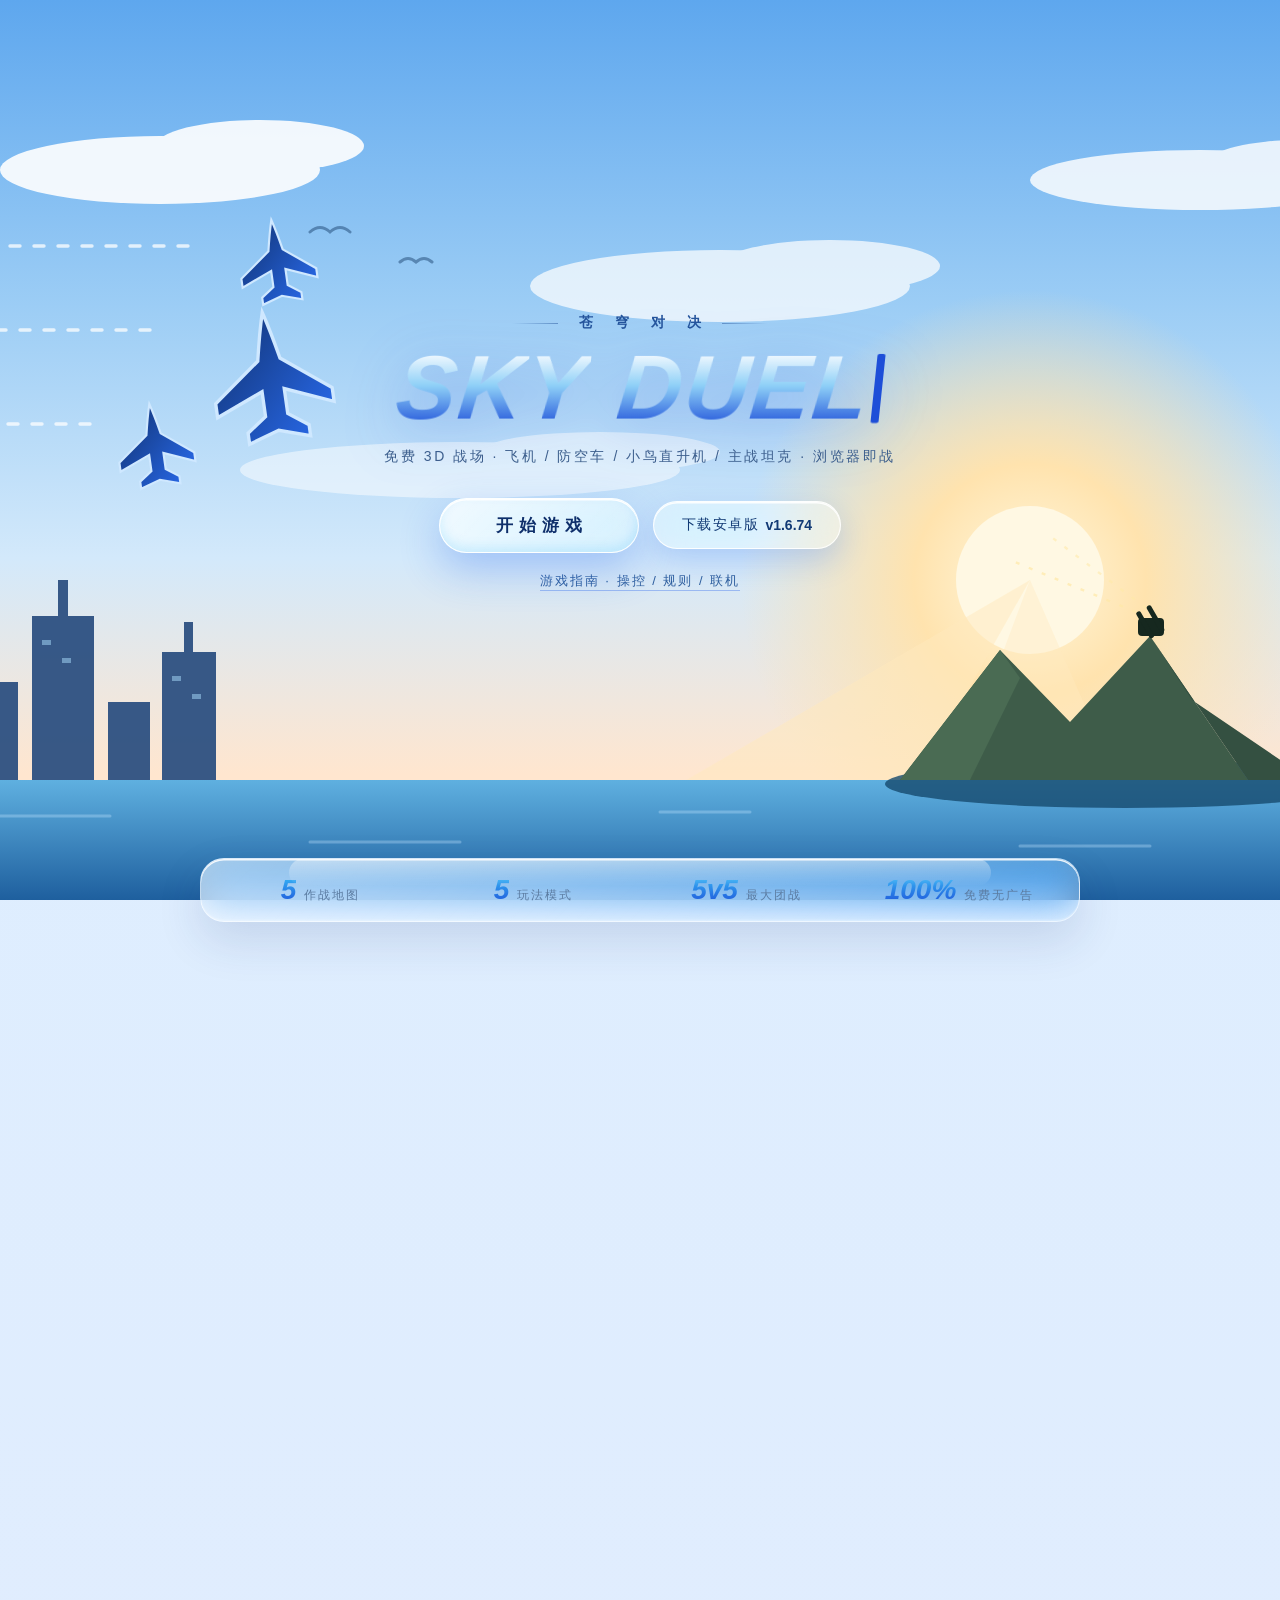
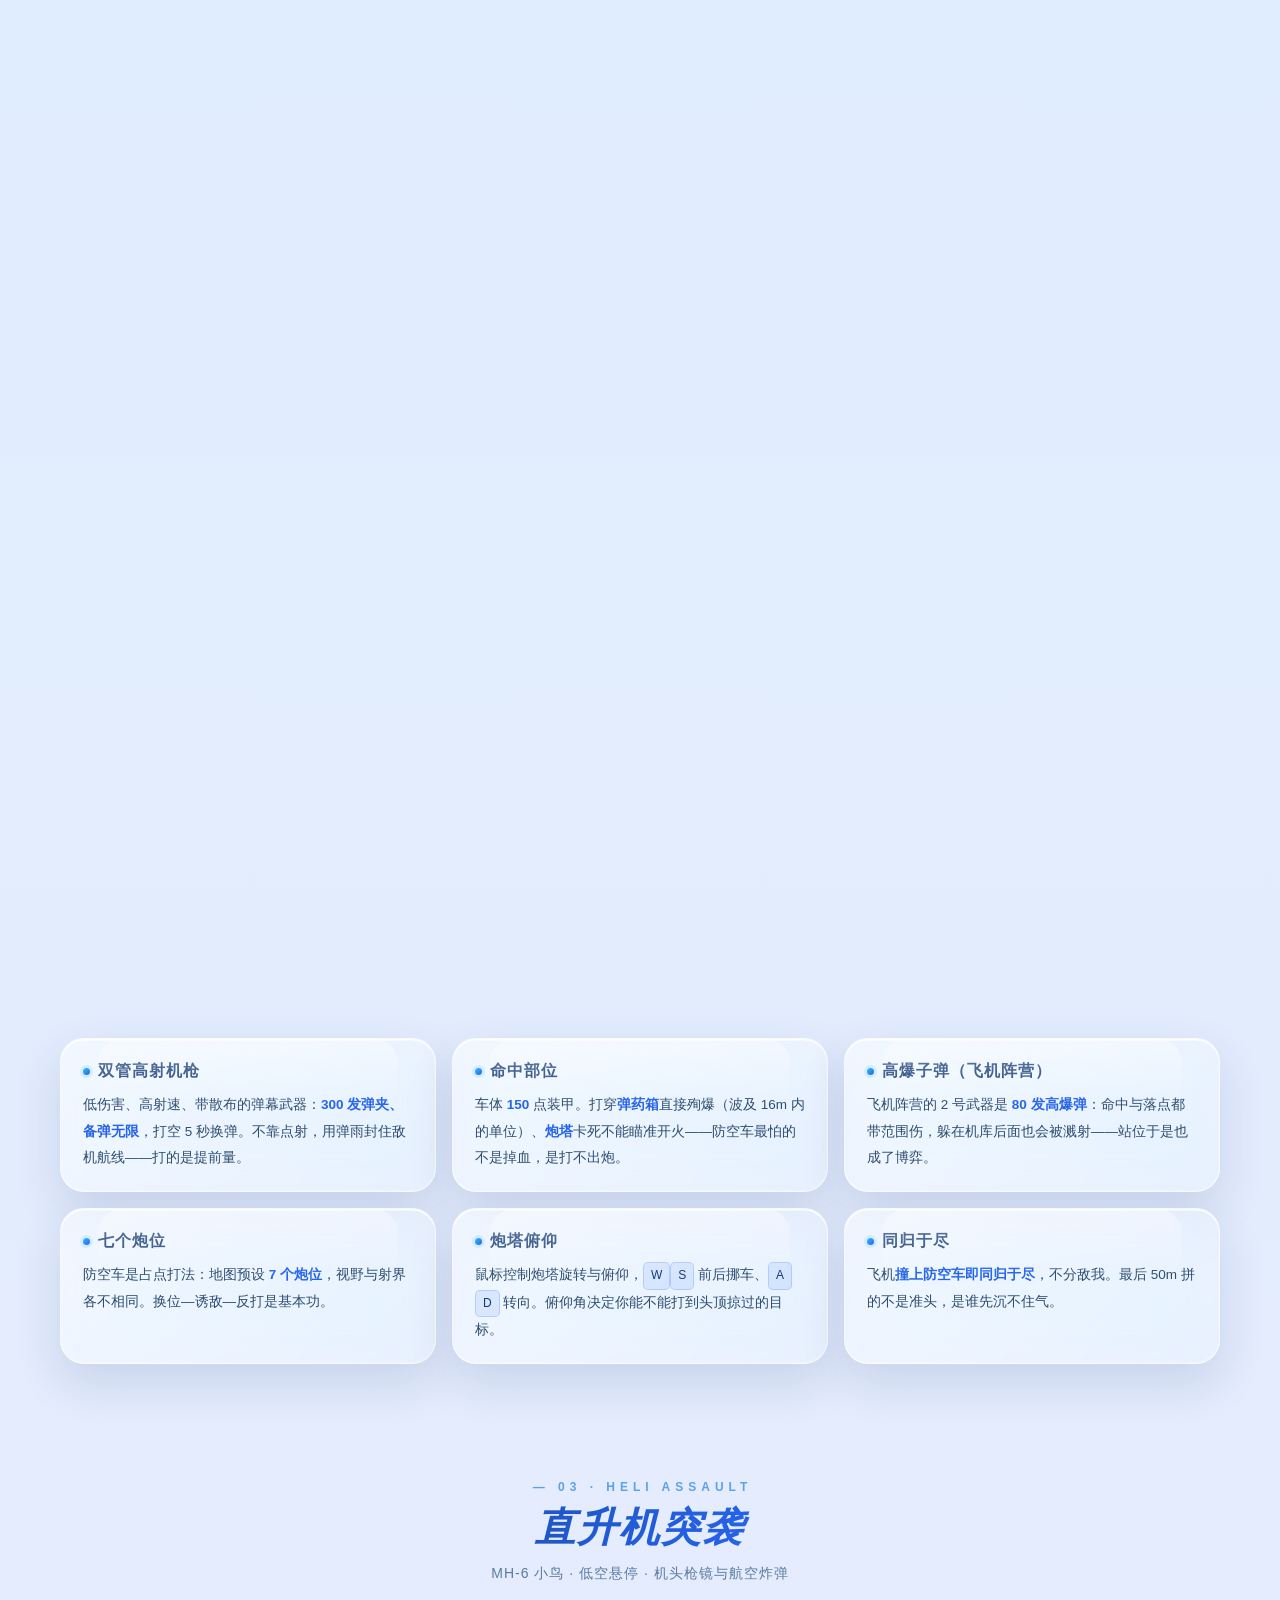
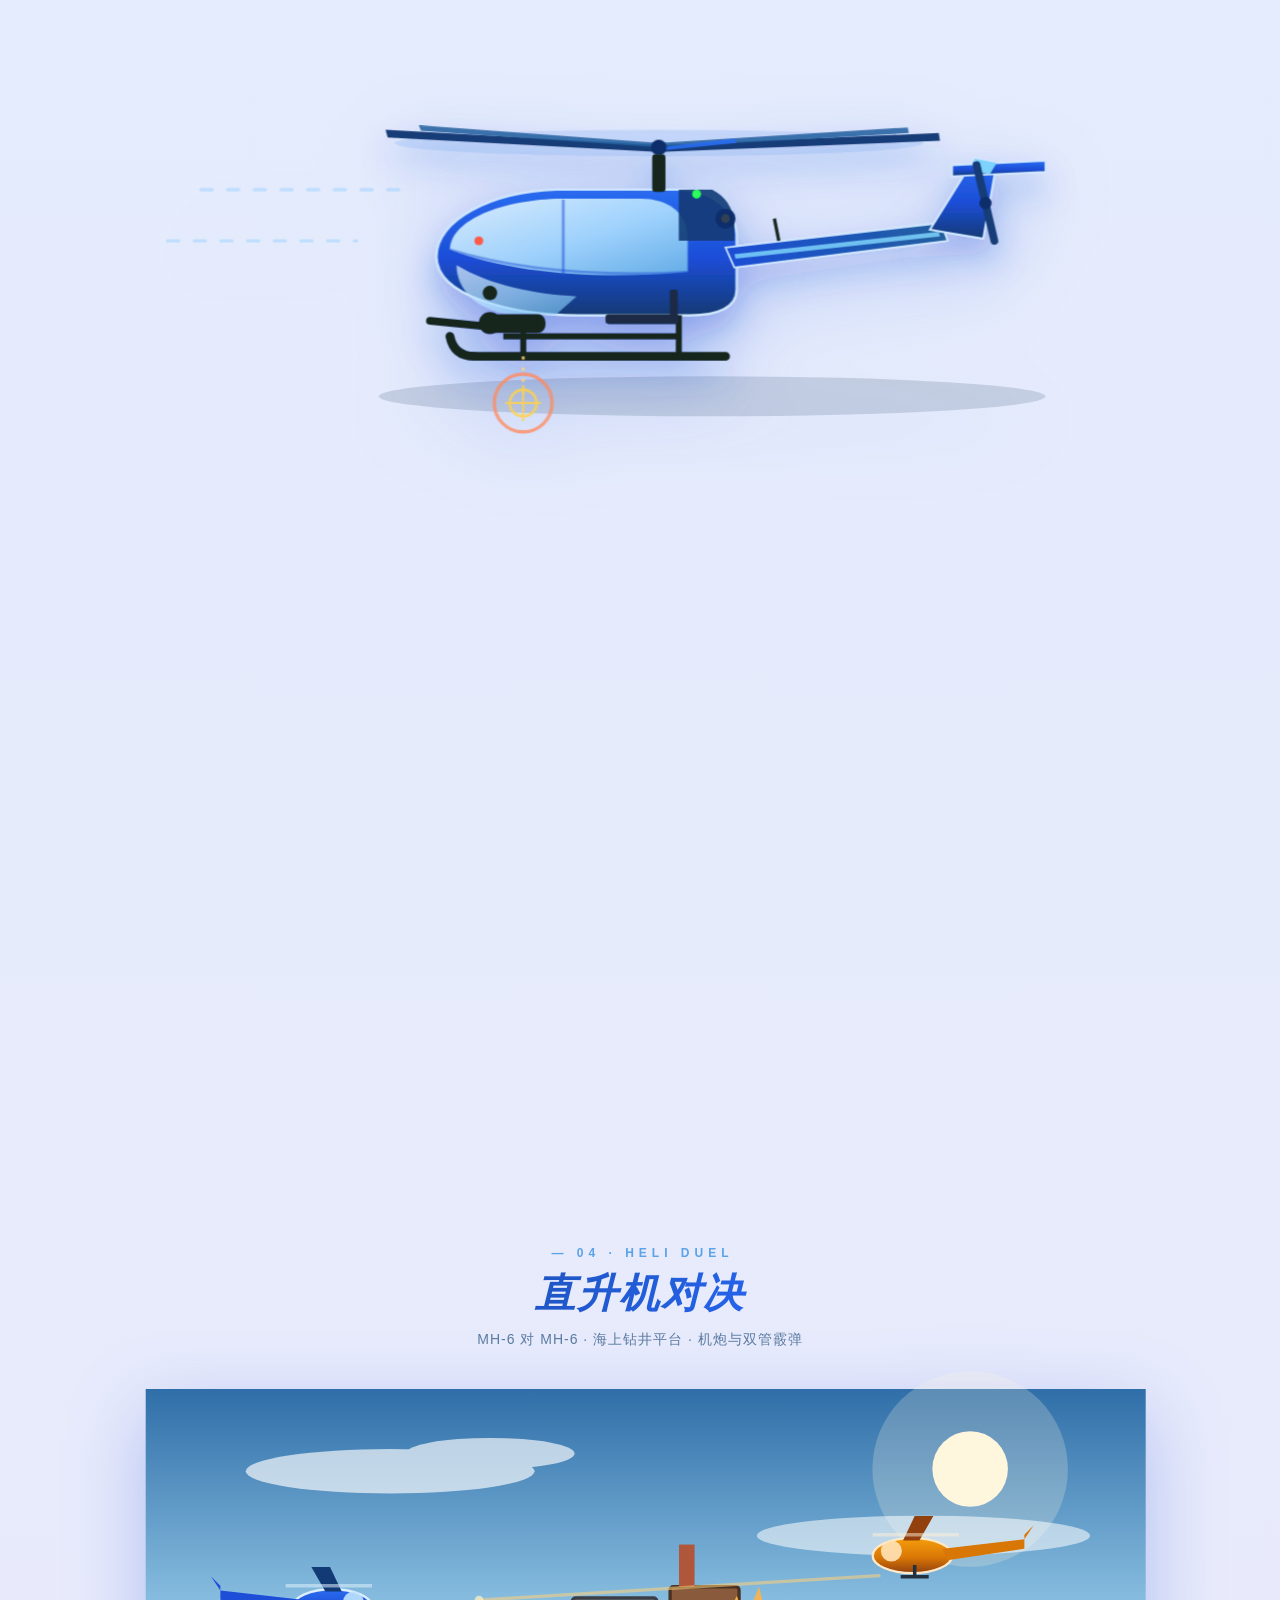
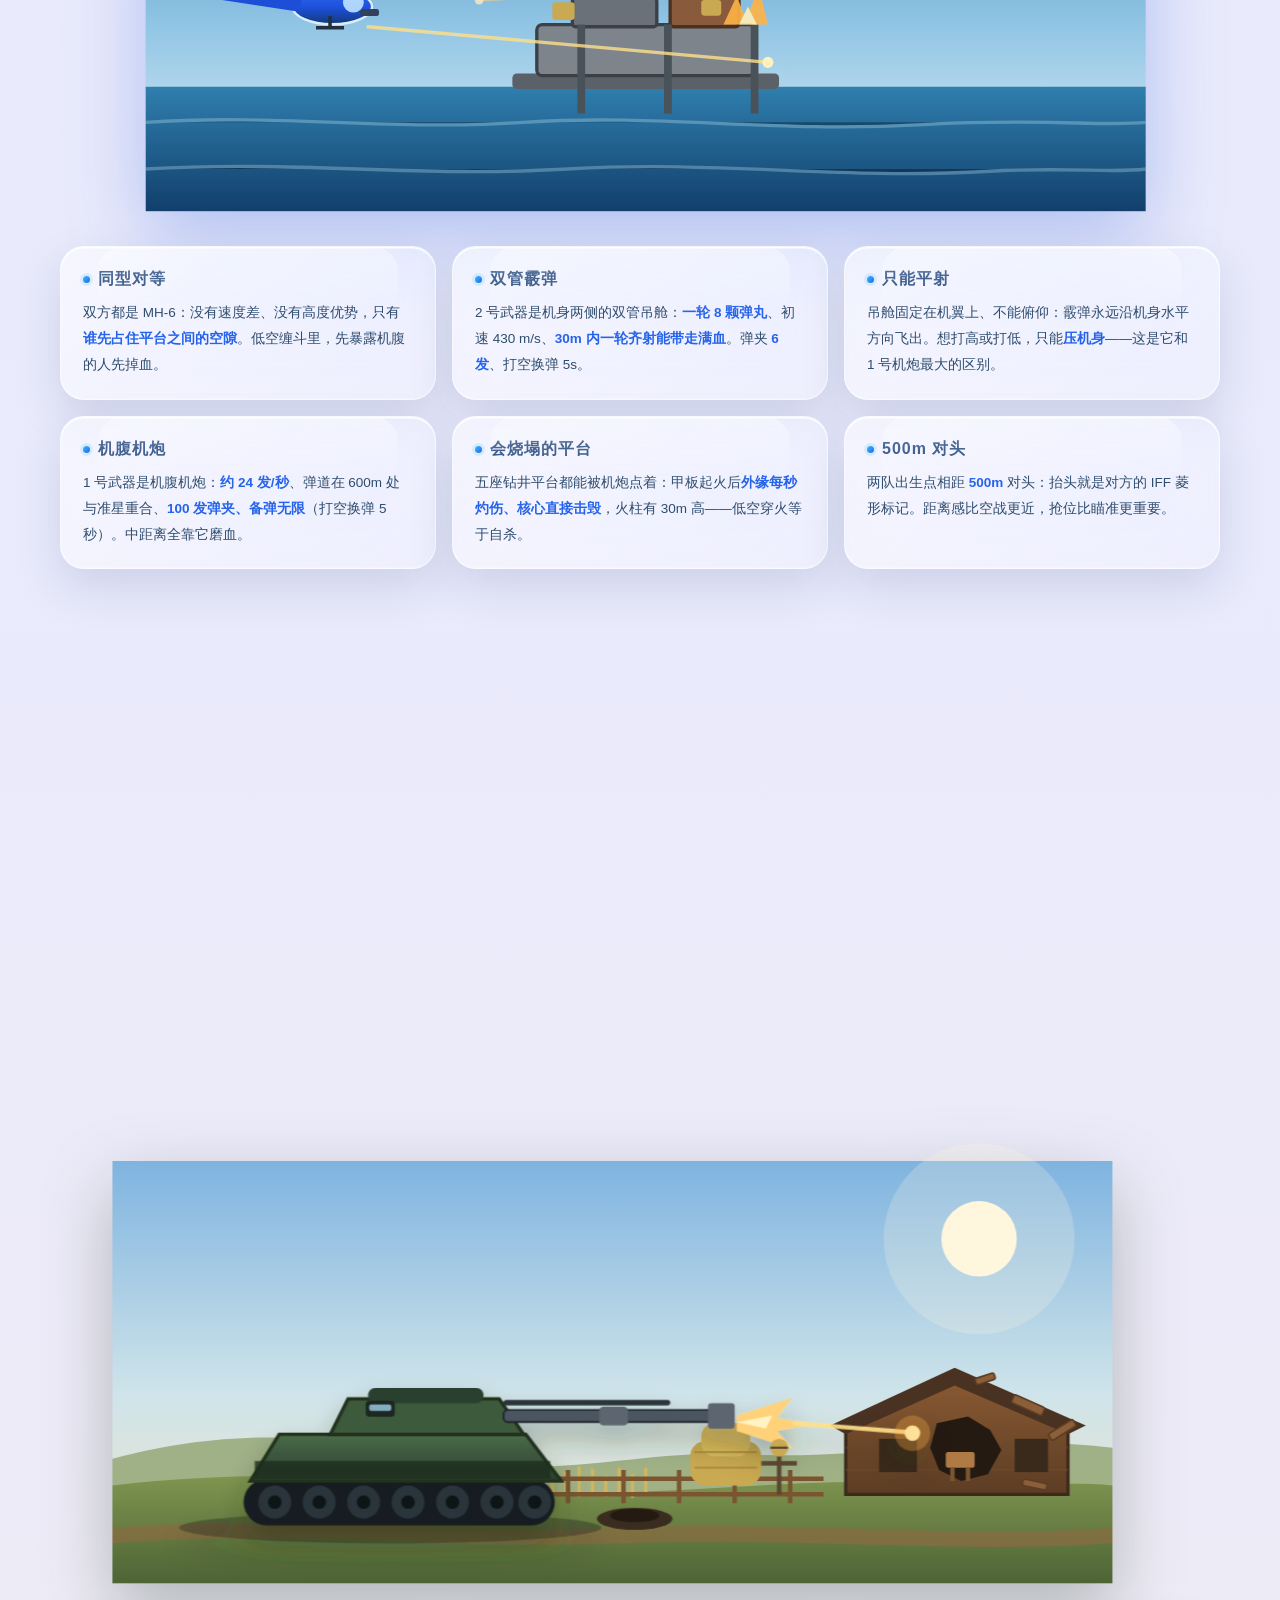
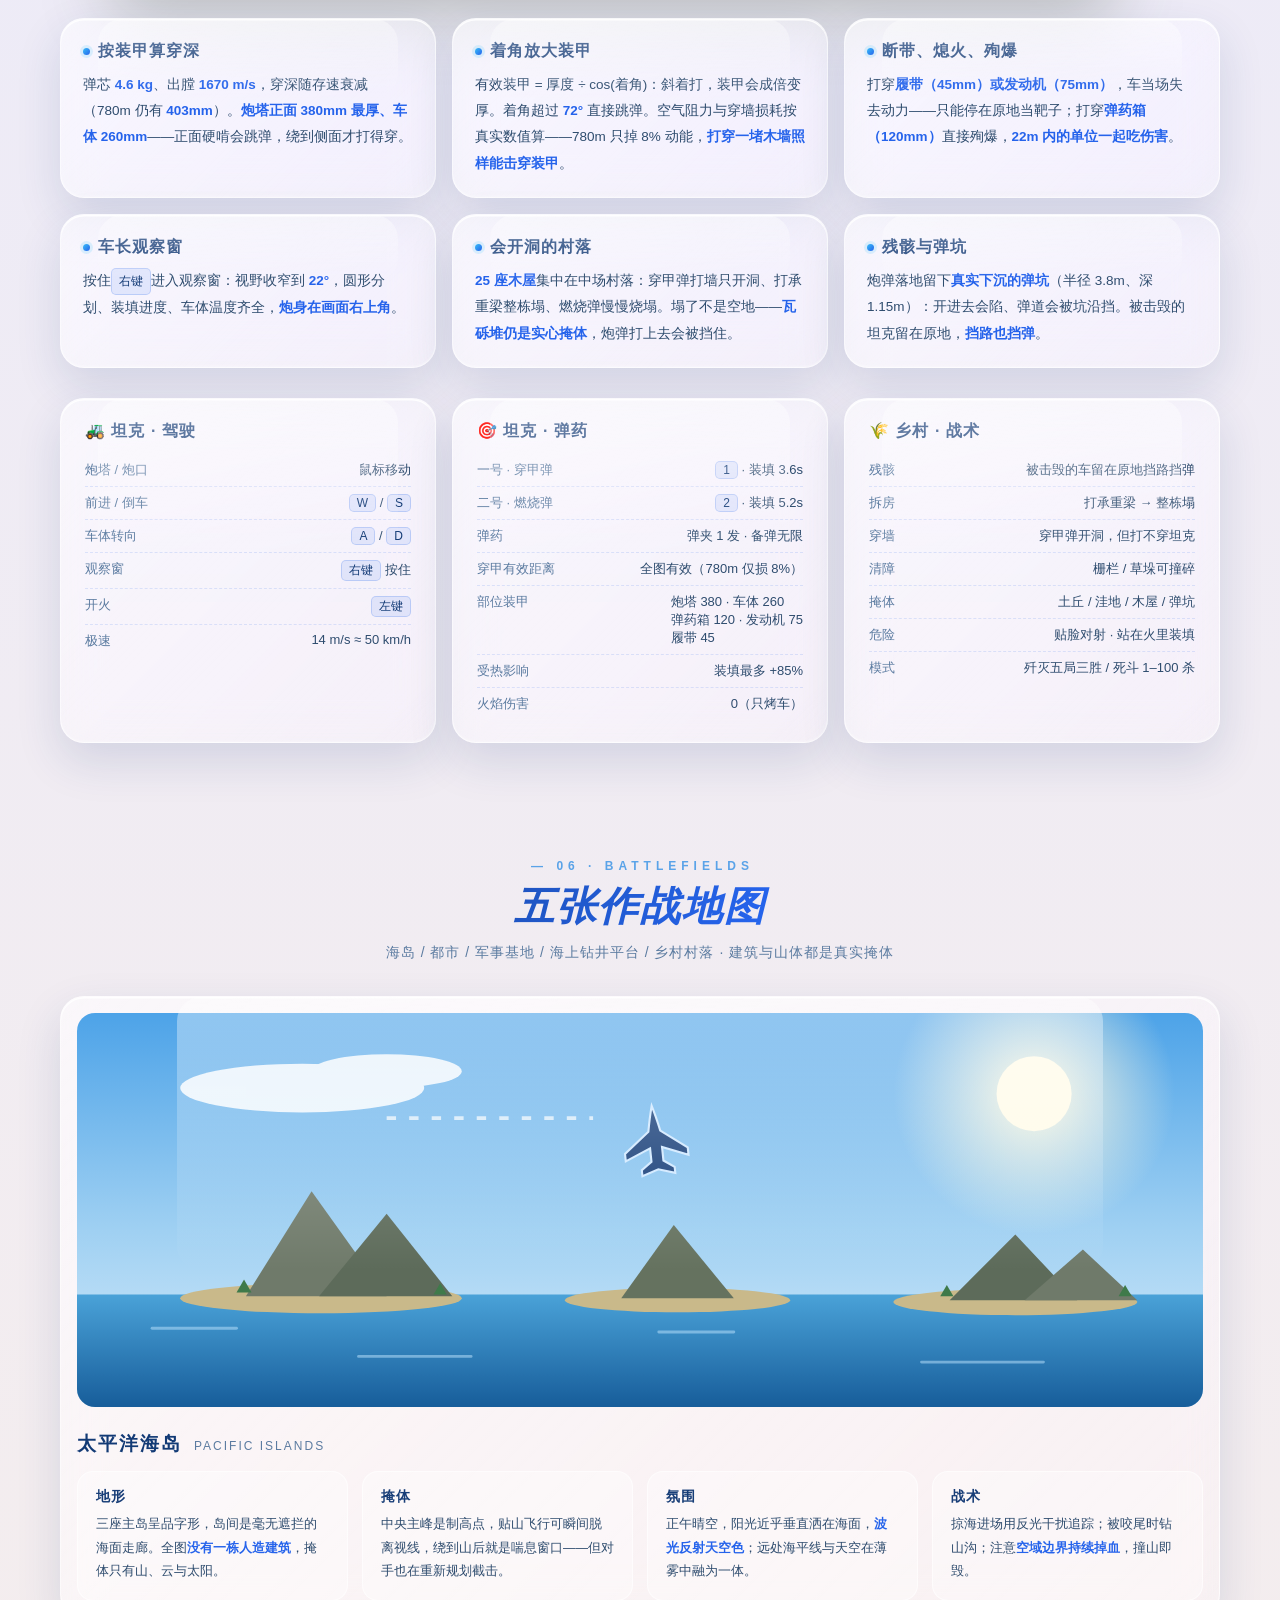
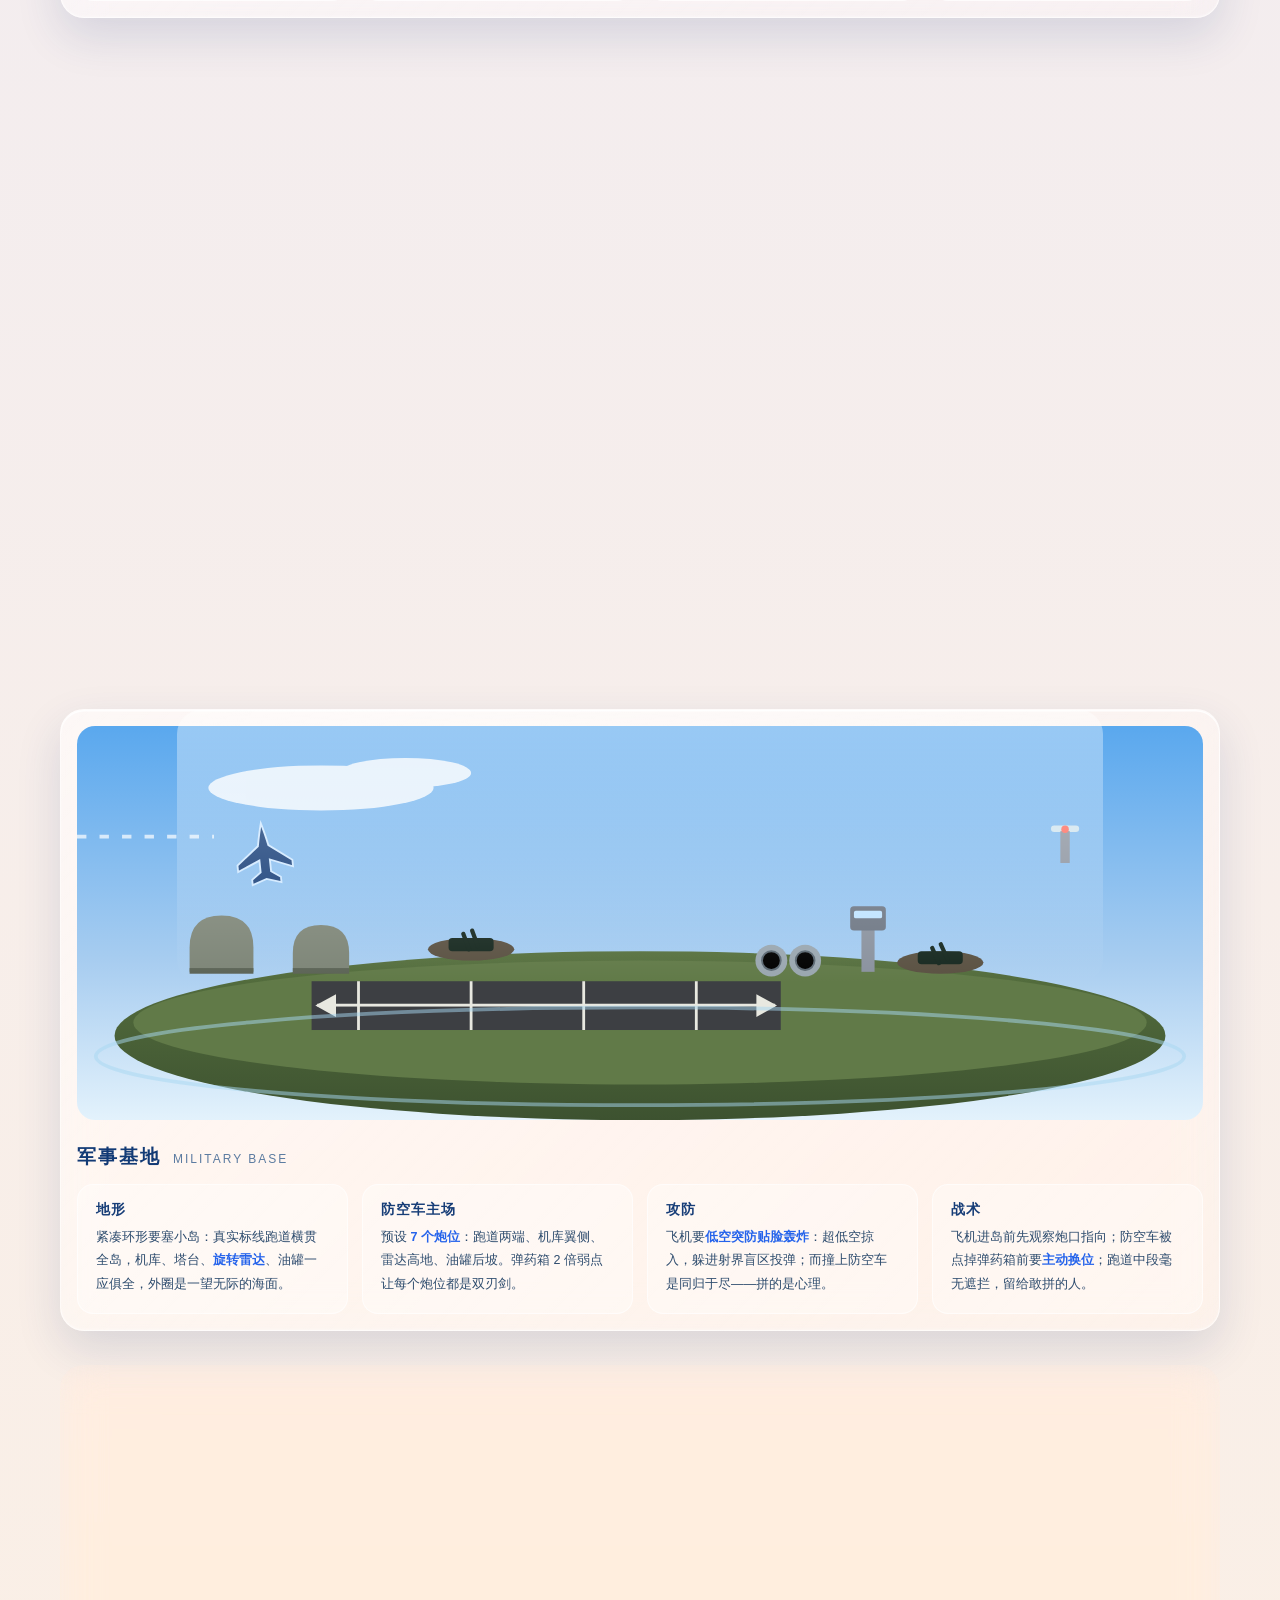
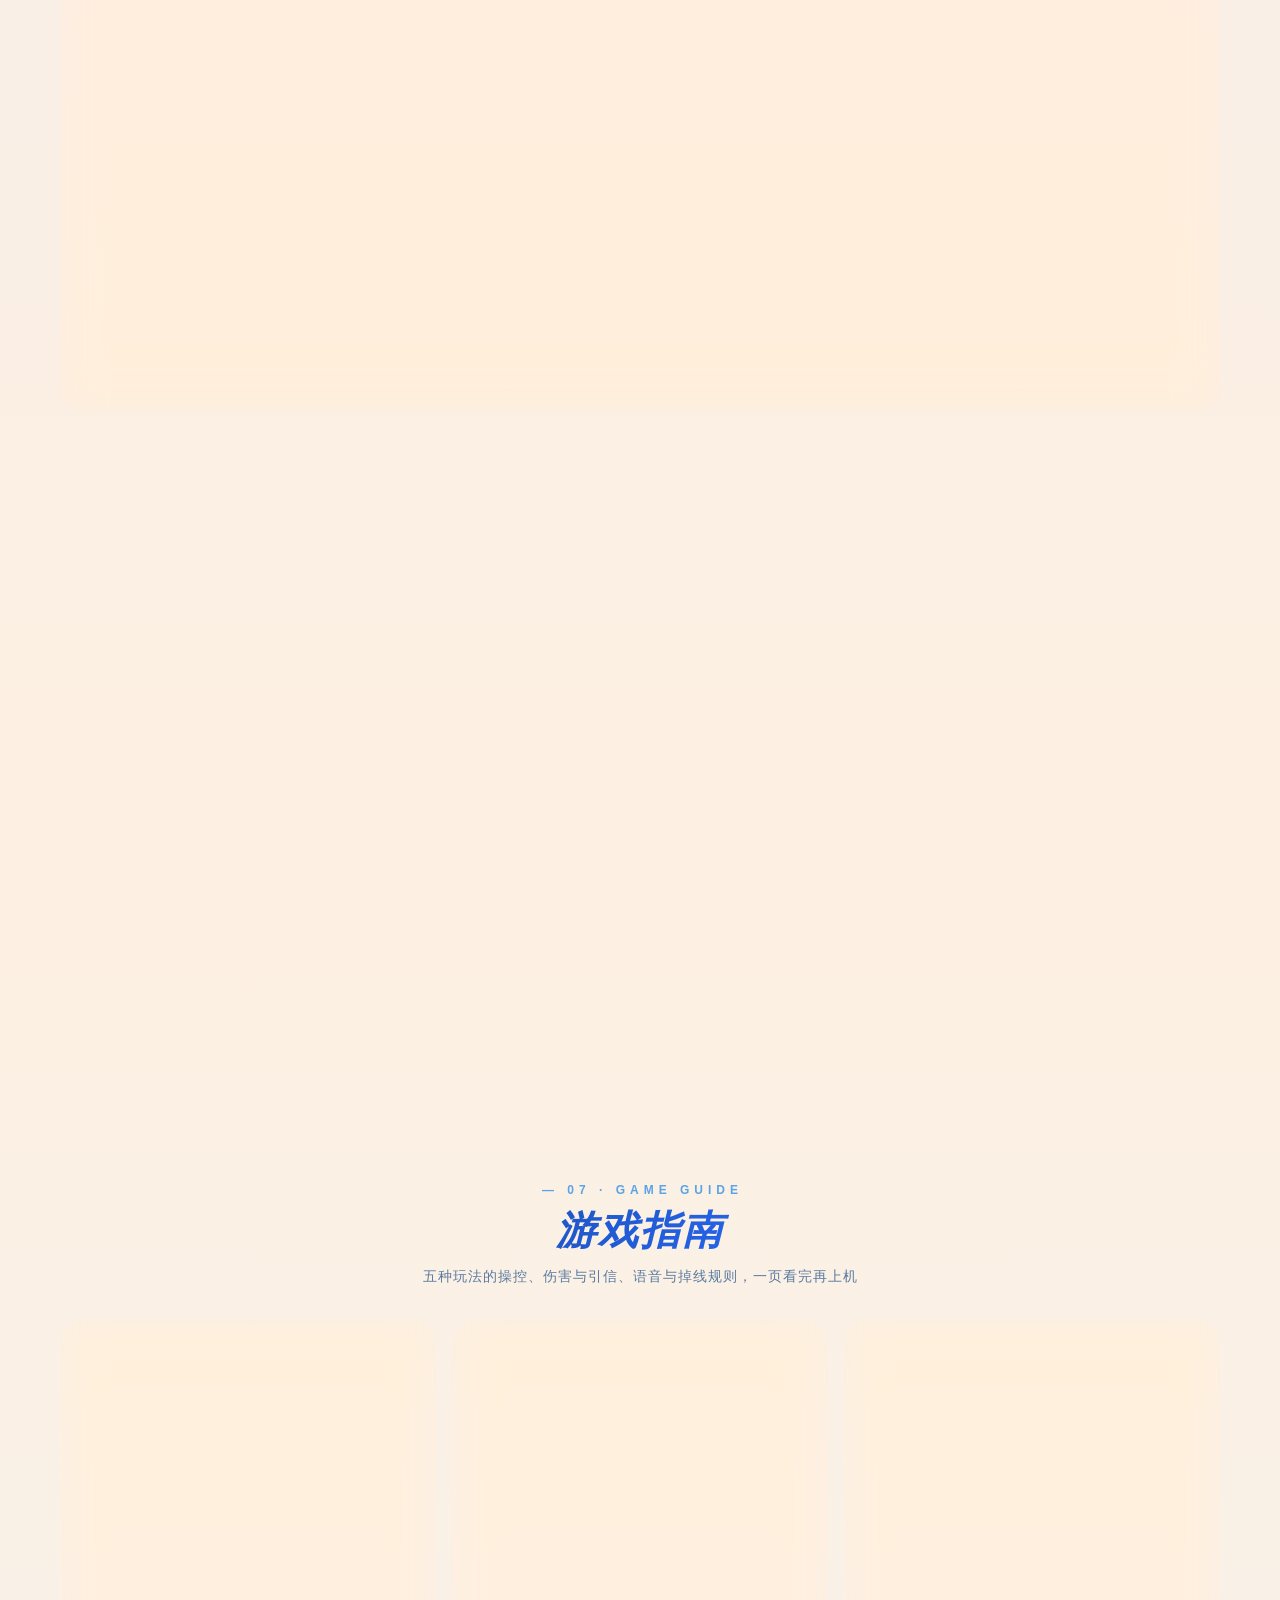
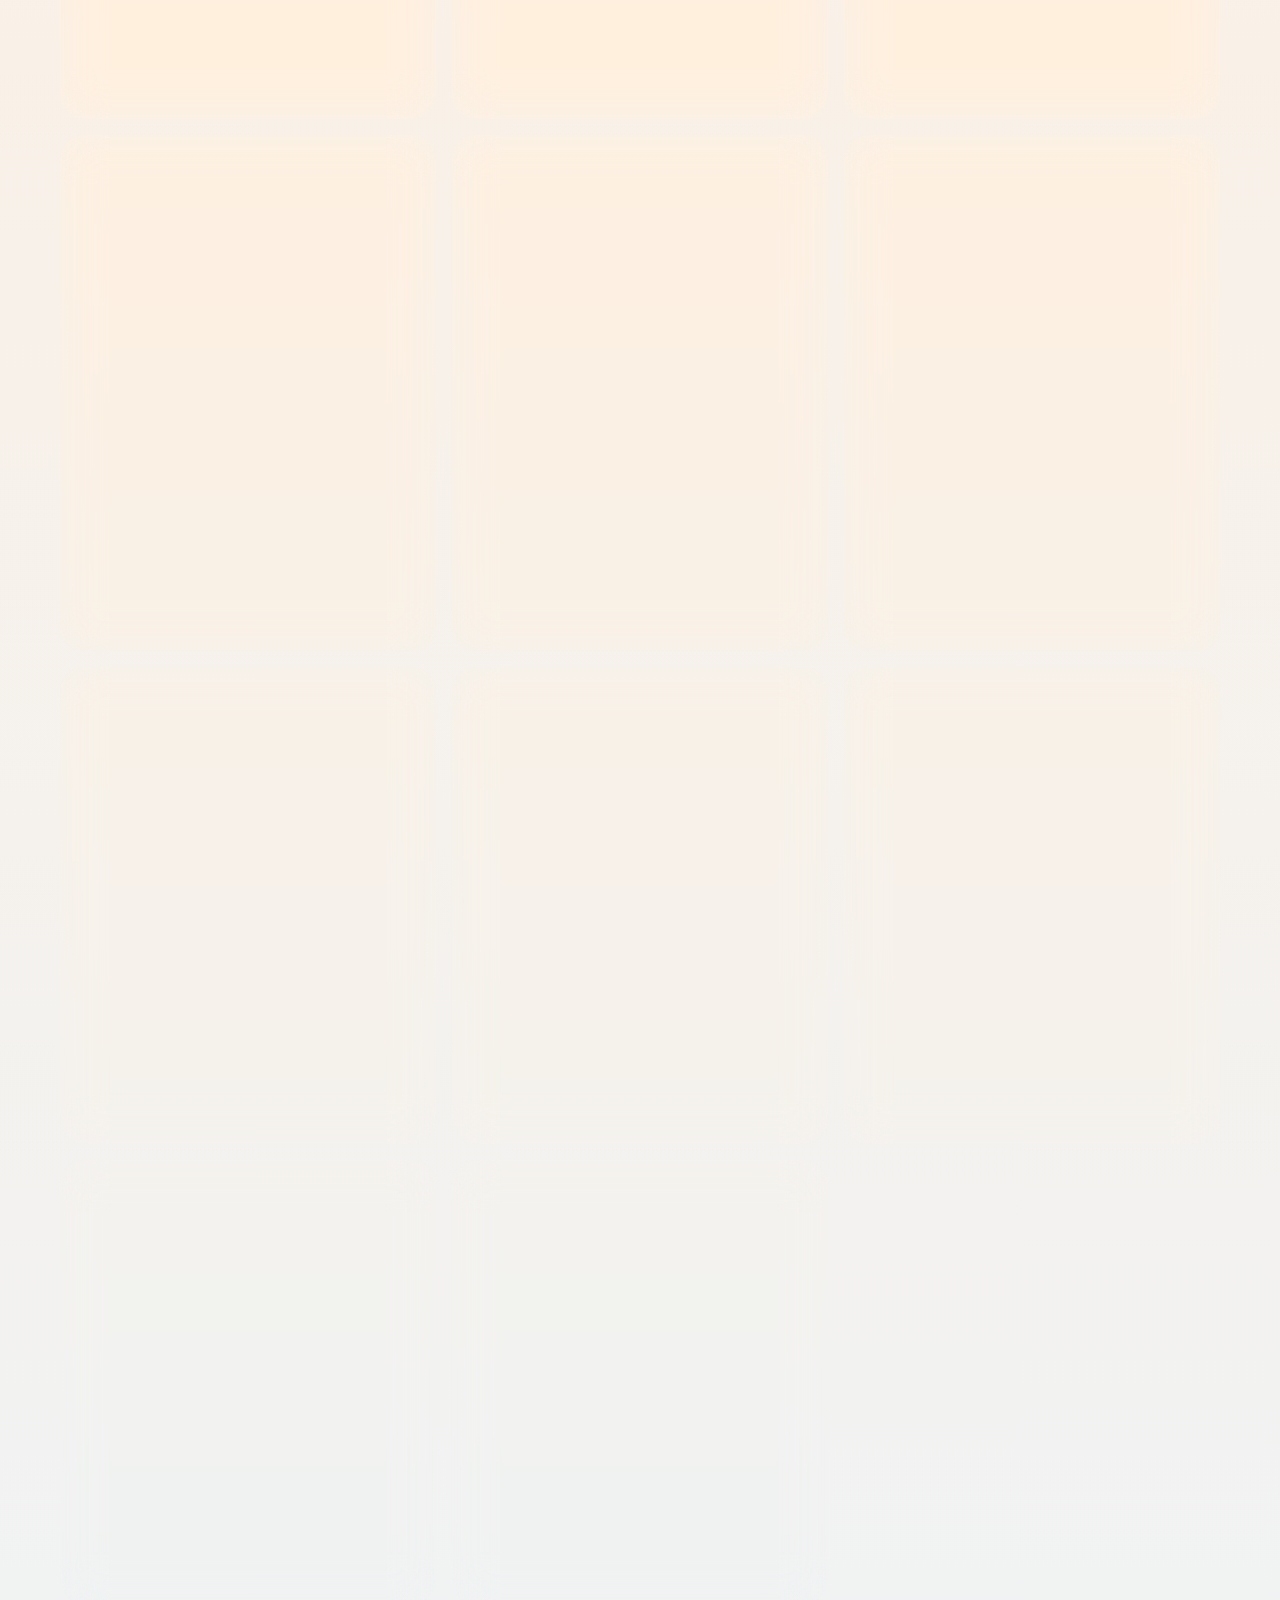
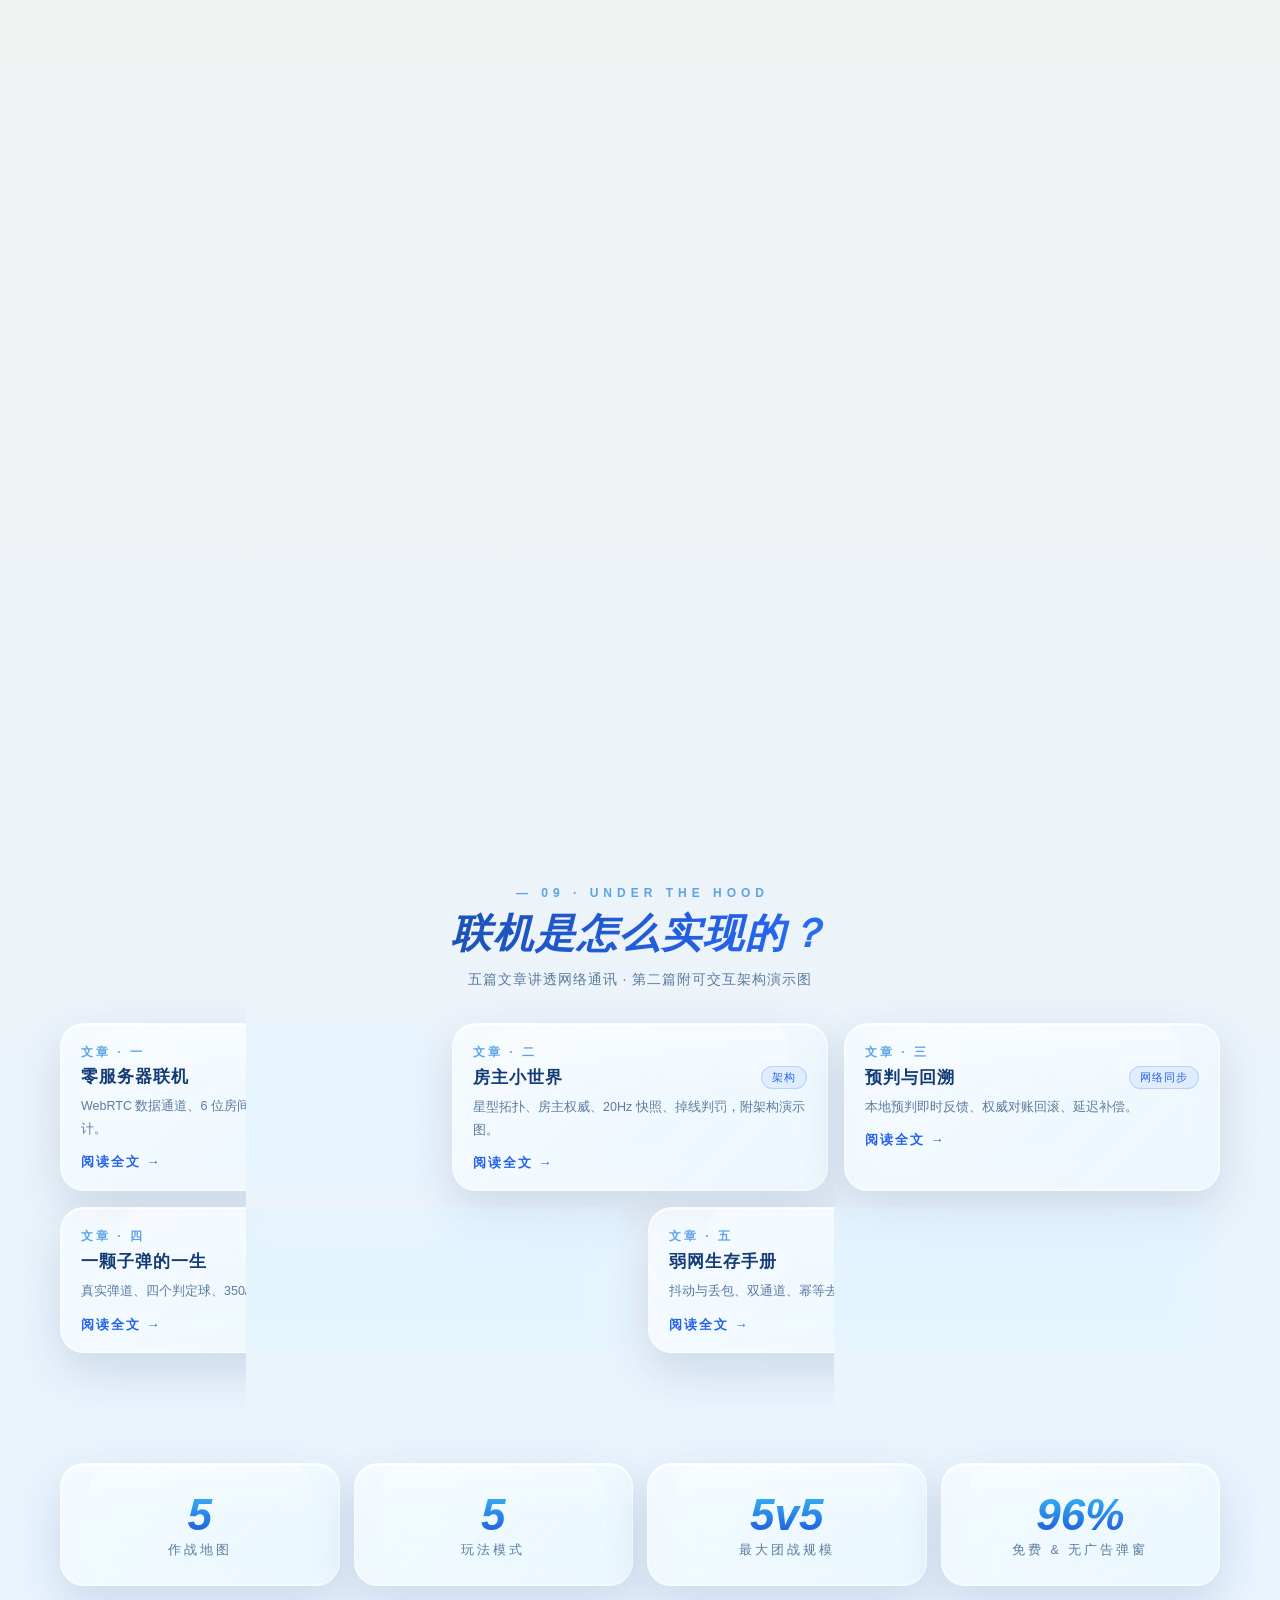
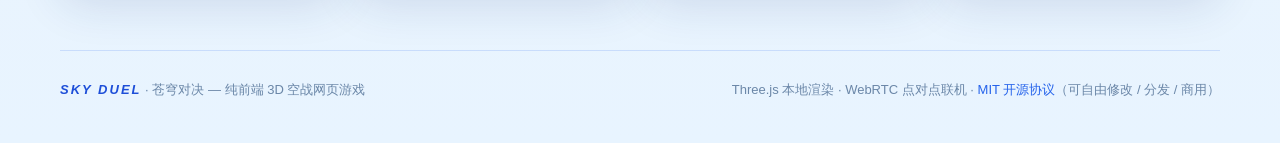
<file: index.html>
<!doctype html>
<html lang="zh-CN">
<head>
<meta charset="utf-8">
<meta name="viewport" content="width=device-width,initial-scale=1,viewport-fit=cover">
<title>苍穹对决 Sky Duel - 免费3D联机空战网页游戏 | 飞机大战 · WebRTC 双人对决</title>
<meta name="description" content="苍穹对决（Sky Duel）是一款免费免下载的 3D 空战网页游戏：机炮狗斗、防空车拦截、MH-6 直升机突袭与直升机对决、坦克对决，海岛/都市/基地/钻井平台/乡村五张地图，支持邀请码 WebRTC 联机（1v1/3v3/5v5），电脑需键盘鼠标，手机/平板可外接键鼠，打开浏览器即战。">
<meta name="keywords" content="3D飞机大战,空战游戏,网页游戏,联机游戏,双人联机,WebRTC游戏,飞行射击,免费网页游戏,手机空战游戏,苍穹对决,Sky Duel,飞机游戏在线玩,直升机游戏,小鸟直升机,MH-6,武装直升机,航空炸弹">
<meta name="author" content="Sky Duel">
<meta name="theme-color" content="#e9f2fd">
<meta name="robots" content="index,follow">
<meta property="og:type" content="website">
<meta property="og:title" content="苍穹对决 Sky Duel · 免费 3D 联机空战网页游戏">
<meta property="og:description" content="机炮狗斗 · 弱点打击 · 五张作战地图 · 邀请码联机 · 键盘鼠标操作，无需下载，打开浏览器即战。">
<meta property="og:locale" content="zh_CN">
<meta property="og:url" content="https://game.4365754.xyz/">
<meta property="og:image" content="https://game.4365754.xyz/favicon.svg">
<meta name="twitter:card" content="summary">
<link rel="canonical" href="https://game.4365754.xyz/">
<link rel="icon" type="image/svg+xml" href="./favicon.svg">
<link rel="apple-touch-icon" href="./favicon.svg">
<script type="application/ld+json">
{
  "@context": "https://schema.org",
  "@graph": [
    { "@type": "WebSite", "@id": "https://game.4365754.xyz/#website", "url": "https://game.4365754.xyz/",
      "name": "苍穹对决 Sky Duel", "alternateName": "Sky Duel", "description": "免费免下载的 3D 联机空战网页游戏",
      "inLanguage": "zh-CN", "publisher": { "@id": "https://game.4365754.xyz/#org" } },
    { "@type": "Organization", "@id": "https://game.4365754.xyz/#org", "name": "Sky Duel",
      "url": "https://game.4365754.xyz/", "logo": { "@type": "ImageObject", "url": "https://game.4365754.xyz/favicon.svg" } },
    { "@type": "VideoGame", "name": "苍穹对决", "alternateName": ["Sky Duel", "苍穹对决 Sky Duel"],
      "url": "https://game.4365754.xyz/play/", "mainEntityOfPage": "https://game.4365754.xyz/",
      "description": "免费免下载的 3D 空战网页游戏：机炮狗斗、防空车拦截、MH-6 直升机突袭与直升机对决、坦克对决，创新式无服务器 WebRTC 联机（1v1/3v3/5v5），五张作战地图，键盘鼠标操作，电脑与平板都能跑。",
      "genre": ["射击", "空战", "动作"], "gamePlatform": "Web Browser", "applicationCategory": "Game",
      "operatingSystem": "Any", "inLanguage": "zh-CN",
      "author": { "@id": "https://game.4365754.xyz/#org" }, "publisher": { "@id": "https://game.4365754.xyz/#org" },
      "offers": { "@type": "Offer", "price": "0", "priceCurrency": "CNY", "availability": "https://schema.org/InStock", "url": "https://game.4365754.xyz/play/" },
      "playMode": ["SinglePlayer", "MultiPlayer"], "gameItem": ["机炮空战", "防空车突袭", "直升机突袭", "直升机对决", "坦克对决"] },
    { "@type": "ItemList", "name": "苍穹对决技术专栏：联机原理",
      "itemListElement": [
        { "@type": "ListItem", "position": 1, "name": "零服务器联机：不花一分钱，怎么让十个人同屏狗斗？", "url": "https://game.4365754.xyz/articles/p2p/" },
        { "@type": "ListItem", "position": 2, "name": "房主小世界：你的浏览器就是服务器", "url": "https://game.4365754.xyz/articles/host-world/" },
        { "@type": "ListItem", "position": 3, "name": "本地预判 + 权威回溯：高延迟也能指哪打哪", "url": "https://game.4365754.xyz/articles/prediction/" },
        { "@type": "ListItem", "position": 4, "name": "一颗子弹的一生：从枪口到房主的一纸裁决", "url": "https://game.4365754.xyz/articles/ballistics/" },
        { "@type": "ListItem", "position": 5, "name": "弱网生存手册：丢包、抖动与那道 150ms 门槛", "url": "https://game.4365754.xyz/articles/netcode/" } ] }
  ]
}
</script>
<style>
  *{margin:0;padding:0;box-sizing:border-box}
  :root{--ink:#123a75;--text:#1e293b;--body:#2e4c6e;--muted:#5b7ba0;--accent:#2563eb;
    --glass-bd:rgba(255,255,255,.62);--shadow:0 18px 46px rgba(31,58,120,.14)}
  html{scroll-behavior:smooth}
  body{min-height:100vh;overflow-x:hidden;color:var(--text);touch-action:pan-y;
    font-family:'Noto Sans SC','PingFang SC','Microsoft YaHei',sans-serif;-webkit-font-smoothing:antialiased;
    background:linear-gradient(180deg,#dceeff 0%,#eaeafb 38%,#fdf0e2 72%,#e8f4ff 100%)}

  /* ===== 统一背景：多彩雾化光斑 + 粒子（内容为浮在其上的玻璃板块） ===== */
  #bgFx{position:fixed;inset:0;z-index:0;pointer-events:none;overflow:hidden}
  .blob{position:absolute;border-radius:50%;filter:blur(95px);opacity:.42;will-change:transform}
  .blob.b1{width:44vw;height:44vw;left:-10vw;top:-12vw;background:#ffd9a3;animation:blobA 30s ease-in-out infinite alternate}
  .blob.b2{width:38vw;height:38vw;right:-8vw;top:-4vw;background:#c9b8ff;animation:blobB 34s ease-in-out infinite alternate}
  .blob.b3{width:42vw;height:42vw;right:-12vw;bottom:-14vw;background:#8ed3ff;animation:blobA 32s ease-in-out infinite alternate-reverse}
  .blob.b4{width:34vw;height:34vw;left:-6vw;bottom:-8vw;background:#b6f3e2;animation:blobB 28s ease-in-out infinite alternate-reverse}
  @keyframes blobA{from{transform:translate(0,0) scale(1)}to{transform:translate(8vw,6vh) scale(1.14)}}
  @keyframes blobB{from{transform:translate(0,0) scale(1.1)}to{transform:translate(-7vw,6vh) scale(.93)}}
  #pcv{position:absolute;inset:0;width:100%;height:100%}
  #page{position:relative;z-index:1}

  /* ===== 液态玻璃 ===== */
  .glass{position:relative;background:linear-gradient(135deg,rgba(255,255,255,.6),rgba(255,255,255,.26));
    -webkit-backdrop-filter:blur(20px) saturate(1.8);backdrop-filter:blur(20px) saturate(1.8);
    border:1px solid var(--glass-bd);border-radius:24px;box-shadow:var(--shadow),
    inset 0 1.5px 0 rgba(255,255,255,.88),inset 0 -1.5px 1px rgba(255,255,255,.2)}
  .glass::before{content:"";position:absolute;top:0;left:10%;right:10%;height:44%;border-radius:inherit;
    background:linear-gradient(180deg,rgba(255,255,255,.4),transparent);pointer-events:none}
  .liftable{transition:transform .3s cubic-bezier(.2,.7,.3,1.1),box-shadow .3s}
  .liftable:hover{transform:translateY(-6px);box-shadow:0 26px 60px rgba(31,58,120,.2),inset 0 1.5px 0 rgba(255,255,255,.88)}

  /* ===== HERO ===== */
  .hero{position:relative;min-height:100svh;display:flex;align-items:center;justify-content:center;overflow:hidden}
  .heroScene{position:absolute;inset:0;width:100%;height:100%;display:block}
  .heroBox{position:relative;z-index:3;text-align:center;padding:0 20px;max-width:920px}
  .heroCn{display:inline-flex;align-items:center;gap:12px;font-size:14px;font-weight:900;letter-spacing:9px;
    text-indent:9px;color:#24549c}
  .heroCn::before,.heroCn::after{content:"";width:46px;height:1.5px;background:linear-gradient(90deg,transparent,rgba(36,84,156,.5))}
  .heroCn::after{background:linear-gradient(90deg,rgba(36,84,156,.5),transparent)}
  .heroTitle{margin:12px 0 2px;font-weight:900;font-style:italic;letter-spacing:2px;line-height:1;
    font-size:clamp(44px,7vw,92px);min-height:1em;white-space:nowrap;transform:skewX(-6deg);transform-origin:center;
    filter:drop-shadow(0 10px 28px rgba(29,78,216,.32))}
  .heroTitle .ch{display:inline-block;opacity:0;transform:translateY(14px) rotate(5deg);
    background:linear-gradient(180deg,#f4faff 10%,#8fd0f7 46%,#1d4ed8 94%);
    -webkit-background-clip:text;background-clip:text;color:transparent;
    animation:chIn .32s cubic-bezier(.2,.9,.3,1.4) forwards}
  @keyframes chIn{to{opacity:1;transform:none}}
  .caret{display:inline-block;width:.085em;height:.78em;margin-left:.05em;vertical-align:-.05em;
    background:#1d4ed8;border-radius:2px;animation:caretBlink .85s steps(1) infinite}
  @keyframes caretBlink{50%{opacity:0}}
  .heroSub{margin-top:14px;font-size:14px;letter-spacing:2.5px;color:#3d5f8c}
  .heroBtns{margin-top:32px;display:flex;gap:14px;justify-content:center;align-items:center;flex-wrap:wrap}
  /* 游戏指南入口（原游戏内「帮助」按钮已移到落地页，这里给一个直达锚点） */
  .heroGuideRow{margin-top:18px}
  a.heroGuide{font-size:13px;letter-spacing:2px;color:#2f5f9e;text-decoration:none;
    border-bottom:1px solid rgba(37,99,235,.35);padding-bottom:2px;transition:color .2s,border-color .2s}
  a.heroGuide:hover{color:#123a75;border-color:#2563eb}
  a.dlBtn{display:inline-flex;align-items:center;gap:6px;cursor:pointer;text-decoration:none;
    font-size:14px;letter-spacing:1.5px;color:#123a75;padding:14px 28px;border-radius:999px;
    background:rgba(255,255,255,.4);
    -webkit-backdrop-filter:blur(18px) saturate(1.9);backdrop-filter:blur(18px) saturate(1.9);
    border:1.5px solid rgba(255,255,255,.9);
    box-shadow:0 12px 30px rgba(37,99,235,.22),inset 0 1.5px 0 rgba(255,255,255,.9);
    transition:transform .25s,box-shadow .25s}
  a.dlBtn:hover{transform:translateY(-2px);box-shadow:0 18px 40px rgba(37,99,235,.3),inset 0 1.5px 0 rgba(255,255,255,.95)}
  a.dlBtn b{font-weight:bold;letter-spacing:0}
  a.startBtn{position:relative;overflow:hidden;display:inline-flex;align-items:center;cursor:pointer;text-decoration:none;
    font-size:17px;font-weight:bold;letter-spacing:6px;text-indent:6px;color:#0f2f6b;padding:15px 50px;border-radius:999px;
    background:linear-gradient(135deg,rgba(255,255,255,.8),rgba(255,255,255,.36));
    -webkit-backdrop-filter:blur(18px) saturate(1.9);backdrop-filter:blur(18px) saturate(1.9);
    border:1.5px solid rgba(255,255,255,.92);
    box-shadow:0 16px 40px rgba(37,99,235,.3),inset 0 1.5px 0 rgba(255,255,255,.95),inset 0 -5px 12px rgba(56,189,248,.2);
    transition:transform .25s,box-shadow .25s}
  a.startBtn:hover{transform:translateY(-3px) scale(1.02);box-shadow:0 24px 54px rgba(37,99,235,.4),inset 0 1.5px 0 rgba(255,255,255,.95)}
  a.startBtn::after{content:"";position:absolute;top:0;left:-80%;width:52%;height:100%;
    background:linear-gradient(105deg,transparent,rgba(255,255,255,.75),transparent);animation:btnSweep 3.4s ease-in-out infinite}
  @keyframes btnSweep{0%{left:-80%}55%,100%{left:135%}}
  /* 手机浏览器：网页端不提供游玩入口（触屏操控收窄到安卓 App），只保留下载按钮 */
  .heroBtns.mobileOnly .startBtn{display:none}
  .heroBtns.mobileOnly .dlBtn{font-size:17px;font-weight:bold;letter-spacing:3px;color:#0f2f6b;padding:15px 44px;
    border-color:rgba(37,99,235,.45)}

  /* hero 场景动效 */
  .cloud{animation:cloudDrift linear infinite}
  .cloud.c1{animation-duration:64s}.cloud.c2{animation-duration:88s;animation-delay:-30s}
  .cloud.c3{animation-duration:110s;animation-delay:-60s}
  @keyframes cloudDrift{from{transform:translateX(-260px)}to{transform:translateX(260px)}}
  .sunGlow{transform-origin:center;animation:sunBreath 5s ease-in-out infinite}
  @keyframes sunBreath{0%,100%{opacity:.85;transform:scale(1)}50%{opacity:1;transform:scale(1.05)}}
  .trail{stroke-dasharray:10 14;animation:trailFlow 1.6s linear infinite}
  @keyframes trailFlow{to{stroke-dashoffset:-48}}
  .jetG{animation:jetFloat 4.2s ease-in-out infinite}
  .jetG.j2{animation-delay:-1.4s}.jetG.j3{animation-delay:-2.6s}
  @keyframes jetFloat{0%,100%{transform:translateY(0)}50%{transform:translateY(-12px)}}
  .gunTrk{stroke-dasharray:4 10;animation:trkFlow 1.2s linear infinite}
  .bigHeli{filter:drop-shadow(0 24px 38px rgba(29,78,216,.28))}
  .bigTank{filter:drop-shadow(0 26px 34px rgba(37,55,32,.30))}
  .tankFlash{animation:tankFlash .16s steps(2,end) infinite}
  .tankTracer{animation:tankTracer 1.4s linear infinite}
  .tankDebris{animation:tankDebris 6s ease-out infinite}
  @keyframes tankFlash{0%{opacity:.55}100%{opacity:1}}
  @keyframes tankTracer{0%,8%{opacity:0}22%{opacity:.95}72%{opacity:.8}100%{opacity:0}}
  @keyframes tankDebris{0%,10%{opacity:0;transform:translate(0,0) rotate(0)}
    22%{opacity:1}70%{opacity:.95;transform:translate(12px,-8px) rotate(12deg)}
    100%{opacity:0;transform:translate(22px,20px) rotate(28deg)}}
  .heliFloat{animation:heliFloat 5.4s ease-in-out infinite}
  @keyframes heliFloat{0%,100%{transform:translate(0,0) rotate(-1deg)}50%{transform:translate(10px,-10px) rotate(.6deg)}}
  .tailSpin{transform-origin:746px 162px;animation:rotorSpin .55s linear infinite}
  .dash{animation:dashMove 1s linear infinite}
  @keyframes dashMove{to{stroke-dashoffset:-20}}
  @keyframes trkFlow{to{stroke-dashoffset:-28}}
  .radarG{transform-origin:1040px 118px;animation:radarSpin 4.5s linear infinite}
  @keyframes radarSpin{from{transform:rotate(0)}to{transform:rotate(360deg)}}

  /* ===== 首屏下沿数据条 ===== */
  .quickbar{width:min(880px,92%);margin:-42px auto 0;position:relative;z-index:4;
    display:grid;grid-template-columns:repeat(4,1fr);gap:10px;padding:15px 18px}
  .qb{display:flex;align-items:baseline;justify-content:center;gap:8px}
  .qb b{font-size:clamp(19px,2.5vw,28px);font-style:italic;font-weight:900;
    background:linear-gradient(180deg,#38bdf8,#1d4ed8);-webkit-background-clip:text;background-clip:text;color:transparent}
  .qb span{font-size:12px;color:var(--muted);letter-spacing:2px}

  /* ===== 通用分区 ===== */
  .lsec{position:relative;width:min(1160px,94%);margin:0 auto;padding:92px 0 24px}
  .lsecHead{margin-bottom:34px;text-align:center}
  .lsecNo{font-size:12px;font-weight:900;color:#5aa3e8;letter-spacing:5px;text-indent:5px}
  .lsecTitle{font-size:clamp(26px,3.4vw,40px);font-weight:900;font-style:italic;letter-spacing:2px;margin-top:6px;
    background:linear-gradient(120deg,#123a75,#2563eb 60%,#38bdf8);-webkit-background-clip:text;background-clip:text;color:transparent}
  .lsecDesc{margin-top:10px;color:var(--muted);font-size:14px;letter-spacing:1px}
  .reveal{opacity:0;transform:translateY(38px);transition:opacity .7s cubic-bezier(.2,.7,.3,1),transform .7s cubic-bezier(.2,.7,.3,1)}
  .reveal.in{opacity:1;transform:none}
  .reveal.d1{transition-delay:.08s}.reveal.d2{transition-delay:.16s}.reveal.d3{transition-delay:.24s}

  /* ===== 巨幅展示（飞机 / 防空车） ===== */
  .showVisual{position:relative;display:flex;justify-content:center;padding:6px 0 0}
  .showVisual svg{display:block;width:min(92%,1000px);height:auto;overflow:visible}
  .bigJet{filter:drop-shadow(0 24px 38px rgba(29,78,216,.3))}
  .bigGun{filter:drop-shadow(0 24px 38px rgba(30,58,95,.28))}
  .jetFly{animation:jetFly 9s ease-in-out infinite}
  @keyframes jetFly{0%,100%{transform:translate(0,0) rotate(-3deg)}50%{transform:translate(24px,-14px) rotate(-1.5deg)}}
  .burn{animation:burnFlick .28s ease-in-out infinite alternate;transform-origin:322px 158px}
  @keyframes burnFlick{from{opacity:.55;transform:scaleX(.92)}to{opacity:.95;transform:scaleX(1.1)}}
  .turretG{transform-origin:588px 250px;animation:turretSweep 7.5s ease-in-out infinite alternate}
  @keyframes turretSweep{from{transform:rotate(-9deg)}to{transform:rotate(7deg)}}
  .muzzle{stroke-dasharray:3 14;animation:trkFlow .5s linear infinite}

  /* 特性网格 */
  .featGrid{display:grid;grid-template-columns:repeat(3,1fr);gap:16px;margin-top:34px}
  .featCard{padding:22px 22px 20px}
  .featCard h3{font-size:16px;font-weight:900;letter-spacing:1px;color:#173d77;display:flex;align-items:center;gap:8px}
  .featCard h3 i{width:7px;height:7px;border-radius:50%;background:linear-gradient(135deg,#38bdf8,#2563eb);
    box-shadow:0 0 0 3px rgba(56,189,248,.16);flex:none}
  .featCard p{font-size:13.5px;line-height:1.95;color:var(--body);margin-top:10px}
  .featCard b{color:var(--accent)}

  /* ===== 地图大展示（内联详解） ===== */
  .mapShow{margin-top:34px;padding:16px}
  .mapPanorama{display:block;width:100%;border-radius:18px}
  .mapTitle{display:flex;align-items:baseline;gap:12px;margin:24px 0 0}
  .mapTitle b{font-size:19px;font-weight:900;letter-spacing:2px;color:#123a75}
  .mapTitle em{font-style:normal;font-size:12px;color:var(--muted);letter-spacing:2px}
  .mapFacts{display:grid;grid-template-columns:repeat(4,1fr);gap:14px;margin-top:14px}
  .fact{padding:16px 18px;background:rgba(255,255,255,.34);border:1px solid rgba(255,255,255,.6);border-radius:16px}
  .fact h4{font-size:14px;font-weight:900;letter-spacing:1px;color:#173d77;margin-bottom:7px}
  .fact p{font-size:12.5px;line-height:1.9;color:var(--body)}
  .fact b{color:var(--accent)}

  /* ===== 操控指南 ===== */
  .ctrlGrid{display:grid;grid-template-columns:repeat(3,1fr);gap:16px;margin-top:30px}
  .ctrlCard{padding:22px 24px}
  .ctrlCard h3{font-size:16px;font-weight:900;letter-spacing:1px;color:#173d77;margin-bottom:12px}
  .ctrlRow{display:flex;justify-content:space-between;gap:12px;padding:7px 0;border-bottom:1px dashed rgba(37,99,235,.14);
    font-size:13px;color:var(--body)}
  .ctrlRow:last-child{border-bottom:0}
  .ctrlRow span:first-child{color:var(--muted);flex:none;min-width:112px}
  kbd{display:inline-block;background:rgba(37,99,235,.1);border:1px solid rgba(37,99,235,.2);border-radius:5px;
    padding:1px 7px;font-family:inherit;font-size:12px;color:var(--ink)}

  /* ===== 联机（浅色玻璃，与全站统一背景衔接） ===== */
  .netGrid{display:grid;grid-template-columns:1fr 1fr;gap:16px;margin-top:30px}
  .netCard{padding:24px}
  .netCard h3{font-size:16.5px;font-weight:900;letter-spacing:1px;color:#123a75;margin-bottom:3px}
  .netCard .ncSub{font-size:11.5px;letter-spacing:2px;color:var(--muted)}
  .netCard p{font-size:13.5px;line-height:1.95;color:var(--body);margin-top:11px}
  .netCard svg{display:block;width:100%;height:168px;margin-top:12px}
  .netCard.old svg .nline{stroke:#9aa8bd}
  .netCard.new svg .nline{stroke:#2563eb;stroke-dasharray:7 9;animation:netFlow 1.1s linear infinite}
  .netCard.new svg .nnode{animation:nodeGlow 2.4s ease-in-out infinite}
  @keyframes netFlow{to{stroke-dashoffset:-32}}
  @keyframes nodeGlow{0%,100%{filter:drop-shadow(0 0 2px rgba(37,99,235,.35))}50%{filter:drop-shadow(0 0 9px rgba(56,189,248,.9))}}
  .stepRow{display:grid;grid-template-columns:repeat(3,1fr);gap:14px;margin-top:18px}
  .stepCard{padding:18px 20px}
  .stepCard .sn{font-size:12px;font-weight:900;font-style:italic;color:#38bdf8;letter-spacing:2px}
  .stepCard h4{font-size:15px;font-weight:900;letter-spacing:1px;color:#123a75;margin:5px 0 7px}
  .stepCard p{font-size:12.5px;line-height:1.9;color:var(--body)}
  .netBadges{display:flex;gap:12px;flex-wrap:wrap;justify-content:center;margin-top:22px}
  .netBadge{display:flex;align-items:center;gap:8px;color:#173d77;font-size:13px;letter-spacing:1px;
    border:1px solid rgba(37,99,235,.18);background:rgba(37,99,235,.06);border-radius:999px;padding:9px 18px}
  .netBadge b{color:var(--accent);font-style:italic}

  /* ===== 技术专栏 ===== */
  .artRow{display:grid;grid-template-columns:repeat(6,1fr);gap:16px}
  .artRow>a{grid-column:span 2}
  .artRow>a:nth-child(4),.artRow>a:nth-child(5){grid-column:span 3}
  a.artCard{display:block;text-decoration:none;color:inherit}
  .artCard .mcBody{padding:20px 20px 18px;position:relative;z-index:1}
  .artNo{font-size:12px;font-weight:900;color:#5aa3e8;letter-spacing:3px}
  .artCard .mcName{display:flex;align-items:center;justify-content:space-between;font-weight:900;font-size:16.5px;
    letter-spacing:1px;margin-top:5px;color:#123a75}
  .artTag{font-size:11px;font-weight:normal;color:var(--accent);background:rgba(37,99,235,.08);
    border:1px solid rgba(37,99,235,.2);border-radius:999px;padding:3px 10px;letter-spacing:1px}
  .artCard .mcDesc{font-size:12.5px;color:var(--muted);line-height:1.85;margin-top:7px}
  .artRead{display:inline-flex;align-items:center;gap:6px;margin-top:12px;font-size:13px;font-weight:bold;
    letter-spacing:2px;color:var(--accent);transition:transform .25s}
  a.artCard:hover .artRead{transform:translateX(5px)}

  /* ===== 数字条 + 页脚 ===== */
  .statBand{display:grid;grid-template-columns:repeat(4,1fr);gap:14px;width:min(1160px,94%);margin:86px auto 0}
  .statCell{text-align:center;padding:26px 10px}
  .statCell b{display:block;font-size:clamp(28px,3.8vw,44px);font-style:italic;font-weight:900;position:relative;z-index:1;
    background:linear-gradient(180deg,#38bdf8,#1d4ed8);-webkit-background-clip:text;background-clip:text;color:transparent}
  .statCell span{font-size:12.5px;color:var(--muted);letter-spacing:3px}
  .lfoot{width:min(1160px,94%);margin:64px auto 0;padding:30px 0 44px;border-top:1px solid rgba(37,99,235,.16);
    display:flex;justify-content:space-between;align-items:center;gap:14px;flex-wrap:wrap;color:#6b87a8;font-size:13px}
  .lfoot b{font-style:italic;color:#1d4ed8;letter-spacing:2px}

  body.leaving #page{pointer-events:none;animation:landOut .8s cubic-bezier(.5,0,.8,.4) forwards}
  @keyframes landOut{0%{opacity:1;filter:blur(0)}45%{opacity:1}100%{opacity:0;filter:blur(14px);transform:scale(1.06)}}

  @media (prefers-reduced-motion:reduce){*,*::before,*::after{animation:none!important;transition:none!important}}
  @media (max-width:860px){
    .quickbar{grid-template-columns:repeat(2,1fr)}
    .featGrid,.mapFacts,.stepRow{grid-template-columns:repeat(2,1fr)}
    .ctrlGrid,.netGrid,.artRow{grid-template-columns:1fr}
    .statBand{grid-template-columns:repeat(2,1fr)}
    .showVisual svg{width:100%}
    .lsec{padding-top:74px}}
  @media (max-width:520px){.featGrid,.mapFacts,.stepRow{grid-template-columns:1fr}}
</style>
</head>
<body>

<div id="bgFx" aria-hidden="true">
  <div class="blob b1"></div><div class="blob b2"></div><div class="blob b3"></div><div class="blob b4"></div>
  <canvas id="pcv"></canvas>
</div>

<div id="page">

<!-- ============ HERO ============ -->
<section class="hero">
  <svg class="heroScene" viewBox="0 0 1600 900" preserveAspectRatio="xMidYMid slice" aria-hidden="true">
    <defs>
      <linearGradient id="hsSky" x1="0" y1="0" x2="0" y2="1">
        <stop offset="0" stop-color="#5ea7ee"/><stop offset=".34" stop-color="#9ccdf5"/>
        <stop offset=".62" stop-color="#d3e9fb"/><stop offset=".86" stop-color="#ffe6cf"/></linearGradient>
      <linearGradient id="hsSea" x1="0" y1="0" x2="0" y2="1">
        <stop offset="0" stop-color="#5fb0e0"/><stop offset="1" stop-color="#1e5f9e"/></linearGradient>
      <radialGradient id="hsSun" cx=".5" cy=".5" r=".5">
        <stop offset="0" stop-color="#fff7dd"/><stop offset=".4" stop-color="#ffe3ae"/>
        <stop offset="1" stop-color="#ffe3ae" stop-opacity="0"/></radialGradient>
      <linearGradient id="hsJet" x1="0" y1="0" x2="1" y2="1">
        <stop offset="0" stop-color="#0f2f6b"/><stop offset="1" stop-color="#2a6cf0"/></linearGradient>
    </defs>
    <rect width="1600" height="900" fill="url(#hsSky)"/>
    <circle class="sunGlow" cx="1190" cy="580" r="290" fill="url(#hsSun)"/>
    <circle cx="1190" cy="580" r="74" fill="#fff8e3"/>
    <polygon class="sunGlow" points="1190,580 640,900 1010,900" fill="#ffe9bd" opacity=".5"/>
    <polygon class="sunGlow" points="1190,580 1070,900 1330,900" fill="#ffe9bd" opacity=".4" style="animation-delay:-2.5s"/>
    <g class="cloud c1" fill="#ffffff" opacity=".9"><ellipse cx="320" cy="170" rx="160" ry="34"/><ellipse cx="420" cy="146" rx="104" ry="26"/></g>
    <g class="cloud c2" fill="#ffffff" opacity=".72"><ellipse cx="880" cy="286" rx="190" ry="36"/><ellipse cx="990" cy="266" rx="110" ry="26"/></g>
    <g class="cloud c3" fill="#ffffff" opacity=".82"><ellipse cx="1360" cy="180" rx="170" ry="30"/><ellipse cx="1460" cy="162" rx="90" ry="22"/></g>
    <g class="cloud c1" fill="#ffffff" opacity=".5"><ellipse cx="620" cy="470" rx="220" ry="28"/><ellipse cx="760" cy="452" rx="120" ry="20"/></g>
    <g stroke="#ffffff" stroke-width="3.4" stroke-linecap="round" opacity=".75" fill="none">
      <path class="trail" d="M60 330 H 320"/><path class="trail" d="M0 424 H 250" style="animation-delay:-.6s"/>
      <path class="trail" d="M170 246 H 355" style="animation-delay:-1.1s"/></g>
    <g class="jetG" transform="translate(330,300) scale(2.8) rotate(-8)">
      <path d="M32 9 C34 16 35 21 36 26 L53 39 L53 44 L36 37 L36 46 L43 51 L43 55 L32 51.5 L21 55 L21 51 L28 46 L28 37 L11 44 L11 39 L28 26 C29 21 30 16 32 9 Z" fill="url(#hsJet)" stroke="#cfe8ff" stroke-width="1.2"/></g>
    <g class="jetG j2" transform="translate(250,396) scale(1.8) rotate(-8)">
      <path d="M32 9 C34 16 35 21 36 26 L53 39 L53 44 L36 37 L36 46 L43 51 L43 55 L32 51.5 L21 55 L21 51 L28 46 L28 37 L11 44 L11 39 L28 26 C29 21 30 16 32 9 Z" fill="url(#hsJet)" stroke="#cfe8ff" stroke-width="1.2"/></g>
    <g class="jetG j3" transform="translate(372,212) scale(1.8) rotate(-8)">
      <path d="M32 9 C34 16 35 21 36 26 L53 39 L53 44 L36 37 L36 46 L43 51 L43 55 L32 51.5 L21 55 L21 51 L28 46 L28 37 L11 44 L11 39 L28 26 C29 21 30 16 32 9 Z" fill="url(#hsJet)" stroke="#cfe8ff" stroke-width="1.2"/></g>
    <rect y="780" width="1600" height="120" fill="url(#hsSea)"/>
    <g stroke="#bfe3ff" opacity=".35" stroke-linecap="round" stroke-width="3">
      <path d="M150 816 h120"/><path d="M470 842 h150"/><path d="M820 812 h90"/><path d="M1180 846 h130"/></g>
    <g fill="#2c5081" opacity=".94">
      <rect x="56" y="640" width="56" height="140"/><rect x="79" y="598" width="10" height="42"/>
      <rect x="132" y="682" width="46" height="98"/><rect x="192" y="616" width="62" height="164"/>
      <rect x="218" y="580" width="10" height="36"/><rect x="268" y="702" width="42" height="78"/>
      <rect x="322" y="652" width="54" height="128"/><rect x="344" y="622" width="9" height="30"/></g>
    <g fill="#9fd0f2" opacity=".55">
      <rect x="66" y="664" width="8" height="5"/><rect x="84" y="664" width="8" height="5"/>
      <rect x="202" y="640" width="9" height="5"/><rect x="222" y="658" width="9" height="5"/>
      <rect x="332" y="676" width="9" height="5"/><rect x="352" y="694" width="9" height="5"/></g>
    <ellipse cx="1285" cy="784" rx="240" ry="24" fill="#164a6e" opacity=".8"/>
    <path d="M1060 780 L1160 650 L1230 722 L1310 636 L1408 780 Z" fill="#3e5c49"/>
    <path d="M1310 636 L1352 700 L1470 780 L1408 780 Z" fill="#345041"/>
    <path d="M1160 650 L1180 678 L1130 780 L1060 780 Z" fill="#4a6b53"/>
    <g fill="#16281f"><rect x="1298" y="618" width="26" height="18" rx="4"/>
      <g transform="rotate(-30 1311 618)"><rect x="1300" y="606" width="5" height="30" rx="2"/><rect x="1312" y="606" width="5" height="30" rx="2"/></g></g>
    <path class="gunTrk" d="M1296 612 L1170 560" stroke="#ffe9a8" stroke-width="2.4" fill="none" opacity=".7"/>
    <path class="gunTrk" d="M1306 608 L1210 536" stroke="#ffe9a8" stroke-width="2.4" fill="none" opacity=".55" style="animation-delay:-.3s"/>
    <g stroke="#28527f" stroke-width="3" fill="none" stroke-linecap="round" opacity=".55">
      <path d="M470 232 q10 -9 20 0 q10 -9 20 0"/><path d="M560 262 q8 -7 16 0 q8 -7 16 0"/></g>
  </svg>
  <div class="heroBox" id="heroCopy">
    <div class="heroCn">苍 穹 对 决</div>
    <h1 class="heroTitle" id="heroTitle" aria-label="SKY DUEL"><span class="caret"></span></h1>
    <div class="heroSub">免费 3D 战场 · 飞机 / 防空车 / 小鸟直升机 / 主战坦克 · 浏览器即战</div>
    <div class="heroBtns"><a class="startBtn" id="btnStartGame" href="/play/">开始游戏</a><a class="dlBtn" id="apkDownload" href="https://game.4365754.xyz/苍穹对决v1.6.74.apk" data-apk-link title="下载安卓版安装包"><span>下载安卓版</span> <b data-apk-ver>v1.6.74</b></a></div>
    <div class="heroGuideRow"><a class="heroGuide" href="#guide">游戏指南 · 操控 / 规则 / 联机</a></div>
  </div>
</section>

<div class="quickbar glass">
  <div class="qb"><b>5</b><span>作战地图</span></div>
  <div class="qb"><b>5</b><span>玩法模式</span></div>
  <div class="qb"><b>5v5</b><span>最大团战</span></div>
  <div class="qb"><b>100%</b><span>免费无广告</span></div>
</div>

<!-- ============ 01 空战对决 ============ -->
<section class="lsec">
  <div class="lsecHead reveal"><div class="lsecNo">— 01 · DOGFIGHT</div>
    <h2 class="lsecTitle">空战对决</h2>
    <div class="lsecDesc">视角领先操控 · 机炮狗斗 · 五局三胜</div></div>
  <div class="showVisual reveal d1">
    <svg class="bigJet" data-px="52" viewBox="0 0 900 320" role="img" aria-label="战斗机">
      <defs>
        <linearGradient id="gjBody" x1="0" y1="0" x2="1" y2="1">
          <stop offset="0" stop-color="#0f2f6b"/><stop offset=".55" stop-color="#2563eb"/><stop offset="1" stop-color="#60a5fa"/></linearGradient>
        <linearGradient id="gjWing" x1="0" y1="0" x2="0" y2="1">
          <stop offset="0" stop-color="#1d4ed8"/><stop offset="1" stop-color="#7cbdf7"/></linearGradient>
      </defs>
      <g stroke="#9cd0ff" stroke-width="8" stroke-linecap="round" opacity=".45">
        <path class="trail" d="M30 150 H 300"/><path class="trail" d="M10 200 H 240" style="animation-delay:-.5s"/>
        <path class="trail" d="M50 108 H 260" style="animation-delay:-1s"/></g>
      <g class="burn"><path d="M318 138 L232 120 L318 158 Z" fill="#7dd3fc" opacity=".85"/>
        <path d="M318 176 L252 196 L318 196 Z" fill="#a5e4ff" opacity=".6"/></g>
      <g class="jetFly"><g transform="translate(320,60) scale(6.4)">
        <path d="M32 9 C34 16 35 21 36 26 L53 39 L53 44 L36 37 L36 46 L43 51 L43 55 L32 51.5 L21 55 L21 51 L28 46 L28 37 L11 44 L11 39 L28 26 C29 21 30 16 32 9 Z" fill="url(#gjBody)" stroke="#dbeefe" stroke-width="1.1"/>
        <path d="M32 9 C33.4 15 34.4 20 35 25 L29 25 C29.6 20 30.6 15 32 9 Z" fill="url(#gjWing)" opacity=".9"/>
        <ellipse cx="32" cy="21" rx="4.2" ry="7.5" fill="#bfe3ff" opacity=".8"/>
        <path d="M36 27 L51 38.6 L51 41.8 L36 35.6 Z" fill="url(#gjWing)" opacity=".95"/>
        <path d="M28 27 L13 38.6 L13 41.8 L28 35.6 Z" fill="url(#gjWing)" opacity=".8"/>
        <circle cx="32" cy="42" r="1.6" fill="#ffe08a"/></g></g>
    </svg>
  </div>
  <div class="featGrid">
    <div class="featCard glass liftable reveal"><h3><i></i>视角领先操控</h3>
      <p>鼠标控制视角，飞机以<b>最大转向速率</b>追随；小准星是视角方向、大准星是机头方向，两圈重合即完全跟随。不做 1:1 甩尾，缠斗靠抢角度。</p></div>
    <div class="featCard glass liftable reveal d1"><h3><i></i>命中部位</h3>
      <p>机身每处都有<b>装甲厚度</b>：打不穿就是零伤害。打穿<b>驾驶舱</b>飞行员阵亡，飞机会<b>失控坠毁</b>（撞地才爆炸）、<b>发动机</b>失去动力、<b>机翼</b>机动下降——断两翼直接空中解体。界面只报部位名。</p></div>
    <div class="featCard glass liftable reveal d2"><h3><i></i>机炮与弹夹</h3>
      <p>机炮初速 <b>880 m/s</b>，子弹受重力与空气阻力影响、伤害按着速平方衰减。1 号机炮 <b>100 发弹夹、备弹无限</b>，打空后 <b>5 秒</b>自动换弹。</p></div>
    <div class="featCard glass liftable reveal"><h3><i></i>回合与碰撞</h3>
      <p>默认<b>五局三胜</b>：每局一命、先拿 3 分。撞地撞海即毁；两架飞机相撞不分敌我，判<b>双方同归于尽（平局不计分）</b>。房主可改死斗：无限复活、先到目标击杀。</p></div>
    <div class="featCard glass liftable reveal d1"><h3><i></i>敌我识别</h3>
      <p>我方蓝色、敌方红色菱形标记，屏幕内外全程显示距离；3v3 / 5v5 机体上方还有队伍颜色光柱。</p></div>
    <div class="featCard glass liftable reveal d2"><h3><i></i>观战、语音与战绩</h3>
      <p>阵亡后自动观战：<kbd>左键</kbd>切换目标、滚轮缩放。按 <kbd>F</kbd> 随时查看实时战绩。联机支持语音：<kbd>T</kbd> 开麦、<kbd>Y</kbd> 收听、<kbd>M</kbd> 静音。</p></div>
  </div>
</section>

<!-- ============ 02 防空车突袭 ============ -->
<section class="lsec">
  <div class="lsecHead reveal"><div class="lsecNo">— 02 · AA ASSAULT</div>
    <h2 class="lsecTitle">防空车突袭</h2>
    <div class="lsecDesc">地面拦截 vs 低空突防 · 非对称对抗</div></div>
  <div class="showVisual reveal d1">
    <svg class="bigGun" data-px="-52" viewBox="0 0 900 380" role="img" aria-label="防空车">
      <defs>
        <linearGradient id="ggHull" x1="0" y1="0" x2="0" y2="1">
          <stop offset="0" stop-color="#5a7361"/><stop offset="1" stop-color="#2f4536"/></linearGradient>
        <linearGradient id="ggTur" x1="0" y1="0" x2="0" y2="1">
          <stop offset="0" stop-color="#6d8a74"/><stop offset="1" stop-color="#3a5542"/></linearGradient>
      </defs>
      <path class="muzzle" d="M660 150 L860 44" stroke="#ffd27a" stroke-width="4" fill="none" opacity=".85"/>
      <path class="muzzle" d="M660 176 L872 108" stroke="#ffd27a" stroke-width="4" fill="none" opacity=".6" style="animation-delay:-.2s"/>
      <g class="turretG">
        <rect x="560" y="212" width="120" height="52" rx="14" fill="url(#ggTur)" stroke="#c9e4cf" stroke-width="2"/>
        <rect x="648" y="128" width="14" height="96" rx="6" fill="#445e4b" stroke="#c9e4cf" stroke-width="2" transform="rotate(-21 655 176)"/>
        <rect x="672" y="128" width="14" height="96" rx="6" fill="#445e4b" stroke="#c9e4cf" stroke-width="2" transform="rotate(-21 679 176)"/>
        <rect x="642" y="122" width="22" height="12" rx="4" fill="#6d8a74" transform="rotate(-21 653 128)"/>
        <circle cx="588" cy="238" r="9" fill="#22352a"/>
        <rect x="576" y="256" width="46" height="20" rx="6" fill="#22352a"/>
        <rect x="576" y="256" width="10" height="20" rx="3" fill="#ffd27a"/></g>
      <rect x="440" y="268" width="300" height="56" rx="16" fill="url(#ggHull)" stroke="#c9e4cf" stroke-width="2"/>
      <rect x="452" y="324" width="276" height="30" rx="15" fill="#1c2b21"/>
      <g fill="#39543f"><circle cx="490" cy="339" r="11"/><circle cx="540" cy="339" r="11"/><circle cx="590" cy="339" r="11"/>
        <circle cx="640" cy="339" r="11"/><circle cx="690" cy="339" r="11"/></g>
      <g><rect x="470" y="238" width="52" height="26" rx="6" fill="#8a6f3d" stroke="#ffe08a" stroke-width="2"/>
        <path d="M470 251 h52" stroke="#ffe08a" stroke-width="2"/>
        <circle cx="483" cy="251" r="4" fill="#ffd27a"/><circle cx="510" cy="251" r="4" fill="#ffd27a"/></g>
      <ellipse cx="590" cy="366" rx="260" ry="14" fill="#1e3a5f" opacity=".2"/>
    </svg>
  </div>
  <div class="featGrid">
    <div class="featCard glass liftable reveal"><h3><i></i>双管高射机枪</h3>
      <p>低伤害、高射速、带散布的弹幕武器：<b>300 发弹夹、备弹无限</b>，打空 5 秒换弹。不靠点射，用弹雨封住敌机航线——打的是提前量。</p></div>
    <div class="featCard glass liftable reveal d1"><h3><i></i>命中部位</h3>
      <p>车体 <b>150</b> 点装甲。打穿<b>弹药箱</b>直接殉爆（波及 16m 内的单位）、<b>炮塔</b>卡死不能瞄准开火——防空车最怕的不是掉血，是打不出炮。</p></div>
    <div class="featCard glass liftable reveal d2"><h3><i></i>高爆子弹（飞机阵营）</h3>
      <p>飞机阵营的 2 号武器是 <b>80 发高爆弹</b>：命中与落点都带范围伤，躲在机库后面也会被溅射——站位于是也成了博弈。</p></div>
    <div class="featCard glass liftable reveal"><h3><i></i>七个炮位</h3>
      <p>防空车是占点打法：地图预设 <b>7 个炮位</b>，视野与射界各不相同。换位—诱敌—反打是基本功。</p></div>
    <div class="featCard glass liftable reveal d1"><h3><i></i>炮塔俯仰</h3>
      <p>鼠标控制炮塔旋转与俯仰，<kbd>W</kbd><kbd>S</kbd> 前后挪车、<kbd>A</kbd><kbd>D</kbd> 转向。俯仰角决定你能不能打到头顶掠过的目标。</p></div>
    <div class="featCard glass liftable reveal d2"><h3><i></i>同归于尽</h3>
      <p>飞机<b>撞上防空车即同归于尽</b>，不分敌我。最后 50m 拼的不是准头，是谁先沉不住气。</p></div>
  </div>
</section>


<!-- ============ 03 直升机突袭 ============ -->
<section class="lsec" id="heli">
  <div class="lsecHead reveal"><div class="lsecNo">— 03 · HELI ASSAULT</div>
    <h2 class="lsecTitle">直升机突袭</h2>
    <div class="lsecDesc">MH-6 小鸟 · 低空悬停 · 机头枪镜与航空炸弹</div></div>

  <div class="showVisual reveal d1">
    <svg class="bigHeli" data-px="46" viewBox="0 0 900 380" role="img" aria-label="MH-6 小鸟直升机">
      <defs>
        <linearGradient id="ghBody" x1="0" y1="0" x2="0" y2="1">
          <stop offset="0" stop-color="#2a6cf0"/><stop offset=".55" stop-color="#1d4ed8"/><stop offset="1" stop-color="#123a75"/></linearGradient>
        <linearGradient id="ghGlass" x1="0" y1="0" x2="1" y2="1">
          <stop offset="0" stop-color="#e8f7ff"/><stop offset=".55" stop-color="#a9dcff"/><stop offset="1" stop-color="#6bb6ea"/></linearGradient>
        <linearGradient id="ghBoom" x1="0" y1="0" x2="1" y2="0">
          <stop offset="0" stop-color="#1d4ed8"/><stop offset="1" stop-color="#215f9e"/></linearGradient>
        <filter id="ghSh" x="-20%" y="-20%" width="140%" height="160%">
          <feDropShadow dx="0" dy="16" stdDeviation="14" flood-color="#1d4ed8" flood-opacity=".28"/></filter>
      </defs>
      <ellipse cx="500" cy="336" rx="300" ry="18" fill="#1e3a5f" opacity=".16"/>
      <g class="heliFloat" filter="url(#ghSh)">
        <!-- 旋翼盘 -->
        <ellipse cx="452" cy="108" rx="238" ry="12" fill="#2563eb" opacity=".10"/>
        <!-- 主旋翼（侧视：5 叶投影，长短不一才有旋转感） -->
        <g>
          <path d="M452 110 L206 96 L208 103 L452 116 Z" fill="#173d77"/>
          <path d="M452 110 L704 99 L705 106 L452 116 Z" fill="#173d77"/>
          <path d="M452 108 L236 92 L238 97 L452 112 Z" fill="#215f9e" opacity=".85"/>
          <path d="M452 108 L676 94 L677 99 L452 112 Z" fill="#215f9e" opacity=".85"/>
          <path d="M452 112 L520 104 L522 108 L452 115 Z" fill="#2a6cf0" opacity=".9"/>
          <circle cx="452" cy="112" r="7" fill="#0f2f6b"/>
        </g>
        <!-- 机身 -->
        <path d="M252 210 C252 178 300 152 360 150 L468 150 C500 150 520 168 522 190 L522 240
                 C522 256 505 263 480 263 L380 263 C320 263 252 246 252 210 Z" fill="url(#ghBody)" stroke="#cfe8ff" stroke-width="2"/>
        <!-- 座舱玻璃 -->
        <path d="M264 204 C264 179 306 160 360 158 L436 158 C460 158 476 170 478 190 L478 224
                 C400 231 322 226 264 204 Z" fill="url(#ghGlass)" opacity=".92"/>
        <path d="M366 159 L366 228" stroke="#1d4ed8" stroke-width="2.4" opacity=".55"/>
        <path d="M264 204 C330 224 404 228 478 224" stroke="#1d4ed8" stroke-width="2.2" opacity=".45" fill="none"/>
        <!-- 下颌窗 -->
        <path d="M270 218 C300 236 340 244 378 246 L360 262 L318 262 C288 258 270 240 270 218 Z" fill="url(#ghGlass)" opacity=".7"/>
        <!-- 尾梁 -->
        <path d="M512 202 L706 180 L712 196 L520 220 Z" fill="url(#ghBoom)" stroke="#cfe8ff" stroke-width="1.6"/>
        <!-- 队伍色细条 -->
        <path d="M520 208 L704 188 L705 192 L521 212 Z" fill="#7dd3fc" opacity=".85"/>
        <!-- 垂尾 + T 型平尾 -->
        <path d="M696 186 L736 122 L756 126 L744 194 Z" fill="url(#ghBody)" stroke="#cfe8ff" stroke-width="1.8"/>
        <path d="M716 128 L800 124 L800 134 L716 138 Z" fill="url(#ghBody)" stroke="#cfe8ff" stroke-width="1.6"/>
        <path d="M736 122 L756 126 L750 136 L736 134 Z" fill="#7dd3fc"/>
        <!-- 尾桨 -->
        <g class="tailSpin"><path d="M746 162 L738 128 M746 162 L754 196" stroke="#173d77" stroke-width="7" stroke-linecap="round"/>
          <circle cx="746" cy="162" r="5.5" fill="#0f2f6b"/></g>
        <!-- 起落橇 -->
        <path d="M286 300 L512 300" stroke="#16281f" stroke-width="8" stroke-linecap="round"/>
        <path d="M286 300 C272 300 266 292 264 282" stroke="#16281f" stroke-width="8" stroke-linecap="round" fill="none"/>
        <path d="M330 263 L330 300 M470 263 L470 300 M312 282 L470 282" stroke="#16281f" stroke-width="5.5"/>
        <!-- 外挂长凳 -->
        <rect x="404" y="262" width="66" height="9" rx="3" fill="#1b2b45"/>
        <rect x="462" y="240" width="7" height="28" rx="2" fill="#1b2b45"/>
        <!-- 发动机舱 / 排气 -->
        <path d="M470 150 L500 150 C512 156 518 166 520 178 L520 196 L470 196 Z" fill="#123a75" opacity=".9"/>
        <circle cx="512" cy="176" r="9" fill="#0f2f6b"/><circle cx="512" cy="176" r="4" fill="#334155"/>
        <!-- 机枪吊舱 -->
        <rect x="292" y="262" width="58" height="17" rx="7" fill="#16281f"/>
        <path d="M296 273 L246 268" stroke="#16281f" stroke-width="7" stroke-linecap="round"/>
        <circle cx="300" cy="270" r="10" fill="#16281f"/>
        <!-- 桅杆 -->
        <rect x="446" y="118" width="12" height="34" rx="3" fill="#16281f"/>
        <!-- 细节：天线 / 灯 / 光电球 -->
        <path d="M560 196 L556 176" stroke="#16281f" stroke-width="3"/>
        <circle cx="300" cy="243" r="6.5" fill="#16281f"/>
        <circle cx="290" cy="196" r="4" fill="#ff5b4a"/>
        <circle cx="486" cy="154" r="4" fill="#2aff5a"/>
      </g>
      <g class="heliTrail" stroke="#9cd0ff" stroke-width="3" stroke-linecap="round" opacity=".5">
        <path class="trail" d="M40 150 H 220"/><path class="trail" d="M10 196 H 180" style="animation-delay:-.5s"/>
      </g>
      <!-- 炸弹投落 + 落点环 -->
      <g opacity=".9">
        <path d="M330 300 L330 336" stroke="#ffd27a" stroke-width="2.5" stroke-dasharray="3 7" class="dash"/>
        <circle cx="330" cy="342" r="26" fill="none" stroke="#ff8a5c" stroke-width="3" opacity=".85"/>
        <circle cx="330" cy="342" r="12" fill="none" stroke="#ffd24a" stroke-width="2.5" opacity=".9"/>
        <path d="M314 342 H346 M330 326 V358" stroke="#ffd24a" stroke-width="2" opacity=".9"/>
      </g>
    </svg>
  </div>

  <div class="featGrid">
    <div class="featCard glass liftable reveal"><h3><i></i>机头枪镜</h3>
      <p>按住<kbd>右键</kbd>切到<b>机头摄像头</b>：常规准星隐去，换成带分划的摄像机准星；连射时枪口火焰就在画面下缘。</p></div>
    <div class="featCard glass liftable reveal d1"><h3><i></i>航空炸弹</h3>
      <p>左右各一枚（<b>2 / 0</b>，没有备弹），点一次投一枚。炸弹<b>继承载机速度</b>走抛物线——飞得越快，落点越靠前；投完自动切回机枪。</p></div>
    <div class="featCard glass liftable reveal d2"><h3><i></i>落点投影</h3>
      <p>进入投弹视角后，地面显示 <b>20m 致死环 + 40m 爆炸环</b>，随速度实时前移，隔着建筑也能看到自己的落点。</p></div>
    <div class="featCard glass liftable reveal"><h3><i></i>悬停与横移</h3>
      <p><kbd>W</kbd><kbd>S</kbd> 前后、<kbd>A</kbd><kbd>D</kbd> 横移、<kbd>Q</kbd><kbd>E</kbd> 升降，松开即<b>悬停</b>；前飞自动低头、转弯压坡度。</p></div>
    <div class="featCard glass liftable reveal d1"><h3><i></i>390km/h 低空突防</h3>
      <p>极速 <b>108 m/s</b>，贴地掠过跑道与机库，钻防空车射界盲区。机身大、转向慢，吃一发火箭就得回机库。</p></div>
    <div class="featCard glass liftable reveal d2"><h3><i></i>命中部位</h3>
      <p>打中<b>驾驶舱 / 发动机 / 尾梁</b>会明确报出部位。机身大、转向慢，被防空车咬住时吃满一梭子就要掉半条命。</p></div>
  </div>

  <div class="ctrlGrid">
    <div class="ctrlCard glass reveal">
      <h3>🚁 直升机 · 飞行</h3>
      <div class="ctrlRow"><span>视角 / 机枪指向</span><span>鼠标移动</span></div>
      <div class="ctrlRow"><span>前进 / 后退</span><span><kbd>W</kbd> / <kbd>S</kbd></span></div>
      <div class="ctrlRow"><span>左右横移</span><span><kbd>A</kbd> / <kbd>D</kbd></span></div>
      <div class="ctrlRow"><span>上升 / 下降</span><span><kbd>Q</kbd> / <kbd>E</kbd></span></div>
      <div class="ctrlRow"><span>悬停</span><span>松开 W / S</span></div>
      <div class="ctrlRow"><span>机枪</span><span><kbd>左键</kbd></span></div>
    </div>
    <div class="ctrlCard glass reveal d1">
      <h3>🎯 直升机 · 武器</h3>
      <div class="ctrlRow"><span>机头枪镜</span><span><kbd>右键</kbd> 按住</span></div>
      <div class="ctrlRow"><span>切换炸弹</span><span><kbd>2</kbd>（<kbd>1</kbd> 切回机枪）</span></div>
      <div class="ctrlRow"><span>投弹</span><span><kbd>左键</kbd> · 一次一枚</span></div>
      <div class="ctrlRow"><span>投弹视角</span><span>切到炸弹自动进入</span></div>
      <div class="ctrlRow"><span>落点投影</span><span>20m 致死环 / 40m 爆炸环</span></div>
      <div class="ctrlRow"><span>炸弹会不会被打爆</span><span>不会 · 只认落地 / 实碰</span></div>
    </div>
    <div class="ctrlCard glass reveal d2">
      <h3>🛡 防空车 · 反制</h3>
      <div class="ctrlRow"><span>炮塔</span><span>鼠标控制旋转 / 俯仰</span></div>
      <div class="ctrlRow"><span>挪车 / 转向</span><span><kbd>W</kbd><kbd>S</kbd> / <kbd>A</kbd><kbd>D</kbd></span></div>
      <div class="ctrlRow"><span>高射机枪</span><span><kbd>左键</kbd></span></div>
      <div class="ctrlRow"><span>火箭炮</span><span><kbd>2</kbd> · 2/0（左右各 1）</span></div>
      <div class="ctrlRow"><span>命中反馈</span><span>驾驶舱 / 发动机 / 尾梁（只报部位）</span></div>
      <div class="ctrlRow"><span>危险动作</span><span>贴脸对射 · 撞机同归于尽</span></div>
    </div>
  </div>
</section>


<!-- ============ 04 直升机对决 ============ -->
<section class="lsec" id="heliduel">
  <div class="lsecHead reveal"><div class="lsecNo">— 04 · HELI DUEL</div>
    <h2 class="lsecTitle">直升机对决</h2>
    <div class="lsecDesc">MH-6 对 MH-6 · 海上钻井平台 · 机炮与双管霰弹</div></div>

  <div class="showVisual reveal d1">
    <svg class="bigHeli" data-px="-46" viewBox="0 0 900 380" role="img" aria-label="两架直升机在海上钻井平台之间缠斗">
      <defs>
        <linearGradient id="hdSky" x1="0" y1="0" x2="0" y2="1">
          <stop offset="0" stop-color="#2f6ea8"/><stop offset=".55" stop-color="#8fc4e4"/><stop offset="1" stop-color="#e8f3f8"/></linearGradient>
        <linearGradient id="hdSea" x1="0" y1="0" x2="0" y2="1">
          <stop offset="0" stop-color="#2f7fae"/><stop offset="1" stop-color="#123f6b"/></linearGradient>
        <linearGradient id="hdBody" x1="0" y1="0" x2="0" y2="1">
          <stop offset="0" stop-color="#2a6cf0"/><stop offset=".55" stop-color="#1d4ed8"/><stop offset="1" stop-color="#123a75"/></linearGradient>
        <linearGradient id="hdBody2" x1="0" y1="0" x2="0" y2="1">
          <stop offset="0" stop-color="#f59e0b"/><stop offset=".55" stop-color="#d97706"/><stop offset="1" stop-color="#92400e"/></linearGradient>
      </defs>
      <rect width="900" height="380" fill="url(#hdSky)"/>
      <circle cx="742" cy="72" r="34" fill="#fff6dd"/><circle cx="742" cy="72" r="88" fill="#fff6dd" opacity=".22"/>
      <g class="cloud c1" fill="#fff" opacity=".65"><ellipse cx="220" cy="74" rx="130" ry="20"/><ellipse cx="310" cy="58" rx="76" ry="14"/></g>
      <g class="cloud c2" fill="#fff" opacity=".55"><ellipse cx="700" cy="132" rx="150" ry="18"/></g>
      <!-- 海面 -->
      <rect y="268" width="900" height="112" fill="url(#hdSea)"/>
      <g stroke="#bfe3f5" stroke-width="3" opacity=".32">
        <path d="M0 300 C120 292 220 308 340 300 C470 292 560 310 700 302 C810 296 860 304 900 300"/>
        <path d="M0 342 C140 334 240 350 380 342 C520 334 620 352 760 344 C830 340 870 346 900 342"/>
      </g>
      <!-- 中央平台（可打炸） -->
      <g>
        <rect x="330" y="256" width="240" height="14" rx="4" fill="#5a6168"/>
        <rect x="352" y="212" width="196" height="46" rx="5" fill="#7d848c" stroke="#3a4046" stroke-width="3"/>
        <rect x="384" y="188" width="76" height="26" rx="3" fill="#6a7178" stroke="#3a4046" stroke-width="3"/>
        <rect x="472" y="178" width="62" height="36" rx="3" fill="#8a5a3c" stroke="#4a3222" stroke-width="3"/>
        <path d="M392 212 L392 292 M470 212 L470 292 M548 212 L548 292" stroke="#4a5259" stroke-width="7"/>
        <path d="M480 178 L480 140 L494 140 L494 178 Z" fill="#b0563a"/>
        <g fill="#c9a951"><rect x="366" y="192" width="20" height="16" rx="3"/><rect x="500" y="190" width="18" height="14" rx="3"/></g>
        <!-- 甲板火 -->
        <g class="rigFire" fill="#ffb347" opacity=".9">
          <path d="M520 212 L532 186 L540 208 L552 178 L560 212 Z"/>
          <path d="M534 212 L542 196 L550 212 Z" fill="#fff0b8"/></g>
      </g>
      <!-- 左侧蓝机 -->
      <g transform="translate(168,196) scale(1.05)">
        <ellipse cx="0" cy="0" rx="34" ry="15" fill="url(#hdBody)" stroke="#dbeefe" stroke-width="2"/>
        <path d="M-26 -6 L-96 -14 L-96 -6 L-30 4 Z" fill="#1d4ed8"/>
        <path d="M-96 -14 L-104 -26 L-96 -18 Z" fill="#1d4ed8"/>
        <path d="M-6 -13 L-18 -34 L-2 -34 L8 -13 Z" fill="#123a75"/>
        <circle cx="18" cy="-4" r="9" fill="#bfe3ff" opacity=".9"/>
        <path d="M-40 -18 H 34" stroke="#e2f2ff" stroke-width="3" opacity=".55" class="rotor"/>
        <path d="M-2 8 L-2 18 M-14 18 H 10" stroke="#22303f" stroke-width="3"/>
        <rect x="24" y="2" width="16" height="6" rx="2" fill="#33425a"/>
      </g>
      <!-- 右侧橙机 -->
      <g transform="translate(690,150) scale(-1.05,1.05)">
        <ellipse cx="0" cy="0" rx="34" ry="15" fill="url(#hdBody2)" stroke="#ffe9c9" stroke-width="2"/>
        <path d="M-26 -6 L-96 -14 L-96 -6 L-30 4 Z" fill="#d97706"/>
        <path d="M-96 -14 L-104 -26 L-96 -18 Z" fill="#d97706"/>
        <path d="M-6 -13 L-18 -34 L-2 -34 L8 -13 Z" fill="#92400e"/>
        <circle cx="18" cy="-4" r="9" fill="#ffe3b8" opacity=".9"/>
        <path d="M-40 -18 H 34" stroke="#fff0d8" stroke-width="3" opacity=".5" class="rotor"/>
        <path d="M-2 8 L-2 18 M-14 18 H 10" stroke="#22303f" stroke-width="3"/>
      </g>
      <!-- 交叉火力 -->
      <g stroke-linecap="round" fill="none">
        <path class="hdTrace" d="M200 214 L 560 246" stroke="#ffe08a" stroke-width="3" opacity=".8"/>
        <path class="hdTrace" d="M660 168 L 300 190" stroke="#ffd27a" stroke-width="3" opacity=".55" style="animation-delay:-.6s"/>
      </g>
      <g fill="#fff2c0"><circle cx="560" cy="246" r="5"/><circle cx="300" cy="190" r="4" opacity=".7"/></g>
    </svg>
  </div>

  <div class="featGrid">
    <div class="featCard glass liftable reveal"><h3><i></i>同型对等</h3>
      <p>双方都是 MH-6：没有速度差、没有高度优势，只有<b>谁先占住平台之间的空隙</b>。低空缠斗里，先暴露机腹的人先掉血。</p></div>
    <div class="featCard glass liftable reveal d1"><h3><i></i>双管霰弹</h3>
      <p>2 号武器是机身两侧的双管吊舱：<b>一轮 8 颗弹丸</b>、初速 430 m/s、<b>30m 内一轮齐射能带走满血</b>。弹夹 <b>6 发</b>、打空换弹 5s。</p></div>
    <div class="featCard glass liftable reveal d2"><h3><i></i>只能平射</h3>
      <p>吊舱固定在机翼上、不能俯仰：霰弹永远沿机身水平方向飞出。想打高或打低，只能<b>压机身</b>——这是它和 1 号机炮最大的区别。</p></div>
    <div class="featCard glass liftable reveal"><h3><i></i>机腹机炮</h3>
      <p>1 号武器是机腹机炮：<b>约 24 发/秒</b>、弹道在 600m 处与准星重合、<b>100 发弹夹、备弹无限</b>（打空换弹 5 秒）。中距离全靠它磨血。</p></div>
    <div class="featCard glass liftable reveal d1"><h3><i></i>会烧塌的平台</h3>
      <p>五座钻井平台都能被机炮点着：甲板起火后<b>外缘每秒灼伤、核心直接击毁</b>，火柱有 30m 高——低空穿火等于自杀。</p></div>
    <div class="featCard glass liftable reveal d2"><h3><i></i>500m 对头</h3>
      <p>两队出生点相距 <b>500m</b> 对头：抬头就是对方的 IFF 菱形标记。距离感比空战更近，抢位比瞄准更重要。</p></div>
  </div>

  <div class="ctrlGrid">
    <div class="ctrlCard glass reveal">
      <h3>🚁 直升机对决 · 操控</h3>
      <div class="ctrlRow"><span>机炮 / 霰弹</span><span><kbd>1</kbd> / <kbd>2</kbd> 切换 · 各带独立弹夹</span></div>
      <div class="ctrlRow"><span>机炮</span><span><kbd>左键</kbd> · 100/∞ · 换弹 5s</span></div>
      <div class="ctrlRow"><span>双管霰弹</span><span><kbd>左键</kbd> · 6/∞ · 换弹 5s</span></div>
      <div class="ctrlRow"><span>机头枪镜</span><span><kbd>右键</kbd> 按住</span></div>
      <div class="ctrlRow"><span>飞行</span><span><kbd>W</kbd><kbd>S</kbd> 前后 · <kbd>A</kbd><kbd>D</kbd> 横移 · <kbd>Q</kbd><kbd>E</kbd> 升降</span></div>
      <div class="ctrlRow"><span>地图</span><span>海上钻井平台（五座 · 可打炸）</span></div>
    </div>
    <div class="ctrlCard glass reveal d1">
      <h3>🎯 对决 · 打法</h3>
      <div class="ctrlRow"><span>中距</span><span>机炮点射，先手磨血</span></div>
      <div class="ctrlRow"><span>近距</span><span>压机身 + 霰弹齐射（30m 内）</span></div>
      <div class="ctrlRow"><span>换弹</span><span>5s 空窗：躲进平台背面</span></div>
      <div class="ctrlRow"><span>禁区</span><span>火柱 / 火海外缘持续掉血</span></div>
      <div class="ctrlRow"><span>命中反馈</span><span>驾驶舱 · 发动机 · 尾梁（只报部位）</span></div>
      <div class="ctrlRow"><span>胜负</span><span>歼灭五局三胜 / 死斗</span></div>
    </div>
  </div>
</section>

<!-- ============ 05 坦克对决 ============ -->
<section class="lsec" id="tank">
  <div class="lsecHead reveal"><div class="lsecNo">— 05 · TANK DUEL</div>
    <h2 class="lsecTitle">坦克对决</h2>
    <div class="lsecDesc">单管 125mm 主炮 · 尾翼稳定脱壳穿甲弹 · 会开洞、会塌、会烧的乡村</div></div>

  <div class="showVisual reveal d1">
    <svg class="bigTank" data-px="46" viewBox="0 0 900 380" role="img" aria-label="主战坦克在乡村作战">
      <defs>
        <linearGradient id="tkSky" x1="0" y1="0" x2="0" y2="1">
          <stop offset="0" stop-color="#7fb4e0"/><stop offset=".55" stop-color="#cfe4ea"/><stop offset="1" stop-color="#f2e6c8"/></linearGradient>
        <linearGradient id="tkGround" x1="0" y1="0" x2="0" y2="1">
          <stop offset="0" stop-color="#7f9550"/><stop offset="1" stop-color="#4e6435"/></linearGradient>
        <linearGradient id="tkBody" x1="0" y1="0" x2="0" y2="1">
          <stop offset="0" stop-color="#4b6b4a"/><stop offset="1" stop-color="#2c3f2e"/></linearGradient>
        <linearGradient id="tkRoof" x1="0" y1="0" x2="0" y2="1">
          <stop offset="0" stop-color="#8a5a33"/><stop offset="1" stop-color="#5c3d24"/></linearGradient>
        <filter id="tkSh" x="-20%" y="-20%" width="150%" height="170%">
          <feDropShadow dx="0" dy="14" stdDeviation="12" flood-color="#25321f" flood-opacity=".35"/></filter>
      </defs>
      <rect width="900" height="380" fill="url(#tkSky)"/>
      <circle cx="780" cy="70" r="34" fill="#fff6dd"/>
      <circle cx="780" cy="70" r="86" fill="#fff6dd" opacity=".22"/>
      <!-- 远处丘陵 -->
      <path d="M0 268 C120 236 210 250 300 268 C400 288 470 260 560 264 C680 270 780 244 900 258 L900 380 L0 380 Z" fill="#8ca06a" opacity=".75"/>
      <!-- 地面 -->
      <path d="M0 292 C140 276 250 286 360 296 C480 306 600 284 720 290 C800 294 860 288 900 292 L900 380 L0 380 Z" fill="url(#tkGround)"/>
      <!-- 土路 -->
      <path d="M0 330 C160 318 300 336 460 330 C620 324 760 340 900 330 L900 344 C760 354 620 338 460 344 C300 350 160 332 0 344 Z" fill="#8a6b42" opacity=".7"/>
      <!-- 麦田 -->
      <g stroke="#d9b757" stroke-width="3" opacity=".85">
        <path d="M360 300 v-22 M372 302 v-26 M384 300 v-20 M396 303 v-25 M408 301 v-21 M420 302 v-27"/>
        <path d="M432 300 v-23 M444 302 v-19 M456 301 v-25 M468 303 v-21 M480 300 v-24"/>
      </g>
      <!-- 栅栏 -->
      <g stroke="#7a5530" stroke-width="4">
        <path d="M300 286 H 640 M300 300 H 640"/>
        <path d="M310 278 v30 M360 278 v30 M410 278 v30 M460 278 v30 M510 278 v30 M560 278 v30 M610 278 v30"/>
      </g>
      <!-- 草垛 -->
      <g>
        <rect x="520" y="252" width="64" height="40" rx="14" fill="#c9a951"/>
        <rect x="530" y="236" width="44" height="30" rx="12" fill="#d8b85e"/>
        <path d="M524 262 h56 M524 276 h56" stroke="#a8873c" stroke-width="2" opacity=".7"/>
      </g>
      <!-- 木屋（右侧，正在被击穿） -->
      <g>
        <path d="M660 300 L660 236 L758 196 L860 236 L860 300 Z" fill="url(#tkRoof)" stroke="#3d2a1c" stroke-width="3"/>
        <path d="M646 238 L758 186 L876 238 L860 246 L758 202 L660 246 Z" fill="#4a3222"/>
        <g stroke="#6b4a2f" stroke-width="2" opacity=".6"><path d="M660 258 h200 M660 278 h200"/></g>
        <rect x="690" y="250" width="34" height="30" fill="#3a2a1c"/>
        <rect x="812" y="250" width="30" height="30" fill="#3a2a1c"/>
        <!-- 被炮弹打出的洞 -->
        <path d="M742 236 L770 230 L790 242 L800 260 L788 282 L764 288 L744 278 L736 258 Z" fill="#241a12"/>
        <!-- 洞里的家具 -->
        <rect x="750" y="262" width="26" height="14" rx="2" fill="#b07a45"/>
        <rect x="754" y="276" width="4" height="12" fill="#7a5530"/><rect x="768" y="276" width="4" height="12" fill="#7a5530"/>
        <!-- 飞出来的木板 -->
        <g class="tankDebris" fill="#8a5f39" stroke="#5c3d24" stroke-width="1.5">
          <rect x="812" y="210" width="30" height="8" rx="2" transform="rotate(24 812 210)"/>
          <rect x="842" y="246" width="26" height="7" rx="2" transform="rotate(-32 842 246)"/>
          <rect x="820" y="286" width="22" height="6" rx="2" transform="rotate(12 820 286)"/>
          <rect x="776" y="196" width="18" height="6" rx="2" transform="rotate(-18 776 196)"/>
        </g>
      </g>
      <!-- 坦克（朝右） -->
      <g filter="url(#tkSh)">
        <ellipse cx="250" cy="330" rx="190" ry="14" fill="#1b2418" opacity=".35"/>
        <!-- 履带 -->
        <rect x="118" y="286" width="280" height="42" rx="21" fill="#161c20"/>
        <g fill="#2b343b"><circle cx="146" cy="307" r="15"/><circle cx="186" cy="307" r="15"/><circle cx="226" cy="307" r="15"/>
          <circle cx="266" cy="307" r="15"/><circle cx="306" cy="307" r="15"/><circle cx="346" cy="307" r="15"/><circle cx="380" cy="307" r="15"/></g>
        <g fill="#0f1418"><circle cx="146" cy="307" r="6"/><circle cx="186" cy="307" r="6"/><circle cx="226" cy="307" r="6"/>
          <circle cx="266" cy="307" r="6"/><circle cx="306" cy="307" r="6"/><circle cx="346" cy="307" r="6"/><circle cx="380" cy="307" r="6"/></g>
        <!-- 车体 -->
        <path d="M124 288 L150 246 L372 246 L404 288 Z" fill="url(#tkBody)" stroke="#20301f" stroke-width="3"/>
        <rect x="128" y="270" width="266" height="16" fill="#202e20" opacity=".8"/>
        <!-- 炮塔 -->
        <path d="M196 246 L212 214 L348 214 L370 246 Z" fill="#3c5a3c" stroke="#20301f" stroke-width="3"/>
        <rect x="230" y="204" width="104" height="14" rx="7" fill="#2c3f2e"/>
        <!-- 单管 125mm 主炮（抽烟装置 + 炮口制退器） -->
        <rect x="352" y="224" width="196" height="11" rx="4" fill="#4b545e" stroke="#1c2228" stroke-width="1.5"/>
        <rect x="438" y="221" width="26" height="17" rx="4" fill="#5d666f"/>
        <rect x="536" y="218" width="24" height="23" rx="3" fill="#5d666f"/>
        <!-- 同轴机枪 -->
        <rect x="352" y="215" width="150" height="5" rx="2.5" fill="#2b343b"/>
        <!-- 观察窗 -->
        <rect x="228" y="216" width="26" height="14" rx="3" fill="#1b2520"/>
        <rect x="231" y="219" width="20" height="6" rx="2" fill="#9fd0e8" opacity=".8"/>
        <!-- 炮口焰 -->
        <g class="tankFlash" fill="#ffd27a">
          <path d="M562 229 L612 213 L598 231 L630 237 L598 243 L612 259 L562 243 Z"/>
          <path d="M562 235 L594 229 L588 241 Z" fill="#fff3c4"/>
        </g>
        <!-- 曳光 -->
        <path class="tankTracer" d="M614 236 L716 244" stroke="#ffe08a" stroke-width="4" stroke-linecap="round" opacity=".9"/>
        <circle cx="720" cy="245" r="7" fill="#fff1b8"/>
        <circle cx="720" cy="245" r="16" fill="#ffb347" opacity=".28"/>
      </g>
      <!-- 地面弹坑 -->
      <ellipse cx="470" cy="322" rx="34" ry="10" fill="#3a2c1e"/>
      <ellipse cx="470" cy="319" rx="22" ry="6" fill="#241a12"/>
      <!-- 稻草人 -->
      <g stroke="#5a4630" stroke-width="4"><path d="M600 300 v-40"/><path d="M584 272 h32"/></g>
      <circle cx="600" cy="258" r="8" fill="#c9a951"/>
      <path d="M592 258 h16" stroke="#5a4630" stroke-width="2"/>
    </svg>
  </div>

  <div class="featGrid">
    <div class="featCard glass liftable reveal"><h3><i></i>按装甲算穿深</h3>
      <p>弹芯 <b>4.6 kg</b>、出膛 <b>1670 m/s</b>，穿深随存速衰减（780m 仍有 <b>403mm</b>）。<b>炮塔正面 380mm 最厚、车体 260mm</b>——正面硬啃会跳弹，绕到侧面才打得穿。</p></div>
    <div class="featCard glass liftable reveal d1"><h3><i></i>着角放大装甲</h3>
      <p>有效装甲 = 厚度 ÷ cos(着角)：斜着打，装甲会成倍变厚。着角超过 <b>72°</b> 直接跳弹。空气阻力与穿墙损耗按真实数值算——780m 只掉 8% 动能，<b>打穿一堵木墙照样能击穿装甲</b>。</p></div>
    <div class="featCard glass liftable reveal d2"><h3><i></i>断带、熄火、殉爆</h3>
      <p>打穿<b>履带（45mm）或发动机（75mm）</b>，车当场失去动力——只能停在原地当靶子；打穿<b>弹药箱（120mm）</b>直接殉爆，<b>22m 内的单位一起吃伤害</b>。</p></div>
    <div class="featCard glass liftable reveal"><h3><i></i>车长观察窗</h3>
      <p>按住<kbd>右键</kbd>进入观察窗：视野收窄到 <b>22°</b>，圆形分划、装填进度、车体温度齐全，<b>炮身在画面右上角</b>。</p></div>
    <div class="featCard glass liftable reveal d1"><h3><i></i>会开洞的村落</h3>
      <p><b>25 座木屋</b>集中在中场村落：穿甲弹打墙只开洞、打承重梁整栋塌、燃烧弹慢慢烧塌。塌了不是空地——<b>瓦砾堆仍是实心掩体</b>，炮弹打上去会被挡住。</p></div>
    <div class="featCard glass liftable reveal d2"><h3><i></i>残骸与弹坑</h3>
      <p>炮弹落地留下<b>真实下沉的弹坑</b>（半径 3.8m、深 1.15m）：开进去会陷、弹道会被坑沿挡。被击毁的坦克留在原地，<b>挡路也挡弹</b>。</p></div>
  </div>

  <div class="ctrlGrid">
    <div class="ctrlCard glass reveal">
      <h3>🚜 坦克 · 驾驶</h3>
      <div class="ctrlRow"><span>炮塔 / 炮口</span><span>鼠标移动</span></div>
      <div class="ctrlRow"><span>前进 / 倒车</span><span><kbd>W</kbd> / <kbd>S</kbd></span></div>
      <div class="ctrlRow"><span>车体转向</span><span><kbd>A</kbd> / <kbd>D</kbd></span></div>
      <div class="ctrlRow"><span>观察窗</span><span><kbd>右键</kbd> 按住</span></div>
      <div class="ctrlRow"><span>开火</span><span><kbd>左键</kbd></span></div>
      <div class="ctrlRow"><span>极速</span><span>14 m/s ≈ 50 km/h</span></div>
    </div>
    <div class="ctrlCard glass reveal d1">
      <h3>🎯 坦克 · 弹药</h3>
      <div class="ctrlRow"><span>一号 · 穿甲弹</span><span><kbd>1</kbd> · 装填 3.6s</span></div>
      <div class="ctrlRow"><span>二号 · 燃烧弹</span><span><kbd>2</kbd> · 装填 5.2s</span></div>
      <div class="ctrlRow"><span>弹药</span><span>弹夹 1 发 · 备弹无限</span></div>
      <div class="ctrlRow"><span>穿甲有效距离</span><span>全图有效（780m 仅损 8%）</span></div>
      <div class="ctrlRow"><span>部位装甲</span><span>炮塔 380 · 车体 260<br>弹药箱 120 · 发动机 75<br>履带 45</span></div>
      <div class="ctrlRow"><span>受热影响</span><span>装填最多 +85%</span></div>
      <div class="ctrlRow"><span>火焰伤害</span><span>0（只烤车）</span></div>
    </div>
    <div class="ctrlCard glass reveal d2">
      <h3>🌾 乡村 · 战术</h3>
      <div class="ctrlRow"><span>残骸</span><span>被击毁的车留在原地挡路挡弹</span></div>
      <div class="ctrlRow"><span>拆房</span><span>打承重梁 → 整栋塌</span></div>
      <div class="ctrlRow"><span>穿墙</span><span>穿甲弹开洞，但打不穿坦克</span></div>
      <div class="ctrlRow"><span>清障</span><span>栅栏 / 草垛可撞碎</span></div>
      <div class="ctrlRow"><span>掩体</span><span>土丘 / 洼地 / 木屋 / 弹坑</span></div>
      <div class="ctrlRow"><span>危险</span><span>贴脸对射 · 站在火里装填</span></div>
      <div class="ctrlRow"><span>模式</span><span>歼灭五局三胜 / 死斗 1–100 杀</span></div>
    </div>
  </div>
</section>

<!-- ============ 06 五张地图（内联详解） ============ -->
<section class="lsec" id="maps">
  <div class="lsecHead reveal"><div class="lsecNo">— 06 · BATTLEFIELDS</div>
    <h2 class="lsecTitle">五张作战地图</h2>
    <div class="lsecDesc">海岛 / 都市 / 军事基地 / 海上钻井平台 / 乡村村落 · 建筑与山体都是真实掩体</div></div>

  <div class="mapShow glass reveal">
    <svg class="mapPanorama" viewBox="0 0 1200 420" role="img" aria-label="太平洋海岛全景">
      <defs><linearGradient id="pSky" x1="0" y1="0" x2="0" y2="1">
        <stop offset="0" stop-color="#4da3e8"/><stop offset=".55" stop-color="#9fd0f2"/><stop offset="1" stop-color="#d9edfb"/></linearGradient>
        <linearGradient id="pSea" x1="0" y1="0" x2="0" y2="1">
          <stop offset="0" stop-color="#4aa2d8"/><stop offset="1" stop-color="#175d9a"/></linearGradient>
        <radialGradient id="pSun" cx=".5" cy=".5" r=".5">
          <stop offset="0" stop-color="#fff9e0"/><stop offset="1" stop-color="#fff9e0" stop-opacity="0"/></radialGradient></defs>
      <rect width="1200" height="420" fill="url(#pSky)"/>
      <circle cx="1020" cy="86" r="150" fill="url(#pSun)"/><circle cx="1020" cy="86" r="40" fill="#fffbe8"/>
      <g class="cloud c2" fill="#fff" opacity=".85"><ellipse cx="240" cy="80" rx="130" ry="26"/><ellipse cx="330" cy="62" rx="80" ry="18"/></g>
      <g class="jetG" transform="translate(560,90) scale(1.6) rotate(-6)">
        <path d="M32 9 C34 16 35 21 36 26 L53 39 L53 44 L36 37 L36 46 L43 51 L43 55 L32 51.5 L21 55 L21 51 L28 46 L28 37 L11 44 L11 39 L28 26 C29 21 30 16 32 9 Z" fill="#123a75" stroke="#cfe8ff" stroke-width="1.4"/></g>
      <path class="trail" d="M330 112 H 550" stroke="#fff" stroke-width="4" fill="none" opacity=".7"/>
      <rect y="300" width="1200" height="120" fill="url(#pSea)"/>
      <g stroke="#bfe6ff" stroke-width="3" stroke-linecap="round" fill="none" opacity=".5">
        <path d="M80 336 h90"/><path d="M300 366 h120"/><path d="M620 340 h80"/><path d="M900 372 h130"/></g>
      <ellipse cx="260" cy="304" rx="150" ry="16" fill="#c9b98a"/>
      <path d="M180 302 L250 190 L330 302 Z" fill="#6f7a6a"/><path d="M258 302 L330 214 L400 302 Z" fill="#5d6b5a"/>
      <g fill="#3f7a4a"><path d="M170 298 l8 -14 l8 14 Z"/><path d="M380 300 l7 -12 l7 12 Z"/></g>
      <ellipse cx="640" cy="306" rx="120" ry="13" fill="#c9b98a"/><path d="M580 304 L636 226 L700 304 Z" fill="#65725f"/>
      <ellipse cx="1000" cy="308" rx="130" ry="14" fill="#c9b98a"/>
      <path d="M930 306 L1000 236 L1066 306 Z" fill="#5d6b5a"/><path d="M1010 306 L1072 252 L1130 306 Z" fill="#6f7a6a"/>
      <g fill="#3f7a4a"><path d="M920 302 l7 -12 l7 12 Z"/><path d="M1110 302 l7 -12 l7 12 Z"/></g>
    </svg>
    <div class="mapTitle"><b>太平洋海岛</b><em>PACIFIC ISLANDS</em></div>
    <div class="mapFacts">
      <div class="fact"><h4>地形</h4><p>三座主岛呈品字形，岛间是毫无遮拦的海面走廊。全图<b>没有一栋人造建筑</b>，掩体只有山、云与太阳。</p></div>
      <div class="fact"><h4>掩体</h4><p>中央主峰是制高点，贴山飞行可瞬间脱离视线，绕到山后就是喘息窗口——但对手也在重新规划截击。</p></div>
      <div class="fact"><h4>氛围</h4><p>正午晴空，阳光近乎垂直洒在海面，<b>波光反射天空色</b>；远处海平线与天空在薄雾中融为一体。</p></div>
      <div class="fact"><h4>战术</h4><p>掠海进场用反光干扰追踪；被咬尾时钻山沟；注意<b>空域边界持续掉血</b>，撞山即毁。</p></div>
    </div>
  </div>

  <div class="mapShow glass reveal">
    <svg class="mapPanorama" viewBox="0 0 1200 420" role="img" aria-label="现代都市全景">
      <defs><linearGradient id="cSky" x1="0" y1="0" x2="0" y2="1">
        <stop offset="0" stop-color="#3b76d6"/><stop offset=".6" stop-color="#8db9ec"/><stop offset="1" stop-color="#dcecf9"/></linearGradient>
        <linearGradient id="cRiver" x1="0" y1="0" x2="0" y2="1">
          <stop offset="0" stop-color="#2e6a86"/><stop offset="1" stop-color="#1c4f70"/></linearGradient></defs>
      <rect width="1200" height="420" fill="url(#cSky)"/>
      <g class="cloud c1" fill="#fff" opacity=".7"><ellipse cx="220" cy="70" rx="120" ry="24"/><ellipse cx="310" cy="54" rx="70" ry="16"/></g>
      <g fill="#9db4d6" opacity=".75">
        <rect x="30" y="150" width="60" height="200"/><rect x="100" y="120" width="48" height="230"/>
        <rect x="160" y="170" width="70" height="180"/><rect x="242" y="140" width="44" height="210"/>
        <rect x="300" y="180" width="64" height="170"/><rect x="380" y="128" width="52" height="222"/></g>
      <g fill="#3c5468">
        <rect x="470" y="90" width="70" height="260"/><rect x="498" y="52" width="12" height="38"/>
        <rect x="560" y="150" width="54" height="200"/><rect x="630" y="60" width="88" height="290"/>
        <rect x="668" y="20" width="12" height="40"/><rect x="736" y="130" width="60" height="220"/></g>
      <g fill="#9fd0f2" opacity=".35"><rect x="478" y="100" width="10" height="240"/><rect x="640" y="70" width="12" height="270"/></g>
      <g fill="#ffe08a" opacity=".9">
        <rect x="484" y="120" width="6" height="5"/><rect x="506" y="150" width="6" height="5"/>
        <rect x="646" y="90" width="7" height="5"/><rect x="676" y="130" width="7" height="5"/>
        <rect x="700" y="180" width="7" height="5"/><rect x="752" y="150" width="6" height="5"/></g>
      <g fill="#2c4258">
        <rect x="820" y="160" width="66" height="190"/><rect x="900" y="120" width="54" height="230"/>
        <rect x="966" y="170" width="70" height="180"/><rect x="1050" y="140" width="52" height="210"/>
        <rect x="1072" y="108" width="10" height="32"/></g>
      <g fill="#4a6a38"><rect x="430" y="330" width="180" height="18" rx="6"/><rect x="470" y="316" width="100" height="14" rx="6"/></g>
      <g fill="#5f8248"><circle cx="450" cy="332" r="7"/><circle cx="500" cy="336" r="6"/><circle cx="560" cy="332" r="7"/><circle cx="600" cy="336" r="6"/></g>
      <rect y="352" width="1200" height="68" fill="url(#cRiver)"/>
      <g stroke="#8ecff0" stroke-width="2.5" opacity=".45" fill="none">
        <path d="M180 382 h90"/><path d="M460 396 h110"/><path d="M800 380 h100"/></g>
      <g><rect x="120" y="322" width="420" height="8" fill="#4a5260"/><rect x="120" y="330" width="420" height="4" fill="#39424e"/>
        <path d="M540 322 L660 300 L1140 300 L1140 308 L662 308 L540 330 Z" fill="#4a5260" opacity=".9"/>
        <g stroke="#ffe08a" stroke-width="2" opacity=".8"><path d="M140 326 h24"/><path d="M300 326 h24"/><path d="M460 326 h24"/></g></g>
      <g class="jetG" transform="translate(320,210) scale(1.5) rotate(-4)">
        <path d="M32 9 C34 16 35 21 36 26 L53 39 L53 44 L36 37 L36 46 L43 51 L43 55 L32 51.5 L21 55 L21 51 L28 46 L28 37 L11 44 L11 39 L28 26 C29 21 30 16 32 9 Z" fill="#1d4ed8" stroke="#dbeefe" stroke-width="1.4"/></g>
      <path class="trail" d="M120 232 H 316" stroke="#fff" stroke-width="4" fill="none" opacity=".65"/>
    </svg>
    <div class="mapTitle"><b>现代都市</b><em>METROPOLIS</em></div>
    <div class="mapFacts">
      <div class="fact"><h4>地形</h4><p>曼哈顿式环水都市：网格街区、退台天台、尖顶天线、玻璃幕墙。中央公园是钢筋森林里唯一的空隙。</p></div>
      <div class="fact"><h4>掩体</h4><p><b>贴楼飞行即毁，子弹会被楼体挡住</b>。绕楼追逐时每一栋楼都是一次攻防转换，卡楼角急转是标准脱锁动作。</p></div>
      <div class="fact"><h4>氛围</h4><p>玻璃幕墙反射天光成一片<b>流动的银蓝</b>，高架车灯连成光带，运河水面把楼影揉碎——最有生活气息的战场。</p></div>
      <div class="fact"><h4>战术</h4><p>进楼前先想好脱离路线；<b>运河沿线是全图唯一长直走廊</b>；擦顶需慎防尖顶天线即毁。</p></div>
    </div>
  </div>

  <div class="mapShow glass reveal">
    <svg class="mapPanorama" viewBox="0 0 1200 420" role="img" aria-label="军事基地全景">
      <defs><linearGradient id="bSky" x1="0" y1="0" x2="0" y2="1">
        <stop offset="0" stop-color="#5aa8ee"/><stop offset=".6" stop-color="#a8cdf0"/><stop offset="1" stop-color="#e3f2fc"/></linearGradient>
        <linearGradient id="bGround" x1="0" y1="0" x2="0" y2="1">
          <stop offset="0" stop-color="#57713f"/><stop offset="1" stop-color="#3d5230"/></linearGradient></defs>
      <rect width="1200" height="420" fill="url(#bSky)"/>
      <g class="cloud c2" fill="#fff" opacity=".8"><ellipse cx="260" cy="66" rx="120" ry="24"/><ellipse cx="350" cy="50" rx="70" ry="16"/></g>
      <g class="jetG" transform="translate(150,96) scale(1.4) rotate(-6)">
        <path d="M32 9 C34 16 35 21 36 26 L53 39 L53 44 L36 37 L36 46 L43 51 L43 55 L32 51.5 L21 55 L21 51 L28 46 L28 37 L11 44 L11 39 L28 26 C29 21 30 16 32 9 Z" fill="#123a75" stroke="#cfe8ff" stroke-width="1.4"/></g>
      <path class="trail" d="M0 118 H 146" stroke="#fff" stroke-width="4" fill="none" opacity=".7"/>
      <ellipse cx="600" cy="330" rx="560" ry="90" fill="url(#bGround)"/>
      <ellipse cx="600" cy="316" rx="540" ry="66" fill="#617a48"/>
      <rect x="250" y="272" width="500" height="52" fill="#3d3f43"/>
      <g fill="#e8e8e0"><rect x="256" y="296" width="488" height="3"/></g>
      <g stroke="#e8e8e0" stroke-width="3"><path d="M300 272 v52"/><path d="M420 272 v52"/><path d="M540 272 v52"/><path d="M660 272 v52"/></g>
      <g fill="#e8e8e0"><path d="M254 298 l22 -12 l0 24 Z"/><path d="M746 298 l-22 -12 l0 24 Z"/></g>
      <g><path d="M120 236 q0 -34 34 -34 q34 0 34 34 l0 26 l-68 0 Z" fill="#7d8577"/><rect x="120" y="258" width="68" height="6" fill="#5c6456"/>
        <path d="M230 242 q0 -30 30 -30 q30 0 30 30 l0 20 l-60 0 Z" fill="#7d8577"/><rect x="230" y="258" width="60" height="6" fill="#5c6456"/></g>
      <g><rect x="836" y="216" width="14" height="46" fill="#8a929e"/>
        <rect x="824" y="192" width="38" height="26" rx="4" fill="#6d7683"/><rect x="828" y="197" width="30" height="8" rx="2" fill="#bfe3ff"/></g>
      <g class="radarG"><rect x="1038" y="106" width="30" height="7" rx="3.5" fill="#cfe4ee"/></g>
      <rect x="1048" y="112" width="10" height="34" fill="#8a929e"/><circle cx="1053" cy="110" r="4" fill="#ff6b5e"/>
      <g><ellipse cx="920" cy="252" rx="46" ry="12" fill="#5a5142"/><rect x="896" y="240" width="48" height="14" rx="4" fill="#16281f"/>
        <g transform="rotate(-24 928 240)"><rect x="912" y="228" width="4.5" height="22" rx="2" fill="#16281f"/><rect x="922" y="228" width="4.5" height="22" rx="2" fill="#16281f"/></g></g>
      <g><ellipse cx="420" cy="238" rx="46" ry="12" fill="#5a5142"/><rect x="396" y="226" width="48" height="14" rx="4" fill="#16281f"/>
        <g transform="rotate(-20 428 226)"><rect x="412" y="214" width="4.5" height="22" rx="2" fill="#16281f"/><rect x="422" y="214" width="4.5" height="22" rx="2" fill="#16281f"/></g></g>
      <g fill="#9aa7b0"><circle cx="740" cy="250" r="17"/><circle cx="776" cy="250" r="17"/></g>
      <g stroke="#5d6a74" stroke-width="2"><circle cx="740" cy="250" r="10"/><circle cx="776" cy="250" r="10"/></g>
      <ellipse cx="600" cy="352" rx="580" ry="52" fill="none" stroke="#a8d8f2" stroke-width="4" opacity=".5"/>
    </svg>
    <div class="mapTitle"><b>军事基地</b><em>MILITARY BASE</em></div>
    <div class="mapFacts">
      <div class="fact"><h4>地形</h4><p>紧凑环形要塞小岛：真实标线跑道横贯全岛，机库、塔台、<b>旋转雷达</b>、油罐一应俱全，外圈是一望无际的海面。</p></div>
      <div class="fact"><h4>防空车主场</h4><p>预设 <b>7 个炮位</b>：跑道两端、机库翼侧、雷达高地、油罐后坡。弹药箱 2 倍弱点让每个炮位都是双刃剑。</p></div>
      <div class="fact"><h4>攻防</h4><p>飞机要<b>低空突防贴脸轰炸</b>：超低空掠入，躲进射界盲区投弹；而撞上防空车是同归于尽——拼的是心理。</p></div>
      <div class="fact"><h4>战术</h4><p>飞机进岛前先观察炮口指向；防空车被点掉弹药箱前要<b>主动换位</b>；跑道中段毫无遮拦，留给敢拼的人。</p></div>
    </div>
  </div>

  <div class="mapShow glass reveal">
    <svg class="mapPanorama" viewBox="0 0 1200 420" role="img" aria-label="乡村全景">
      <defs><linearGradient id="fSky" x1="0" y1="0" x2="0" y2="1">
        <stop offset="0" stop-color="#6fa9d8"/><stop offset=".6" stop-color="#cfe4e6"/><stop offset="1" stop-color="#f4e6c2"/></linearGradient>
        <linearGradient id="fGround" x1="0" y1="0" x2="0" y2="1">
          <stop offset="0" stop-color="#8fa25c"/><stop offset="1" stop-color="#4f6536"/></linearGradient></defs>
      <rect width="1200" height="420" fill="url(#fSky)"/>
      <circle cx="1010" cy="70" r="40" fill="#fff6dd"/><circle cx="1010" cy="70" r="96" fill="#fff6dd" opacity=".2"/>
      <g class="cloud c1" fill="#fff" opacity=".8"><ellipse cx="260" cy="76" rx="130" ry="24"/><ellipse cx="350" cy="60" rx="76" ry="16"/></g>
      <g class="cloud c2" fill="#fff" opacity=".55"><ellipse cx="780" cy="110" rx="110" ry="18"/></g>
      <!-- 远山 -->
      <path d="M0 250 C140 210 260 232 380 246 C520 264 620 226 740 238 C880 252 1000 220 1200 240 L1200 420 L0 420 Z" fill="#a4b47c" opacity=".7"/>
      <!-- 地面 -->
      <path d="M0 292 C160 274 300 292 440 300 C600 310 740 282 900 292 C1020 300 1120 286 1200 292 L1200 420 L0 420 Z" fill="url(#fGround)"/>
      <!-- 土路 -->
      <path d="M0 350 C200 336 360 356 560 348 C760 340 980 360 1200 346 L1200 364 C980 378 760 358 560 366 C360 374 200 352 0 368 Z" fill="#8a6b42" opacity=".75"/>
      <!-- 麦田 -->
      <g stroke="#d9b757" stroke-width="3" opacity=".9">
        <path d="M60 330 v-30 M76 332 v-36 M92 330 v-28 M108 334 v-34 M124 331 v-30 M140 333 v-37 M156 330 v-30 M172 334 v-32"/>
        <path d="M188 330 v-26 M204 332 v-34 M220 331 v-28 M236 333 v-32 M252 330 v-27 M268 332 v-35"/>
      </g>
      <!-- 木屋 -->
      <g>
        <path d="M640 292 L640 222 L746 178 L858 222 L858 292 Z" fill="#7a4e2e" stroke="#3d2a1c" stroke-width="3"/>
        <path d="M624 224 L746 166 L874 224 L858 234 L746 184 L640 234 Z" fill="#4a3222"/>
        <rect x="676" y="238" width="36" height="34" fill="#2b1d12"/>
        <rect x="800" y="238" width="34" height="34" fill="#2b1d12"/>
        <path d="M746 236 L772 230 L790 242 L798 262 L786 282 L762 286 L744 274 Z" fill="#241a12" opacity=".85"/>
        <rect x="752" y="262" width="24" height="12" fill="#b07a45"/>
      </g>
      <!-- 草垛 -->
      <g><rect x="520" y="266" width="52" height="32" rx="12" fill="#c9a951"/><rect x="528" y="252" width="36" height="24" rx="10" fill="#d8b85e"/></g>
      <g><rect x="900" y="272" width="46" height="28" rx="11" fill="#c9a951"/><rect x="908" y="260" width="30" height="20" rx="9" fill="#d8b85e"/></g>
      <!-- 栅栏 -->
      <g stroke="#7a5530" stroke-width="4">
        <path d="M300 300 H 620 M300 314 H 620"/>
        <path d="M310 292 v30 M360 292 v30 M410 292 v30 M460 292 v30 M510 292 v30 M560 292 v30 M610 292 v30"/>
      </g>
      <!-- 坦克 -->
      <g transform="translate(300,250) scale(.62)">
        <rect x="0" y="52" width="280" height="42" rx="21" fill="#161c20"/>
        <g fill="#2b343b"><circle cx="34" cy="74" r="15"/><circle cx="74" cy="74" r="15"/><circle cx="114" cy="74" r="15"/><circle cx="154" cy="74" r="15"/><circle cx="194" cy="74" r="15"/><circle cx="234" cy="74" r="15"/></g>
        <path d="M6 54 L32 12 L254 12 L286 54 Z" fill="#3c5a3c" stroke="#20301f" stroke-width="4"/>
        <path d="M78 12 L94 -20 L232 -20 L254 12 Z" fill="#3c5a3c" stroke="#20301f" stroke-width="4"/>
        <rect x="234" y="-16" width="196" height="8" rx="3" fill="#4b545e"/>
        <rect x="234" y="-4" width="196" height="8" rx="3" fill="#4b545e"/>
        <rect x="112" y="-18" width="26" height="14" rx="3" fill="#1b2520"/><rect x="115" y="-15" width="20" height="6" rx="2" fill="#9fd0e8" opacity=".8"/>
      </g>
      <!-- 稻草人 -->
      <g stroke="#5a4630" stroke-width="4"><path d="M560 300 v-44"/><path d="M544 270 h32"/></g>
      <circle cx="560" cy="254" r="9" fill="#c9a951"/><path d="M552 254 h16" stroke="#5a4630" stroke-width="2"/>
      <!-- 风车 -->
      <g transform="translate(170,196)"><path d="M-14 96 L-8 0 L8 0 L14 96 Z" fill="#b98b57"/><path d="M-16 0 L0 -18 L16 0 Z" fill="#4a3222"/>
        <g stroke="#c9a951" stroke-width="5" stroke-linecap="round"><path d="M0 -10 L0 -64"/><path d="M0 -10 L48 18"/><path d="M0 -10 L0 44"/><path d="M0 -10 L-48 18"/></g></g>
    </svg>
    <div class="mapTitle"><b>乡村</b><em>COUNTRYSIDE</em></div>
    <div class="mapFacts">
      <div class="fact"><h4>地形</h4><p>缓坡 + 局部土丘 + 一片洼地。大尺度起伏只有 <b>±1.2m</b>，平射弹道能打穿大半张图；真正挡弹的是那几座 <b>5m 级土丘</b>，绕开就能打。</p></div>
      <div class="fact"><h4>可破坏掩体</h4><p>木屋、草垛、木栅栏都能被<b>撞击与炮击</b>拆掉。木屋打墙只开洞、打承重梁整栋塌、燃烧弹慢慢烧塌；掉下来的木板<b>一块不少地留在地上</b>。</p></div>
      <div class="fact"><h4>氛围</h4><p>午后麦田：金色麦浪、草垛、稻草人、木栅栏与远处转动的风车。安静得只剩履带声和炮声。</p></div>
      <div class="fact"><h4>战术</h4><p>先用燃烧弹把对面<b>烤热</b>（装填变慢），再绕到侧面打承重梁；炮弹坑是现成的掩体，但开进去会陷下去、退不出来。</p></div>
    </div>
  </div>

  <div class="mapShow glass reveal">
    <svg class="mapPanorama" viewBox="0 0 1200 420" role="img" aria-label="海上钻井平台全景">
      <defs><linearGradient id="oSky" x1="0" y1="0" x2="0" y2="1">
        <stop offset="0" stop-color="#3f86c8"/><stop offset=".58" stop-color="#a9d2ea"/><stop offset="1" stop-color="#e6f2f8"/></linearGradient>
        <linearGradient id="oSea" x1="0" y1="0" x2="0" y2="1">
          <stop offset="0" stop-color="#2f7fae"/><stop offset="1" stop-color="#123f6b"/></linearGradient></defs>
      <rect width="1200" height="420" fill="url(#oSky)"/>
      <circle cx="1010" cy="66" r="38" fill="#fff6dd"/><circle cx="1010" cy="66" r="92" fill="#fff6dd" opacity=".18"/>
      <g class="cloud c1" fill="#fff" opacity=".7"><ellipse cx="240" cy="80" rx="120" ry="20"/><ellipse cx="320" cy="64" rx="70" ry="14"/></g>
      <!-- 海面 -->
      <rect y="250" width="1200" height="170" fill="url(#oSea)"/>
      <g stroke="#bfe3f5" stroke-width="3" opacity=".35">
        <path d="M0 292 C120 284 220 300 340 292 C470 284 560 302 700 294 C840 286 940 302 1060 292 C1120 288 1160 296 1200 292"/>
        <path d="M0 342 C140 334 240 350 380 342 C520 334 620 352 760 344 C900 336 1000 352 1200 342"/>
      </g>
      <!-- 平台主体 -->
      <g>
        <rect x="420" y="262" width="360" height="20" rx="4" fill="#5a6168"/>
        <rect x="446" y="212" width="308" height="54" rx="6" fill="#7d848c" stroke="#3a4046" stroke-width="3"/>
        <rect x="470" y="182" width="120" height="34" rx="4" fill="#6a7178" stroke="#3a4046" stroke-width="3"/>
        <rect x="612" y="168" width="104" height="48" rx="4" fill="#8a5a3c" stroke="#4a3222" stroke-width="3"/>
        <rect x="640" y="120" width="10" height="50" fill="#4a5259"/><rect x="678" y="120" width="10" height="50" fill="#4a5259"/>
        <rect x="628" y="106" width="72" height="16" rx="3" fill="#9aa1a8"/>
        <path d="M664 106 L664 62 L676 62 L676 106 Z" fill="#b0563a"/>
        <path d="M712 212 L712 300 M760 212 L760 300 M484 212 L484 300" stroke="#4a5259" stroke-width="8"/>
        <rect x="446" y="296" width="308" height="10" fill="#3f464c"/>
        <g fill="#c9a951"><rect x="500" y="188" width="26" height="20" rx="3"/><rect x="534" y="192" width="22" height="16" rx="3"/></g>
      </g>
    </svg>
    <div class="mapTitle"><b>海上钻井平台</b><em>OFFSHORE RIG</em></div>
    <div class="mapFacts">
      <div class="fact"><h4>地形</h4><p>多座钢制平台架在海上，甲板之间只有<b>窄栈桥</b>相连。掉进海里就是坠毁，低空缠斗时几乎没有容错。</p></div>
      <div class="fact"><h4>玩法</h4><p><b>直升机对决</b>专用：双方都是 MH-6，围绕平台做低空绕飞；楼板与井架会挡住机枪弹道，也会挡住你的视线。</p></div>
      <div class="fact"><h4>战术</h4><p>贴着甲板高度绕圈，用平台本体卡住对方射界；想打交叉火力就占住对角两座平台，别在栈桥上停留。</p></div>
    </div>
  </div>
</section>

<!-- ============ 06 游戏指南 ============ -->
<section class="lsec" id="guide">
  <div class="lsecHead reveal"><div class="lsecNo">— 07 · GAME GUIDE</div>
    <h2 class="lsecTitle">游戏指南</h2>
    <div class="lsecDesc">五种玩法的操控、伤害与引信、语音与掉线规则，一页看完再上机</div></div>

  <div class="ctrlGrid">
    <div class="ctrlCard glass reveal">
      <h3>✈ 飞机 · 空战对决</h3>
      <div class="ctrlRow"><span>视角</span><span>鼠标移动（机头限速追随）</span></div>
      <div class="ctrlRow"><span>机炮</span><span><kbd>左键</kbd> · 初速 880 m/s · 100/∞ · 换弹 5s</span></div>
      <div class="ctrlRow"><span>瞄准放大</span><span><kbd>右键</kbd> 按住</span></div>
      <div class="ctrlRow"><span>油门</span><span><kbd>W</kbd> 加速 · <kbd>S</kbd> 减速</span></div>
      <div class="ctrlRow"><span>切换武器</span><span><kbd>1</kbd> 机炮（100/∞） · <kbd>2</kbd> 机载火箭炮（2/0）</span></div>
      <div class="ctrlRow"><span>暂停</span><span><kbd>Esc</kbd> · 点击画面继续</span></div>
      <div class="ctrlRow"><span>语音 / 静音</span><span><kbd>T</kbd> 开麦 · <kbd>Y</kbd> 收听 · <kbd>M</kbd></span></div>
      <div class="ctrlRow"><span>观战</span><span><kbd>左键</kbd> 切目标 · 滚轮缩放</span></div>
    </div>
    <div class="ctrlCard glass reveal d1">
      <h3>🚁 直升机 · MH-6 小鸟</h3>
      <div class="ctrlRow"><span>视角</span><span>鼠标移动（机头缓慢追随）</span></div>
      <div class="ctrlRow"><span>机枪</span><span><kbd>左键</kbd> · 机腹炮塔 · 100/∞ · 换弹 5s</span></div>
      <div class="ctrlRow"><span>机头枪镜</span><span><kbd>右键</kbd> 按住</span></div>
      <div class="ctrlRow"><span>前进 / 后退</span><span><kbd>W</kbd> / <kbd>S</kbd>（松开悬停）</span></div>
      <div class="ctrlRow"><span>横移 / 升降</span><span><kbd>A</kbd><kbd>D</kbd> / <kbd>Q</kbd><kbd>E</kbd></span></div>
      <div class="ctrlRow"><span>航空炸弹</span><span><kbd>2</kbd> 切换 · 2/0 · <kbd>左键</kbd> 投一枚</span></div>
      <div class="ctrlRow"><span>双管霰弹（对决）</span><span><kbd>2</kbd> 切换 · 6/∞ · 换弹 5s · 只能平射</span></div>
      <div class="ctrlRow"><span>投弹视角</span><span>自动俯视 + 20m / 40m 落点环</span></div>
      <div class="ctrlRow"><span>炸弹引信</span><span>落地落海即爆 · 空中打不爆</span></div>
    </div>
    <div class="ctrlCard glass reveal d2">
      <h3>🛡 防空车 · 地面拦截</h3>
      <div class="ctrlRow"><span>炮塔</span><span>鼠标控制旋转 / 俯仰</span></div>
      <div class="ctrlRow"><span>高射机枪</span><span><kbd>左键</kbd> · 300/∞ · 换弹 5s</span></div>
      <div class="ctrlRow"><span>火箭炮</span><span><kbd>2</kbd> 切换 · 2/0</span></div>
      <div class="ctrlRow"><span>挪车 / 转向</span><span><kbd>W</kbd><kbd>S</kbd> / <kbd>A</kbd><kbd>D</kbd></span></div>
      <div class="ctrlRow"><span>车体血量</span><span>150</span></div>
      <div class="ctrlRow"><span>命中反馈</span><span>弹药箱 / 炮塔 / 车体（只报部位）</span></div>
      <div class="ctrlRow"><span>火箭近炸</span><span>对敌 10m 内一击致命</span></div>
      <div class="ctrlRow"><span>打法</span><span>占炮位 · 卡射界 · 主动换位</span></div>
      <div class="ctrlRow"><span>危险动作</span><span>被飞机撞上＝同归于尽</span></div>
    </div>
    <div class="ctrlCard glass reveal d2">
      <h3>🚜 坦克 · 主炮</h3>
      <div class="ctrlRow"><span>炮塔 / 炮口</span><span>鼠标移动</span></div>
      <div class="ctrlRow"><span>前进 / 倒车</span><span><kbd>W</kbd> / <kbd>S</kbd></span></div>
      <div class="ctrlRow"><span>车体转向</span><span><kbd>A</kbd> / <kbd>D</kbd></span></div>
      <div class="ctrlRow"><span>开火 / 观察窗</span><span><kbd>左键</kbd> / <kbd>右键</kbd></span></div>
      <div class="ctrlRow"><span>1 号 · 穿甲弹</span><span>1/∞ · 装填 3.6s</span></div>
      <div class="ctrlRow"><span>2 号 · 燃烧弹</span><span>1/∞ · 装填 5.2s</span></div>
      <div class="ctrlRow"><span>命中部位</span><span>炮塔 / 车体 / 履带 / 发动机 / 弹药箱</span></div>
      <div class="ctrlRow"><span>部位装甲</span><span>炮塔 380 · 车体 260<br>弹药箱 120 · 发动机 75<br>履带 45</span></div>
      <div class="ctrlRow"><span>车体装甲</span><span>100 点 · 击穿约 3 发击毁</span></div>
      <div class="ctrlRow"><span>断带 / 熄火</span><span>打穿履带或发动机 → 本回合不能移动</span></div>
      <div class="ctrlRow"><span>殉爆</span><span>打穿弹药箱 → 整车炸毁 + 22m 范围伤害</span></div>
    </div>
    <div class="ctrlCard glass reveal">
      <h3>📱 安卓 App</h3>
      <div class="ctrlRow"><span>操作方式</span><span><b>键盘 + 鼠标</b>（触屏操控已移除）</span></div>
      <div class="ctrlRow"><span>仍可触屏的位置</span><span>主菜单 · 设置 · 帮助 · 选图</span></div>
      <div class="ctrlRow"><span>对局内</span><span>只认键鼠，触屏不再响应</span></div>
      <div class="ctrlRow"><span>用途</span><span>查看更新 / 调画质音量 / 接键鼠开打</span></div>
      <div class="ctrlRow"><span>网页版</span><span>桌面浏览器直接玩，无需安装</span></div>
    </div>
    <div class="ctrlCard glass reveal d1">
      <h3>⚔ 伤害与弱点</h3>
      <div class="ctrlRow"><span>撞击</span><span>撞海 / 撞地 / 撞楼即毁</span></div>
      <div class="ctrlRow"><span>飞机相撞</span><span>不分敌我，同归于尽</span></div>
      <div class="ctrlRow"><span>命中反馈</span><span>命中与被命中都会报部位<br>（驾驶舱 / 发动机 / 机翼 / 车体…）</span></div>
      <div class="ctrlRow"><span>伤害口径</span><span>穿深 vs 部位装甲，打穿后按部位结构累计</span></div>
      <div class="ctrlRow"><span>高爆子弹</span><span>防空车突袭 · 飞机 80/0，命中与落点带范围伤</span></div>
      <div class="ctrlRow"><span>出界 / 超高</span><span>警告后持续掉血</span></div>
    </div>
    <div class="ctrlCard glass reveal d2">
      <h3>💥 引信与爆炸</h3>
      <div class="ctrlRow"><span>火箭 · 对敌</span><span>10m 近炸，一击致命</span></div>
      <div class="ctrlRow"><span>火箭 · 对队友</span><span>没有近炸，必须实碰</span></div>
      <div class="ctrlRow"><span>航空炸弹</span><span>没有近炸 · 20m 致死 / 40m 波及</span></div>
      <div class="ctrlRow"><span>空中拦截</span><span>没有：子弹打不爆火箭与炸弹</span></div>
      <div class="ctrlRow"><span>连锁引爆</span><span>没有：弹药只由发射者起爆</span></div>
      <div class="ctrlRow"><span>误伤播报</span><span>自炸＝误伤自己 · 炸队友＝误杀</span></div>
    </div>
    <div class="ctrlCard glass reveal">
      <h3>🎯 弹道物理</h3>
      <div class="ctrlRow"><span>初速</span><span>枪口 880 m/s + 载具完整速度</span></div>
      <div class="ctrlRow"><span>速度叠加</span><span>前进下射、后退前射、侧飞爬升同一套公式</span></div>
      <div class="ctrlRow"><span>速度衰减</span><span>真实空气阻力，600m 剩 81%</span></div>
      <div class="ctrlRow"><span>下坠</span><span>真实重力 9.8，600m 掉约 2.3m</span></div>
      <div class="ctrlRow"><span>伤害衰减</span><span>按动能（速度平方），600m 剩 65%</span></div>
      <div class="ctrlRow"><span>三种角度</span><span>向上爬高减速 · 水平下坠最大 · 向下加速</span></div>
      <div class="ctrlRow"><span>飞机</span><span>速度沿机头，合初速 975 m/s</span></div>
      <div class="ctrlRow"><span>火箭推进</span><span>从零点火 1s 加速到 300 m/s，随后维持</span></div>
      <div class="ctrlRow"><span>火箭燃料</span><span>约 2.2 秒 · 尾焰只在燃烧时可见</span></div>
      <div class="ctrlRow"><span>燃料耗尽</span><span>二次阻力缓慢减速 + 重力下坠</span></div>
    </div>
    <div class="ctrlCard glass reveal">
      <h3>🔊 声音会迟到</h3>
      <div class="ctrlRow"><span>声速</span><span>343 m/s，一圈圈向外扩散</span></div>
      <div class="ctrlRow"><span>距离感</span><span>1km 外的爆炸约 3 秒后才听到</span></div>
      <div class="ctrlRow"><span>多普勒</span><span>迎面更早更尖 · 背离更晚更闷</span></div>
      <div class="ctrlRow"><span>擦身而过</span><span>子弹 / 火箭掠过有破空声</span></div>
      <div class="ctrlRow"><span>可闻上限</span><span>枪声 900m · 爆炸 4km</span></div>
    </div>
    <div class="ctrlCard glass reveal d1">
      <h3>🌐 联机与掉线</h3>
      <div class="ctrlRow"><span>建房</span><span>6 位房间码，或邀请码 / 应答码</span></div>
      <div class="ctrlRow"><span>规模</span><span>1v1 / 3v3 / 5v5</span></div>
      <div class="ctrlRow"><span>流程</span><span>房主选图 → 分阵营 → 自动开局</span></div>
      <div class="ctrlRow"><span>对局模式</span><span>歼灭（五局三胜）/ 死斗（先到目标击杀，1–100 可调）</span></div>
      <div class="ctrlRow"><span>死斗规则</span><span>无限复活 · 无无敌时间 · 被击杀时短暂跟随击杀者</span></div>
      <div class="ctrlRow"><span>分阵营</span><span>房主拖拽分配，45 秒超时重来</span></div>
      <div class="ctrlRow"><span>胜负</span><span>五局三胜</span></div>
      <div class="ctrlRow"><span>掉线</span><span>某队全员掉线＝该队判负</span></div>
      <div class="ctrlRow"><span>房主中途掉线</span><span>比赛提前结束，判房主方负</span></div>
      <div class="ctrlRow"><span>结算后房主掉线</span><span>战绩保留，只禁用「再来一局」</span></div>
    </div>
    <div class="ctrlCard glass reveal d2">
      <h3>🎤 语音与识别</h3>
      <div class="ctrlRow"><span>开麦 / 收音</span><span><kbd>T</kbd> / <kbd>Y</kbd>（接通房间后可用）</span></div>
      <div class="ctrlRow"><span>路由</span><span>非房主 → 房主 → 其他人，听不到自己</span></div>
      <div class="ctrlRow"><span>耳机</span><span>外放会把游戏音效漏给队友</span></div>
      <div class="ctrlRow"><span>敌我识别</span><span>队友蓝 · 敌人红，屏幕内外都跟</span></div>
      <div class="ctrlRow"><span>击杀数</span><span>右上角，由房主权威统计</span></div>
      <div class="ctrlRow"><span>观战</span><span>队友还在战斗时自动进入</span></div>
    </div>
  </div>
</section>

<!-- ============ 05 无服务器联机（浅色玻璃） ============ -->
<section class="lsec" id="net">
  <div class="lsecHead reveal"><div class="lsecNo">— 08 · NO SERVER, NO LAG AUTHORITY</div>
    <h2 class="lsecTitle">创新式无服务器联机</h2>
    <div class="lsecDesc">WebRTC 点对点直连 · 房主浏览器担任权威服务器 · 市售网游手感</div></div>
  <div class="netGrid">
    <div class="netCard old glass liftable reveal">
      <h3>传统网游</h3><div class="ncSub">CLIENT → GAME SERVER → CLIENT</div>
      <svg viewBox="0 0 320 168">
        <rect x="128" y="16" width="64" height="40" rx="8" fill="#aebdd2"/>
        <rect x="140" y="26" width="40" height="6" rx="3" fill="#8895a8"/><rect x="140" y="38" width="28" height="6" rx="3" fill="#8895a8"/>
        <g class="nline" fill="none" stroke-width="2">
          <path d="M130 64 C110 98 80 110 52 122"/><path d="M160 64 L160 122"/><path d="M190 64 C210 98 240 110 268 122"/></g>
        <g fill="#93a2b8"><circle cx="48" cy="132" r="13"/><circle cx="160" cy="132" r="13"/><circle cx="272" cy="132" r="13"/></g></svg>
      <p>每一发子弹都要绕远程服务器一圈：租机器、看机房脸色、高峰期卡顿，停服即死。</p>
    </div>
    <div class="netCard new glass liftable reveal d1">
      <h3>苍穹对决</h3><div class="ncSub">PLAYER ↔ PLAYER · HOST AUTHORITY</div>
      <svg viewBox="0 0 320 168">
        <g class="nline" fill="none" stroke-width="2.4">
          <path d="M160 88 L64 32"/><path d="M160 88 L256 32"/><path d="M160 88 L36 94"/>
          <path d="M160 88 L284 94"/><path d="M160 88 L92 146"/><path d="M160 88 L236 146"/></g>
        <g class="nnode"><circle cx="160" cy="88" r="17" fill="#38bdf8"/><circle cx="160" cy="88" r="8" fill="#eaf6ff"/></g>
        <g fill="#1d4ed8"><circle cx="64" cy="32" r="9"/><circle cx="256" cy="32" r="9"/><circle cx="36" cy="94" r="9"/>
          <circle cx="284" cy="94" r="9"/><circle cx="92" cy="146" r="9"/><circle cx="236" cy="146" r="9"/></g></svg>
      <p>玩家直连、20Hz 权威快照、本地预判即时反馈、掉线秒级判罚——零服务器成本。</p>
    </div>
  </div>
  <div class="stepRow">
    <div class="stepCard glass reveal"><div class="sn">STEP 01</div><h4>房主生成房间码</h4>
      <p>选好 1v1 / 3v3 / 5v5，点「生成房间码」拿到一个 <b>6 位数字</b>，发给好友。</p></div>
    <div class="stepCard glass reveal d1"><div class="sn">STEP 02</div><h4>好友输码入房</h4>
      <p>好友输入 6 位码即自动完成握手；公共信令不可用时，退回<b>邀请码 / 应答码</b>手动交换（流程照常）。</p></div>
    <div class="stepCard glass reveal d2"><div class="sn">STEP 03</div><h4>人齐自动开局</h4>
      <p>全员到齐 → 房主选图 → 拖拽分阵营 → 自动开局，全程不需要服务器跑游戏逻辑。</p></div>
  </div>
  <div class="netBadges reveal">
    <div class="netBadge"><b>0</b> 元服务器开销</div><div class="netBadge"><b>20Hz</b> 权威状态同步</div>
    <div class="netBadge"><b>P2P</b> 数据通道直连</div><div class="netBadge"><b>1v1/3v3/5v5</b> 全支持</div>
  </div>
</section>

<!-- ============ 09 技术专栏 ============ -->
<section class="lsec" id="tech">
  <div class="lsecHead reveal"><div class="lsecNo">— 09 · UNDER THE HOOD</div>
    <h2 class="lsecTitle">联机是怎么实现的？</h2>
    <div class="lsecDesc">五篇文章讲透网络通讯 · 第二篇附可交互架构演示图</div></div>
  <div class="artRow">
    <a class="artCard glass liftable reveal" href="/articles/p2p/">
      <div class="mcBody"><div class="artNo">文章 · 一</div>
        <div class="mcName">零服务器联机<span class="artTag">WebRTC</span></div>
        <div class="mcDesc">WebRTC 数据通道、6 位房间码与手动信令、双通道设计。</div>
        <span class="artRead">阅读全文 →</span></div></a>
    <a class="artCard glass liftable reveal d1" href="/articles/host-world/">
      <div class="mcBody"><div class="artNo">文章 · 二</div>
        <div class="mcName">房主小世界<span class="artTag">架构</span></div>
        <div class="mcDesc">星型拓扑、房主权威、20Hz 快照、掉线判罚，附架构演示图。</div>
        <span class="artRead">阅读全文 →</span></div></a>
    <a class="artCard glass liftable reveal d2" href="/articles/prediction/">
      <div class="mcBody"><div class="artNo">文章 · 三</div>
        <div class="mcName">预判与回溯<span class="artTag">网络同步</span></div>
        <div class="mcDesc">本地预判即时反馈、权威对账回滚、延迟补偿。</div>
        <span class="artRead">阅读全文 →</span></div></a>
    <a class="artCard glass liftable reveal" href="/articles/ballistics/">
      <div class="mcBody"><div class="artNo">文章 · 四</div>
        <div class="mcName">一颗子弹的一生<span class="artTag">命中判定</span></div>
        <div class="mcDesc">真实弹道、四个判定球、350/400ms 新鲜度检查与坦克穿甲弹的动能模型。</div>
        <span class="artRead">阅读全文 →</span></div></a>
    <a class="artCard glass liftable reveal d1" href="/articles/netcode/">
      <div class="mcBody"><div class="artNo">文章 · 五</div>
        <div class="mcName">弱网生存手册<span class="artTag">网络韧性</span></div>
        <div class="mcDesc">抖动与丢包、双通道、幂等去重、掉线判罚与开局 150ms 门槛。</div>
        <span class="artRead">阅读全文 →</span></div></a>
  </div>
</section>

<div class="statBand">
  <div class="statCell glass reveal"><b data-count="5">0</b><span>作战地图</span></div>
  <div class="statCell glass reveal d1"><b data-count="5">0</b><span>玩法模式</span></div>
  <div class="statCell glass reveal d2"><b data-count="5" data-suffix="v5">0</b><span>最大团战规模</span></div>
  <div class="statCell glass reveal d3"><b data-count="100" data-suffix="%">0</b><span>免费 &amp; 无广告弹窗</span></div>
</div>
<footer class="lfoot">
  <div><b>SKY DUEL</b> · 苍穹对决 — 纯前端 3D 空战网页游戏</div>
  <div>Three.js 本地渲染 · WebRTC 点对点联机 · <a href="/LICENSE" style="color:#2563eb;text-decoration:none">MIT 开源协议</a>（可自由修改 / 分发 / 商用）</div>
</footer>

</div>
<script type="module" src="./js/landing.js?v=1480"></script>
</body>
</html>
</file>
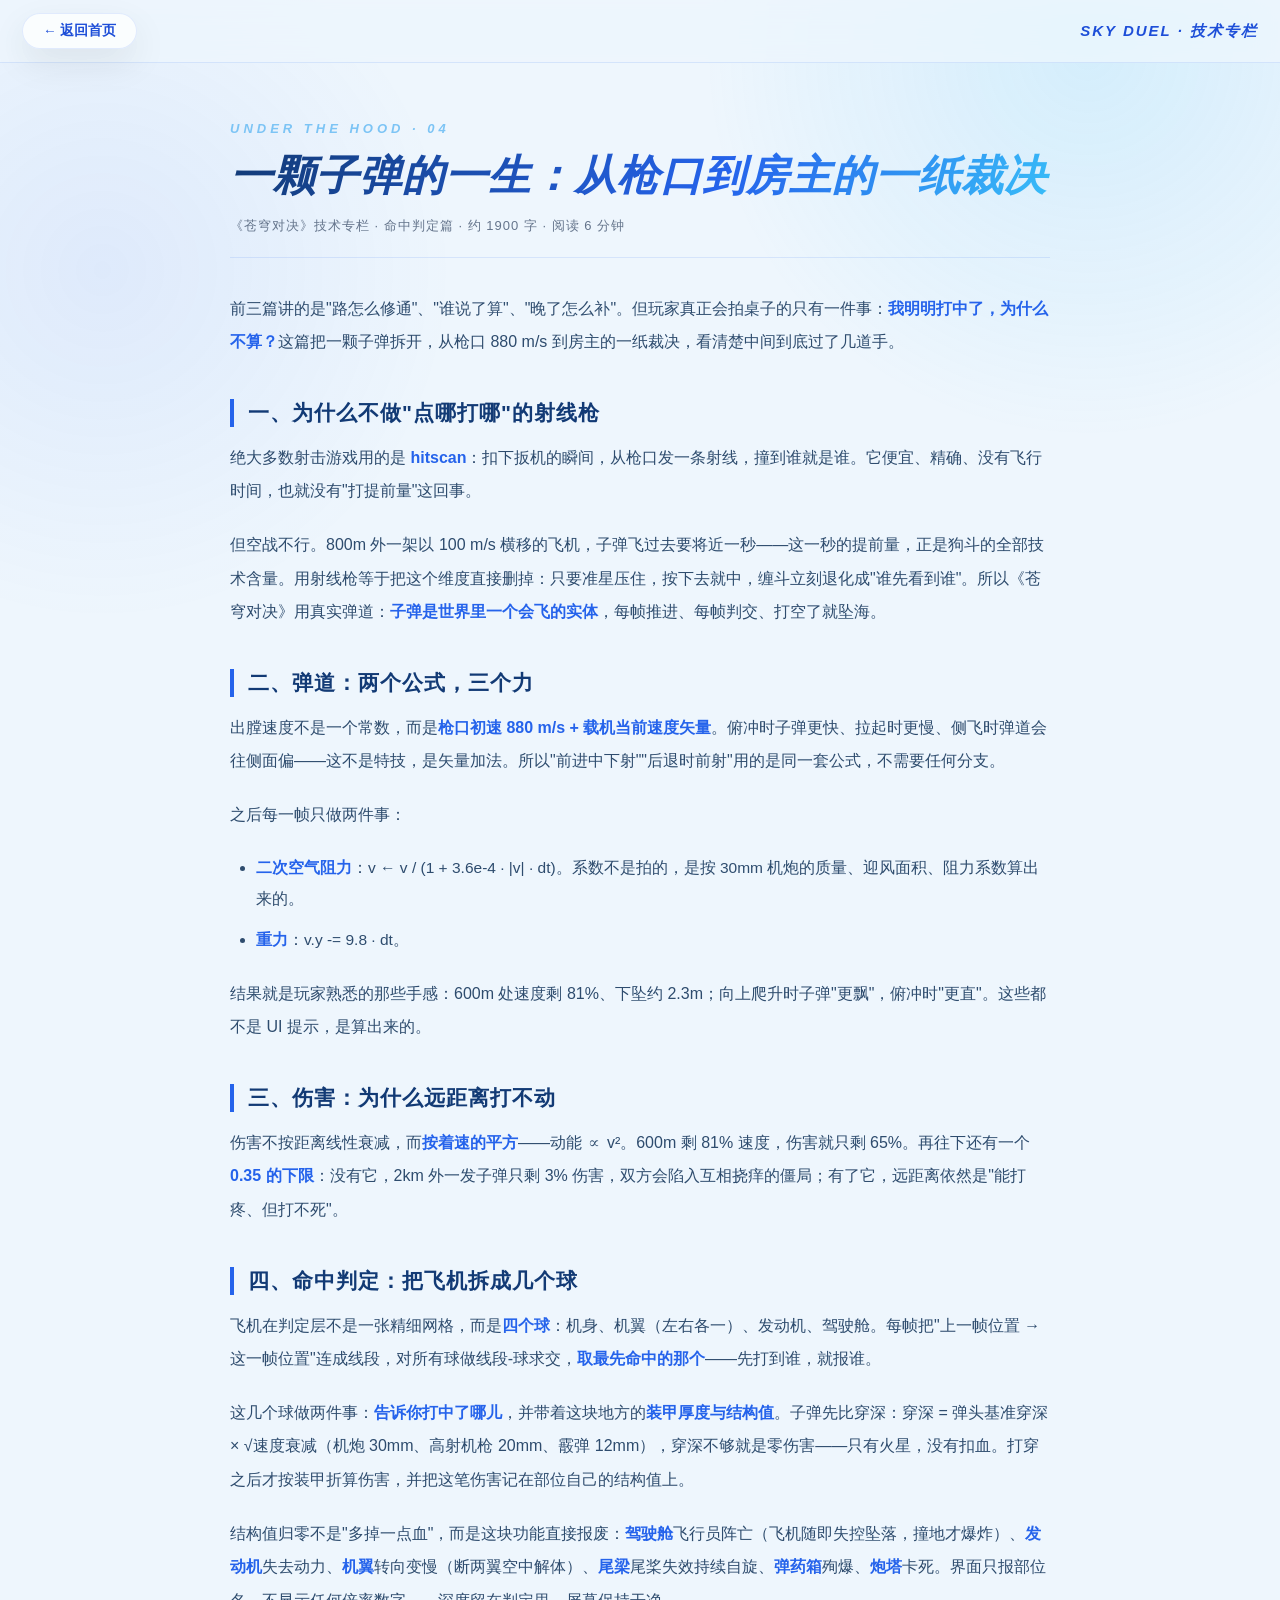
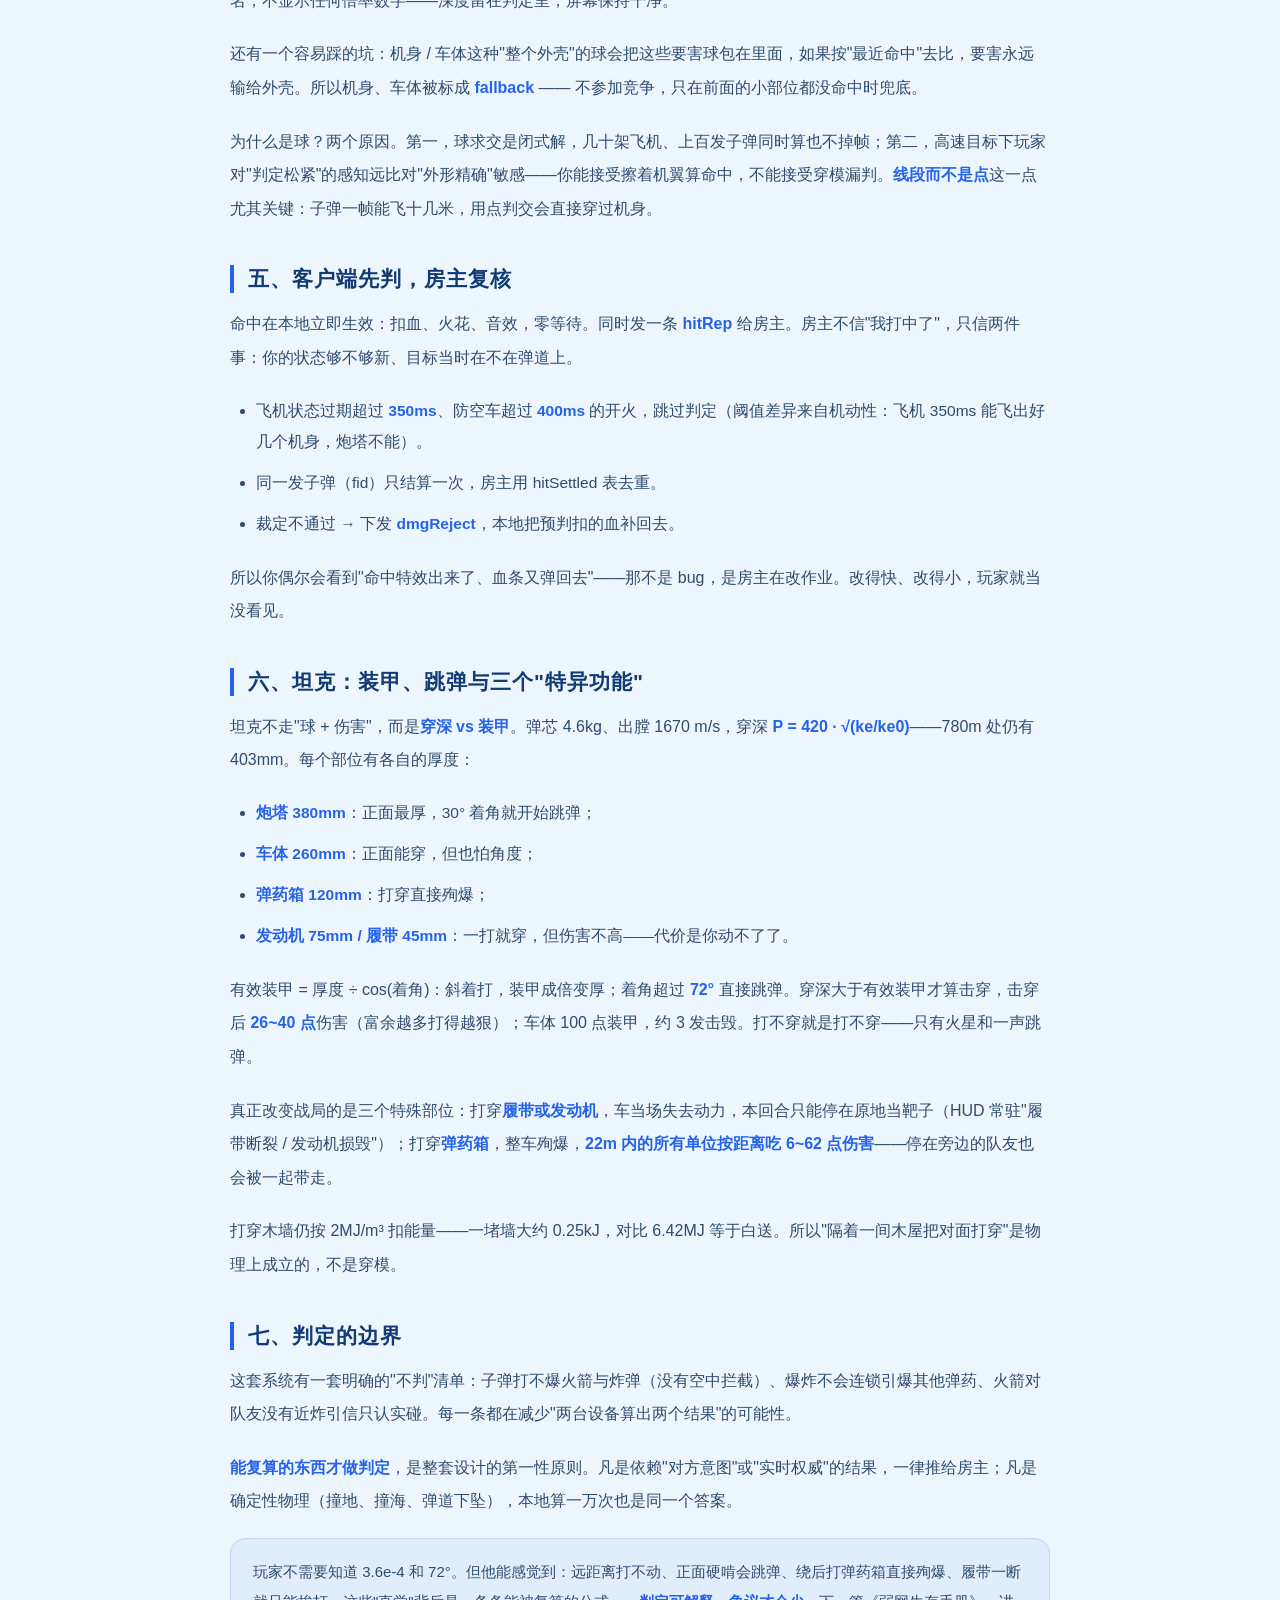
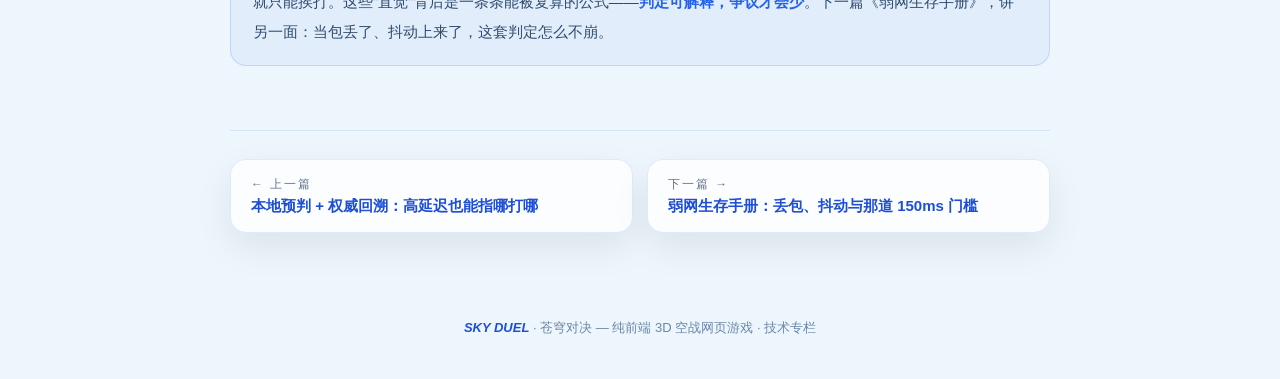
<file: articles/ballistics/index.html>
<!doctype html>
<html lang="zh-CN">
<head>
<meta charset="utf-8">
<meta name="viewport" content="width=device-width,initial-scale=1,viewport-fit=cover">
<title>一颗子弹的一生：弹道、命中判定与房主裁决 · 苍穹对决技术专栏</title>
<meta name="description" content="从 880 m/s 的枪口到房主的裁决：真实弹道与空气阻力、四个判定球、部位装甲与结构失效（驾驶舱/发动机/机翼/弹药箱）、350/400ms 新鲜度检查、dmgReject 回溯，以及坦克的动能穿深与殉爆。">
<meta name="keywords" content="弹道模拟,命中判定,客户端预判,房主权威,空气阻力,跳弹,穿甲弹,苍穹对决,Sky Duel">
<meta name="robots" content="index,follow">
<meta name="theme-color" content="#eef6fd">
<meta property="og:type" content="article">
<meta property="og:title" content="一颗子弹的一生：弹道、命中判定与房主裁决">
<meta property="og:description" content="一颗子弹从出膛到结算要过几道手：弹道、判定球、新鲜度检查与权威回溯。">
<meta property="og:locale" content="zh_CN">
<link rel="icon" type="image/svg+xml" href="/favicon.svg">
<link rel="canonical" href="https://game.4365754.xyz/articles/ballistics/">
<meta property="og:url" content="https://game.4365754.xyz/articles/ballistics/">
<meta property="og:image" content="https://game.4365754.xyz/favicon.svg">
<meta name="twitter:card" content="summary">
<script type="application/ld+json">
{
  "@context": "https://schema.org",
  "@graph": [
    {
      "@type": "BreadcrumbList",
      "itemListElement": [
        { "@type": "ListItem", "position": 1, "name": "苍穹对决", "item": "https://game.4365754.xyz/" },
        { "@type": "ListItem", "position": 2, "name": "技术专栏", "item": "https://game.4365754.xyz/#tech" },
        { "@type": "ListItem", "position": 3, "name": "一颗子弹的一生" }
      ]
    },
    {
      "@type": "BlogPosting",
      "@id": "https://game.4365754.xyz/articles/ballistics/#article",
      "headline": "一颗子弹的一生：弹道、命中判定与房主裁决",
      "description": "从 880 m/s 的枪口到房主的裁决：真实弹道与空气阻力、四个判定球、部位装甲与结构失效（驾驶舱/发动机/机翼/弹药箱）、350/400ms 新鲜度检查、dmgReject 回溯，以及坦克的动能穿深与殉爆。",
      "inLanguage": "zh-CN",
      "datePublished": "2026-11-14",
      "dateModified": "2026-11-14",
      "author": { "@type": "Organization", "name": "Sky Duel", "url": "https://game.4365754.xyz/" },
      "publisher": { "@type": "Organization", "name": "Sky Duel", "url": "https://game.4365754.xyz/",
        "logo": { "@type": "ImageObject", "url": "https://game.4365754.xyz/favicon.svg" } },
      "mainEntityOfPage": "https://game.4365754.xyz/articles/ballistics/",
      "image": "https://game.4365754.xyz/favicon.svg",
      "articleSection": "命中判定",
      "isPartOf": { "@id": "https://game.4365754.xyz/#website" },
      "about": { "@type": "VideoGame", "name": "苍穹对决", "alternateName": "Sky Duel", "url": "https://game.4365754.xyz/play/" }
    }
  ]
}
</script>
<style>
  *{margin:0;padding:0;box-sizing:border-box}
  :root{--accent:#2563eb;--sky:#38bdf8;--text:#123a75;--body:#2e4c6e;--muted:#64748b;
    --border:rgba(37,99,235,.12);--shadow:0 14px 36px rgba(0,0,0,.08)}
  html{scroll-behavior:smooth}
  body{background:#eef6fd;color:var(--text);font-family:'Noto Sans SC','PingFang SC','Microsoft YaHei',sans-serif;
    -webkit-font-smoothing:antialiased}
  body::before{content:"";position:fixed;inset:0;z-index:0;pointer-events:none;
    background:radial-gradient(circle at 85% 6%,rgba(56,189,248,.14),transparent 24rem),
      radial-gradient(circle at 8% 30%,rgba(37,99,235,.08),transparent 22rem)}
  .topbar{position:sticky;top:0;z-index:10;display:flex;justify-content:space-between;align-items:center;
    padding:13px 22px;background:rgba(238,246,253,.82);backdrop-filter:blur(14px) saturate(1.8);
    border-bottom:1px solid var(--border)}
  .back{display:inline-flex;align-items:center;gap:7px;text-decoration:none;font-size:13.5px;font-weight:bold;
    color:#1d4ed8;background:rgba(255,255,255,.75);border:1px solid var(--border);border-radius:999px;
    padding:8px 20px;box-shadow:var(--shadow);transition:transform .2s,box-shadow .2s}
  .back:hover{transform:translateY(-2px);box-shadow:0 12px 26px rgba(37,99,235,.22)}
  .brand{font-weight:900;font-style:italic;letter-spacing:2px;color:#1d4ed8;font-size:15px;text-decoration:none}
  .wrap{position:relative;z-index:1;max-width:860px;margin:0 auto;padding:58px 20px 60px}
  .kicker{font-size:13px;font-style:italic;font-weight:900;color:#7cc4f5;letter-spacing:4px}
  h1{font-size:clamp(28px,4vw,42px);font-weight:900;font-style:italic;letter-spacing:1px;line-height:1.35;margin:12px 0 12px;
    background:linear-gradient(120deg,#123a75,#2563eb 60%,#38bdf8);-webkit-background-clip:text;background-clip:text;color:transparent}
  .meta{font-size:13px;color:var(--muted);letter-spacing:1px;padding-bottom:22px;
    border-bottom:1px solid var(--border);margin-bottom:34px}
  .content h2{font-size:21px;font-weight:900;color:var(--text);margin:40px 0 14px;letter-spacing:1px;
    padding-left:14px;border-left:4px solid var(--accent)}
  .content p{font-size:16px;line-height:2.1;color:var(--body);margin:0 0 20px}
  .content b{color:var(--accent)}
  .content ul{margin:0 0 22px;padding-left:26px}
  .content li{font-size:15.5px;line-height:2;color:var(--body);margin-bottom:10px}
  .content li b{color:var(--accent)}
  .callout{background:rgba(37,99,235,.06);border:1px solid rgba(37,99,235,.18);border-radius:16px;
    padding:18px 22px;margin:0 0 22px;font-size:15px;line-height:2;color:var(--body)}
  .pager{display:flex;justify-content:space-between;gap:14px;margin-top:64px;padding-top:28px;
    border-top:1px solid var(--border);flex-wrap:wrap}
  .pager a{flex:1;min-width:220px;text-decoration:none;background:rgba(255,255,255,.75);border:1px solid var(--border);
    border-radius:16px;padding:16px 20px;box-shadow:var(--shadow);transition:transform .25s,box-shadow .25s}
  .pager a:hover{transform:translateY(-4px);box-shadow:0 18px 40px rgba(37,99,235,.2)}
  .pager .dir{font-size:12px;color:var(--muted);letter-spacing:2px}
  .pager .pt{font-weight:900;color:#1d4ed8;font-size:15px;margin-top:4px}
  footer{position:relative;z-index:1;text-align:center;padding:26px 20px 42px;color:#6b87a8;font-size:13px}
  footer b{font-style:italic;color:#1d4ed8}
  @media (max-width:640px){.pager .next{display:none}.pager a{flex:none;width:100%}}
</style>
</head>
<body>
<div class="topbar">
  <a class="back" href="/">← 返回首页</a>
  <a class="brand" href="/#tech">SKY DUEL · 技术专栏</a>
</div>
<div class="wrap">
  <div class="kicker">UNDER THE HOOD · 04</div>
  <h1>一颗子弹的一生：从枪口到房主的一纸裁决</h1>
  <div class="meta">《苍穹对决》技术专栏 · 命中判定篇 · 约 1900 字 · 阅读 6 分钟</div>
  <div class="content">
    <p>前三篇讲的是"路怎么修通"、"谁说了算"、"晚了怎么补"。但玩家真正会拍桌子的只有一件事：<b>我明明打中了，为什么不算？</b>这篇把一颗子弹拆开，从枪口 880 m/s 到房主的一纸裁决，看清楚中间到底过了几道手。</p>

    <h2>一、为什么不做"点哪打哪"的射线枪</h2>
    <p>绝大多数射击游戏用的是 <b>hitscan</b>：扣下扳机的瞬间，从枪口发一条射线，撞到谁就是谁。它便宜、精确、没有飞行时间，也就没有"打提前量"这回事。</p>
    <p>但空战不行。800m 外一架以 100 m/s 横移的飞机，子弹飞过去要将近一秒——这一秒的提前量，正是狗斗的全部技术含量。用射线枪等于把这个维度直接删掉：只要准星压住，按下去就中，缠斗立刻退化成"谁先看到谁"。所以《苍穹对决》用真实弹道：<b>子弹是世界里一个会飞的实体</b>，每帧推进、每帧判交、打空了就坠海。</p>

    <h2>二、弹道：两个公式，三个力</h2>
    <p>出膛速度不是一个常数，而是<b>枪口初速 880 m/s + 载机当前速度矢量</b>。俯冲时子弹更快、拉起时更慢、侧飞时弹道会往侧面偏——这不是特技，是矢量加法。所以"前进中下射""后退时前射"用的是同一套公式，不需要任何分支。</p>
    <p>之后每一帧只做两件事：</p>
    <ul>
      <li><b>二次空气阻力</b>：v ← v / (1 + 3.6e-4 · |v| · dt)。系数不是拍的，是按 30mm 机炮的质量、迎风面积、阻力系数算出来的。</li>
      <li><b>重力</b>：v.y -= 9.8 · dt。</li>
    </ul>
    <p>结果就是玩家熟悉的那些手感：600m 处速度剩 81%、下坠约 2.3m；向上爬升时子弹"更飘"，俯冲时"更直"。这些都不是 UI 提示，是算出来的。</p>

    <h2>三、伤害：为什么远距离打不动</h2>
    <p>伤害不按距离线性衰减，而<b>按着速的平方</b>——动能 ∝ v²。600m 剩 81% 速度，伤害就只剩 65%。再往下还有一个 <b>0.35 的下限</b>：没有它，2km 外一发子弹只剩 3% 伤害，双方会陷入互相挠痒的僵局；有了它，远距离依然是"能打疼、但打不死"。</p>

    <h2>四、命中判定：把飞机拆成几个球</h2>
    <p>飞机在判定层不是一张精细网格，而是<b>四个球</b>：机身、机翼（左右各一）、发动机、驾驶舱。每帧把"上一帧位置 → 这一帧位置"连成线段，对所有球做线段-球求交，<b>取最先命中的那个</b>——先打到谁，就报谁。</p>
    <p>这几个球做两件事：<b>告诉你打中了哪儿</b>，并带着这块地方的<b>装甲厚度与结构值</b>。子弹先比穿深：穿深 = 弹头基准穿深 × √速度衰减（机炮 30mm、高射机枪 20mm、霰弹 12mm），穿深不够就是零伤害——只有火星，没有扣血。打穿之后才按装甲折算伤害，并把这笔伤害记在部位自己的结构值上。</p>
    <p>结构值归零不是"多掉一点血"，而是这块功能直接报废：<b>驾驶舱</b>飞行员阵亡（飞机随即失控坠落，撞地才爆炸）、<b>发动机</b>失去动力、<b>机翼</b>转向变慢（断两翼空中解体）、<b>尾梁</b>尾桨失效持续自旋、<b>弹药箱</b>殉爆、<b>炮塔</b>卡死。界面只报部位名，不显示任何倍率数字——深度留在判定里，屏幕保持干净。</p>
    <p>还有一个容易踩的坑：机身 / 车体这种"整个外壳"的球会把这些要害球包在里面，如果按"最近命中"去比，要害永远输给外壳。所以机身、车体被标成 <b>fallback</b> —— 不参加竞争，只在前面的小部位都没命中时兜底。</p>
    <p>为什么是球？两个原因。第一，球求交是闭式解，几十架飞机、上百发子弹同时算也不掉帧；第二，高速目标下玩家对"判定松紧"的感知远比对"外形精确"敏感——你能接受擦着机翼算命中，不能接受穿模漏判。<b>线段而不是点</b>这一点尤其关键：子弹一帧能飞十几米，用点判交会直接穿过机身。</p>

    <h2>五、客户端先判，房主复核</h2>
    <p>命中在本地立即生效：扣血、火花、音效，零等待。同时发一条 <b>hitRep</b> 给房主。房主不信"我打中了"，只信两件事：你的状态够不够新、目标当时在不在弹道上。</p>
    <ul>
      <li>飞机状态过期超过 <b>350ms</b>、防空车超过 <b>400ms</b> 的开火，跳过判定（阈值差异来自机动性：飞机 350ms 能飞出好几个机身，炮塔不能）。</li>
      <li>同一发子弹（fid）只结算一次，房主用 hitSettled 表去重。</li>
      <li>裁定不通过 → 下发 <b>dmgReject</b>，本地把预判扣的血补回去。</li>
    </ul>
    <p>所以你偶尔会看到"命中特效出来了、血条又弹回去"——那不是 bug，是房主在改作业。改得快、改得小，玩家就当没看见。</p>

    <h2>六、坦克：装甲、跳弹与三个"特异功能"</h2>
    <p>坦克不走"球 + 伤害"，而是<b>穿深 vs 装甲</b>。弹芯 4.6kg、出膛 1670 m/s，穿深 <b>P = 420 · √(ke/ke0)</b>——780m 处仍有 403mm。每个部位有各自的厚度：</p>
    <ul>
      <li><b>炮塔 380mm</b>：正面最厚，30° 着角就开始跳弹；</li>
      <li><b>车体 260mm</b>：正面能穿，但也怕角度；</li>
      <li><b>弹药箱 120mm</b>：打穿直接殉爆；</li>
      <li><b>发动机 75mm / 履带 45mm</b>：一打就穿，但伤害不高——代价是你动不了了。</li>
    </ul>
    <p>有效装甲 = 厚度 ÷ cos(着角)：斜着打，装甲成倍变厚；着角超过 <b>72°</b> 直接跳弹。穿深大于有效装甲才算击穿，击穿后 <b>26~40 点</b>伤害（富余越多打得越狠）；车体 100 点装甲，约 3 发击毁。打不穿就是打不穿——只有火星和一声跳弹。</p>
    <p>真正改变战局的是三个特殊部位：打穿<b>履带或发动机</b>，车当场失去动力，本回合只能停在原地当靶子（HUD 常驻"履带断裂 / 发动机损毁"）；打穿<b>弹药箱</b>，整车殉爆，<b>22m 内的所有单位按距离吃 6~62 点伤害</b>——停在旁边的队友也会被一起带走。</p>
    <p>打穿木墙仍按 2MJ/m³ 扣能量——一堵墙大约 0.25kJ，对比 6.42MJ 等于白送。所以"隔着一间木屋把对面打穿"是物理上成立的，不是穿模。</p>

    <h2>七、判定的边界</h2>
    <p>这套系统有一套明确的"不判"清单：子弹打不爆火箭与炸弹（没有空中拦截）、爆炸不会连锁引爆其他弹药、火箭对队友没有近炸引信只认实碰。每一条都在减少"两台设备算出两个结果"的可能性。</p>
    <p><b>能复算的东西才做判定</b>，是整套设计的第一性原则。凡是依赖"对方意图"或"实时权威"的结果，一律推给房主；凡是确定性物理（撞地、撞海、弹道下坠），本地算一万次也是同一个答案。</p>

    <div class="callout">玩家不需要知道 3.6e-4 和 72°。但他能感觉到：远距离打不动、正面硬啃会跳弹、绕后打弹药箱直接殉爆、履带一断就只能挨打。这些"直觉"背后是一条条能被复算的公式——<b>判定可解释，争议才会少</b>。下一篇《弱网生存手册》，讲另一面：当包丢了、抖动上来了，这套判定怎么不崩。</div>
  </div>
  <div class="pager">
    <a href="/articles/prediction/" class="prev"><div class="dir">← 上一篇</div><div class="pt">本地预判 + 权威回溯：高延迟也能指哪打哪</div></a>
    <a href="/articles/netcode/" class="next"><div class="dir">下一篇 →</div><div class="pt">弱网生存手册：丢包、抖动与那道 150ms 门槛</div></a>
  </div>
</div>
<footer><b>SKY DUEL</b> · 苍穹对决 — 纯前端 3D 空战网页游戏 · 技术专栏</footer>
</body>
</html>
</file>
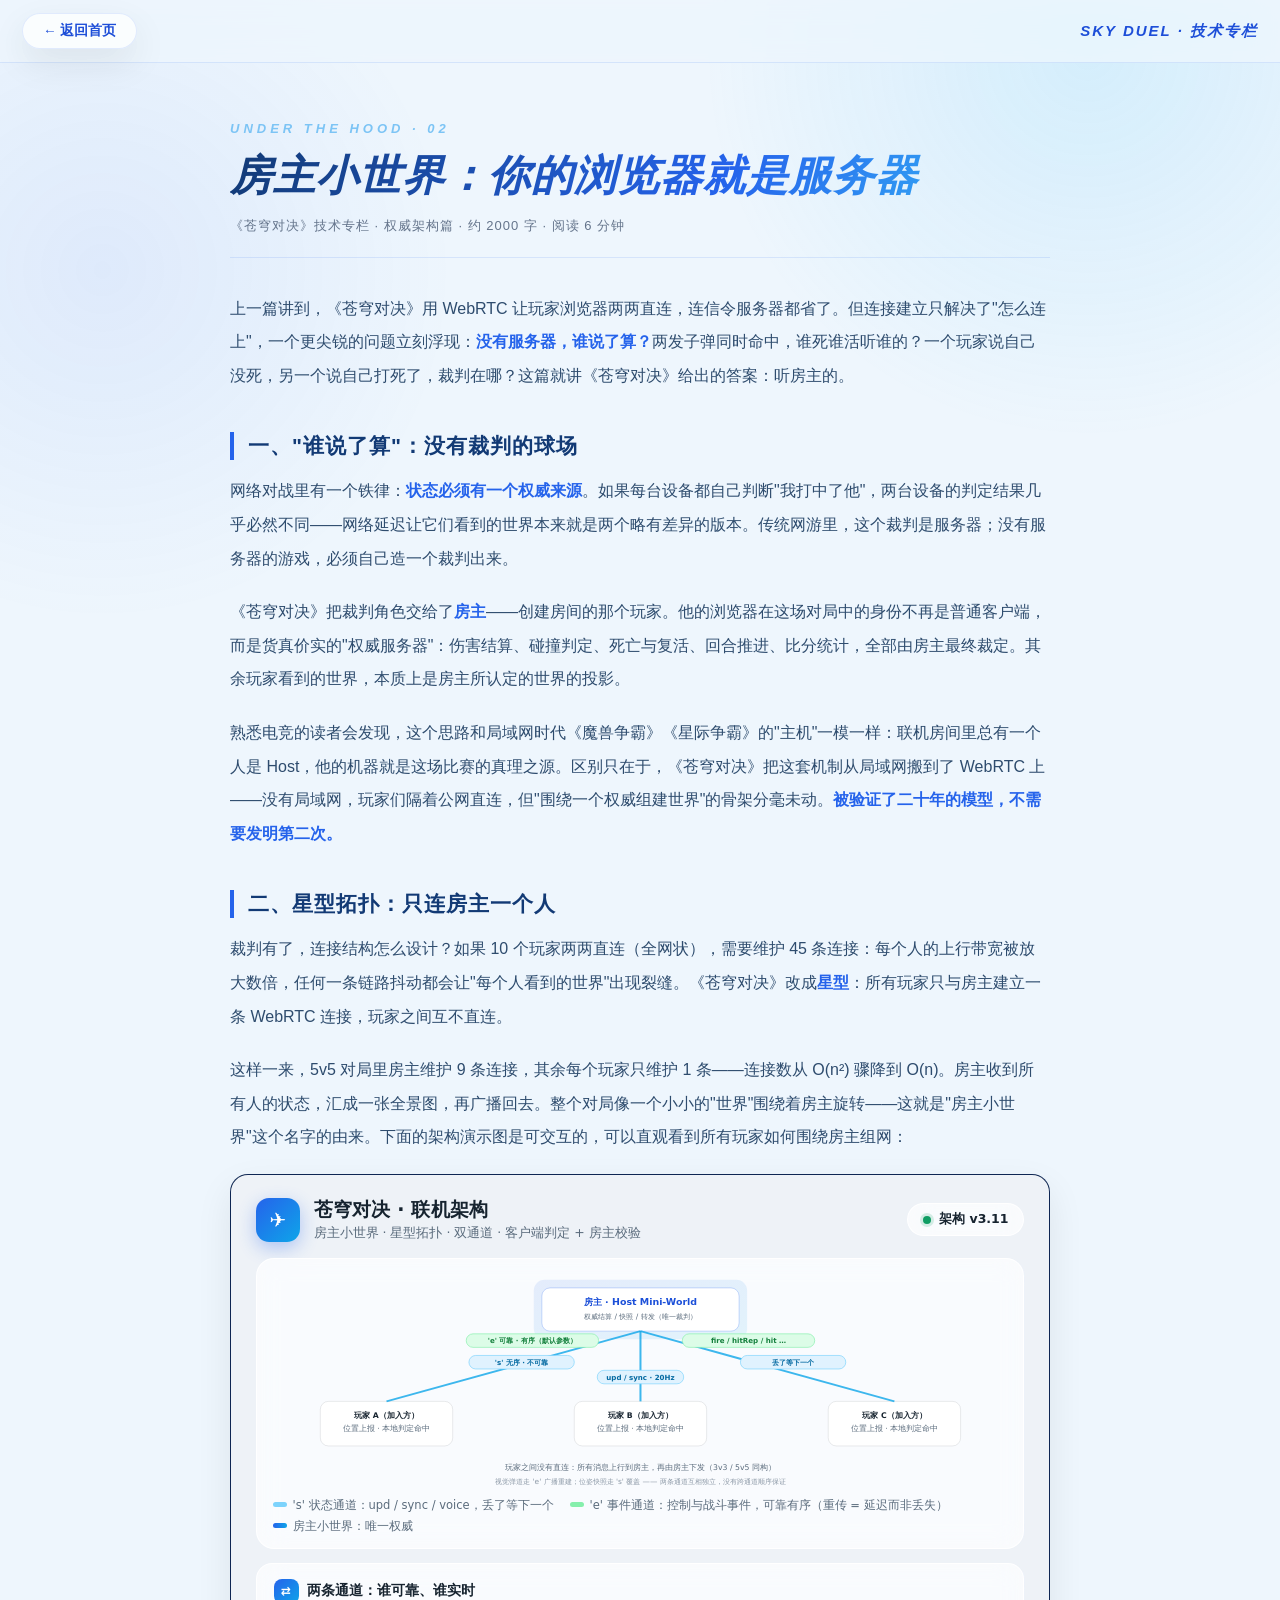
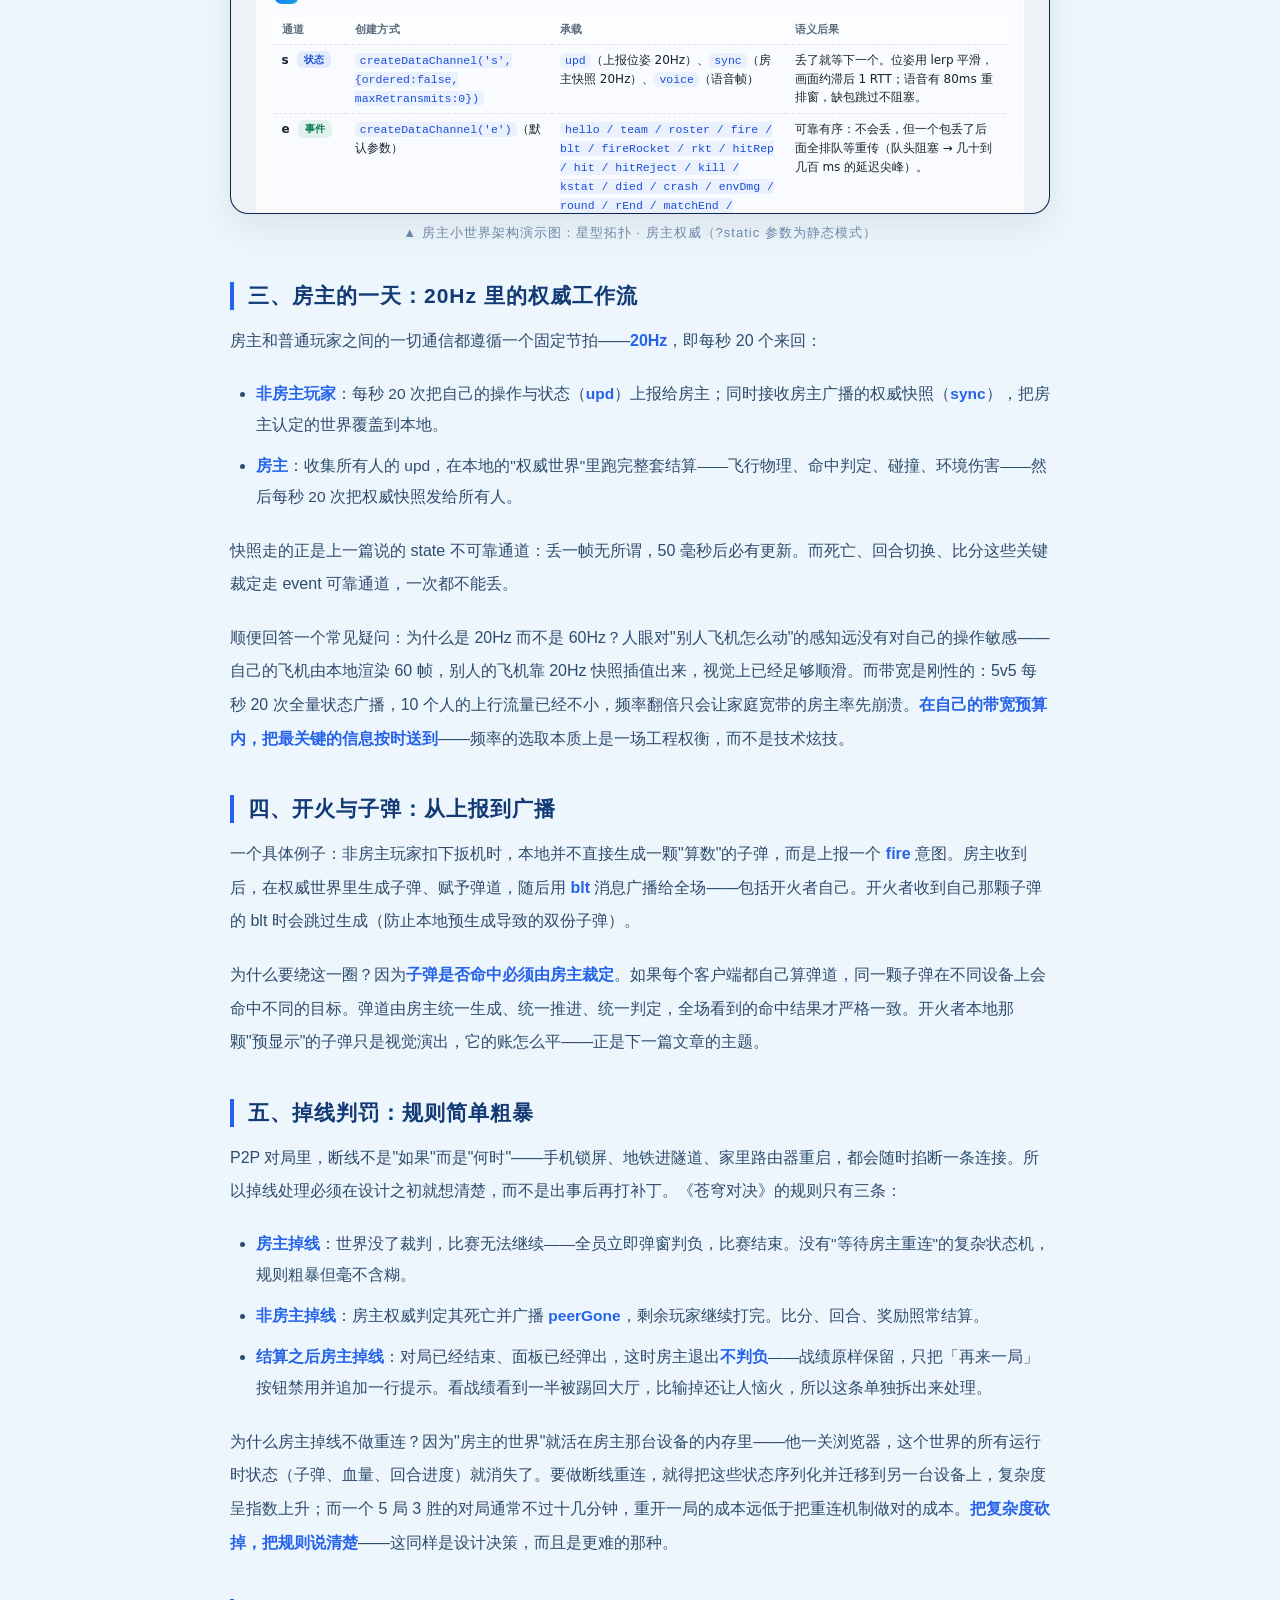
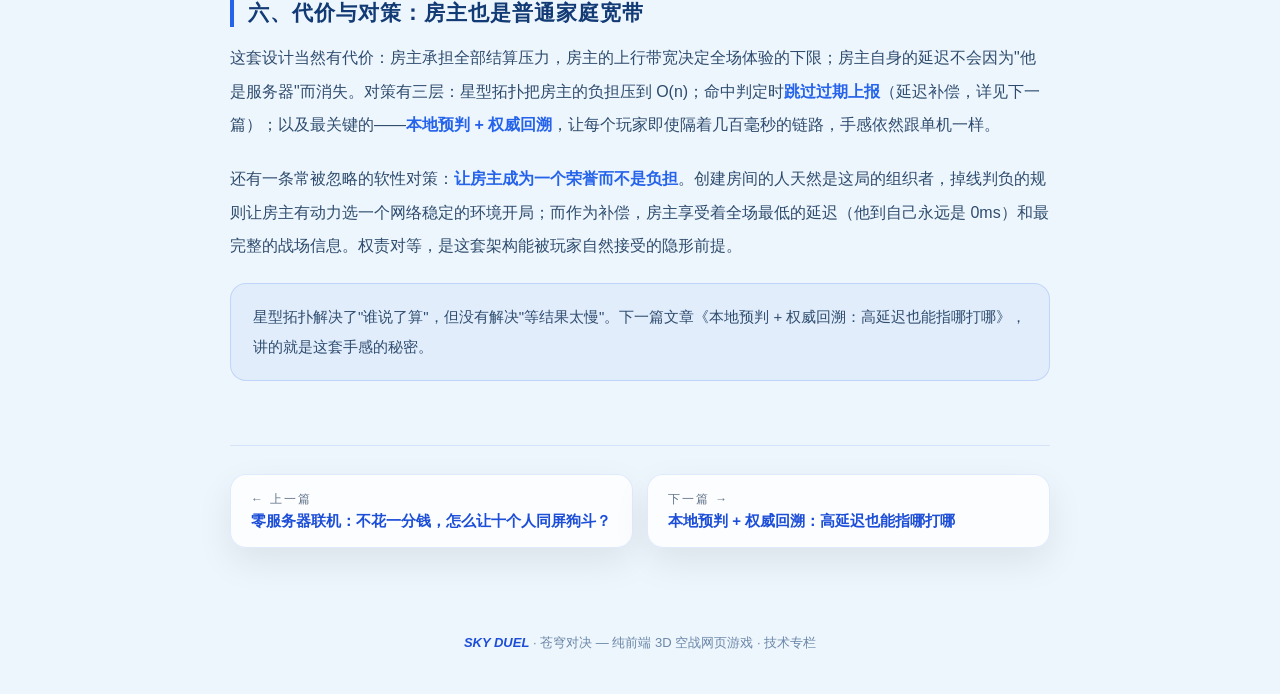
<file: articles/host-world/index.html>
<!doctype html>
<html lang="zh-CN" data-page-node-id="8fCs5xmwjZbGDcsrubjvVA">
<head data-page-node-id="ZaNr1JeNCvqrF9cQwKdbGo">
<meta charset="utf-8" data-page-node-id="1GtgIL9vRQ89MzdlOotrV6">
<meta name="viewport" content="width=device-width,initial-scale=1,viewport-fit=cover" data-page-node-id="yMmxKtoiaOThRbOhcKg5Bf">
<title>房主小世界：你的浏览器就是服务器 · 苍穹对决技术专栏</title>
<meta name="description" content="没有服务器，谁说了算？解密《苍穹对决》的房主小世界架构：星型拓扑、房主权威结算、20Hz 快照广播、开火上报与掉线判罚，附可交互架构演示图。" data-page-node-id="LzDayeLxx1rsEOD1RDpIDA">
<meta name="keywords" content="房主小世界,星型拓扑,权威服务器,主机权威,WebRTC联机,苍穹对决,Sky Duel,游戏架构" data-page-node-id="blk4MUkka2FoYrX4W3VPty">
<meta name="robots" content="index,follow" data-page-node-id="AsFcOwLz21k2gcPr9IGc7o">
<meta name="theme-color" content="#eef6fd" data-page-node-id="CtdxK4WB4StoRhXEN2HZ6E">
<meta property="og:type" content="article" data-page-node-id="M4IOEzJEUUPxN0HVCpVODH">
<meta property="og:title" content="房主小世界：你的浏览器就是服务器" data-page-node-id="sa2oe4wehUGnrBBTqkgpEy">
<meta property="og:description" content="解密《苍穹对决》的房主权威架构：星型拓扑、20Hz 快照、掉线判罚，附可交互架构演示图。" data-page-node-id="H3IHGE1bmUYDwNW2U6fqvO">
<meta property="og:locale" content="zh_CN" data-page-node-id="KoSNfbWX0B7MDwB36ne2GY">
<link rel="icon" type="image/svg+xml" href="/favicon.svg" data-page-node-id="set2NCfRaiQWIxCoclsJcK">
<link rel="canonical" href="https://game.4365754.xyz/articles/host-world/">
<meta property="og:url" content="https://game.4365754.xyz/articles/host-world/">
<meta property="og:image" content="https://game.4365754.xyz/favicon.svg">
<meta name="twitter:card" content="summary">
<script type="application/ld+json">
{
  "@context": "https://schema.org",
  "@graph": [
    {
      "@type": "BreadcrumbList",
      "itemListElement": [
        {
          "@type": "ListItem",
          "position": 1,
          "name": "苍穹对决",
          "item": "https://game.4365754.xyz/"
        },
        {
          "@type": "ListItem",
          "position": 2,
          "name": "技术专栏",
          "item": "https://game.4365754.xyz/#tech"
        },
        {
          "@type": "ListItem",
          "position": 3,
          "name": "房主小世界"
        }
      ]
    },
    {
      "@type": "BlogPosting",
      "@id": "https://game.4365754.xyz/articles/host-world/#article",
      "headline": "房主小世界",
      "description": "解密《苍穹对决》的房主权威架构：星型拓扑、房主权威结算、20Hz 快照广播、开火上报与掉线判罚，附可交互架构演示图。",
      "inLanguage": "zh-CN",
      "datePublished": "2026-09-06",
      "dateModified": "2026-11-14",
      "author": {
        "@type": "Organization",
        "name": "Sky Duel",
        "url": "https://game.4365754.xyz/"
      },
      "publisher": {
        "@type": "Organization",
        "name": "Sky Duel",
        "url": "https://game.4365754.xyz/",
        "logo": {
          "@type": "ImageObject",
          "url": "https://game.4365754.xyz/favicon.svg"
        }
      },
      "mainEntityOfPage": "https://game.4365754.xyz/articles/host-world/",
      "image": "https://game.4365754.xyz/favicon.svg",
      "articleSection": "权威架构",
      "isPartOf": {
        "@id": "https://game.4365754.xyz/#website"
      },
      "about": {
        "@type": "VideoGame",
        "name": "苍穹对决",
        "alternateName": "Sky Duel",
        "url": "https://game.4365754.xyz/play/"
      }
    }
  ]
}
</script>
<style>
  *{margin:0;padding:0;box-sizing:border-box}
  :root{--accent:#2563eb;--sky:#38bdf8;--text:#123a75;--body:#2e4c6e;--muted:#64748b;
    --border:rgba(37,99,235,.12);--shadow:0 14px 36px rgba(0,0,0,.08)}
  html{scroll-behavior:smooth}
  body{background:#eef6fd;color:var(--text);font-family:'Noto Sans SC','PingFang SC','Microsoft YaHei',sans-serif;
    -webkit-font-smoothing:antialiased}
  body::before{content:"";position:fixed;inset:0;z-index:0;pointer-events:none;
    background:radial-gradient(circle at 85% 6%,rgba(56,189,248,.14),transparent 24rem),
      radial-gradient(circle at 8% 30%,rgba(37,99,235,.08),transparent 22rem)}
  .topbar{position:sticky;top:0;z-index:10;display:flex;justify-content:space-between;align-items:center;
    padding:13px 22px;background:rgba(238,246,253,.82);backdrop-filter:blur(14px) saturate(1.8);
    border-bottom:1px solid var(--border)}
  .back{display:inline-flex;align-items:center;gap:7px;text-decoration:none;font-size:13.5px;font-weight:bold;
    color:#1d4ed8;background:rgba(255,255,255,.75);border:1px solid var(--border);border-radius:999px;
    padding:8px 20px;box-shadow:var(--shadow);transition:transform .2s,box-shadow .2s}
  .back:hover{transform:translateY(-2px);box-shadow:0 12px 26px rgba(37,99,235,.22)}
  .brand{font-weight:900;font-style:italic;letter-spacing:2px;color:#1d4ed8;font-size:15px;text-decoration:none}
  .wrap{position:relative;z-index:1;max-width:860px;margin:0 auto;padding:58px 20px 60px}
  .kicker{font-size:13px;font-style:italic;font-weight:900;color:#7cc4f5;letter-spacing:4px}
  h1{font-size:clamp(28px,4vw,42px);font-weight:900;font-style:italic;letter-spacing:1px;line-height:1.35;margin:12px 0 12px;
    background:linear-gradient(120deg,#123a75,#2563eb 60%,#38bdf8);-webkit-background-clip:text;background-clip:text;color:transparent}
  .meta{font-size:13px;color:var(--muted);letter-spacing:1px;padding-bottom:22px;
    border-bottom:1px solid var(--border);margin-bottom:34px}
  .content h2{font-size:21px;font-weight:900;color:var(--text);margin:40px 0 14px;letter-spacing:1px;
    padding-left:14px;border-left:4px solid var(--accent)}
  .content p{font-size:16px;line-height:2.1;color:var(--body);margin:0 0 20px}
  .content b{color:var(--accent)}
  .content ul{margin:0 0 22px;padding-left:26px}
  .content li{font-size:15.5px;line-height:2;color:var(--body);margin-bottom:10px}
  .content li b{color:var(--accent)}
  .callout{background:rgba(37,99,235,.06);border:1px solid rgba(37,99,235,.18);border-radius:16px;
    padding:18px 22px;margin:0 0 22px;font-size:15px;line-height:2;color:var(--body)}
  .frame{width:100%;height:min(72vh,640px);border:1px solid var(--border);border-radius:18px;
    box-shadow:var(--shadow);background:#0b1e3d;margin:20px 0 10px;display:block}
  .caption{font-size:13px;color:#6b87a8;text-align:center;margin:0 0 26px;letter-spacing:1px}
  .pager{display:flex;justify-content:space-between;gap:14px;margin-top:64px;padding-top:28px;
    border-top:1px solid var(--border);flex-wrap:wrap}
  .pager a{flex:1;min-width:220px;text-decoration:none;background:rgba(255,255,255,.75);border:1px solid var(--border);
    border-radius:16px;padding:16px 20px;box-shadow:var(--shadow);transition:transform .25s,box-shadow .25s}
  .pager a:hover{transform:translateY(-4px);box-shadow:0 18px 40px rgba(37,99,235,.2)}
  .pager .dir{font-size:12px;color:var(--muted);letter-spacing:2px}
  .pager .pt{font-weight:900;color:#1d4ed8;font-size:15px;margin-top:4px}
  footer{position:relative;z-index:1;text-align:center;padding:26px 20px 42px;color:#6b87a8;font-size:13px}
  footer b{font-style:italic;color:#1d4ed8}
  @media (max-width:640px){.pager .prev{display:none}.pager a{flex:none;width:100%}}
</style>
</head>
<body data-page-node-id="PxfYnkFtLK6bHwlBk4Q0GD">
<div class="topbar" data-page-node-id="yhtpk2oS0kPDQTXfN1DWdS">
  <a class="back" href="/" data-page-node-id="qOE63ybmWWP0Y9ZiKqk8q0">← 返回首页</a>
  <a class="brand" href="/#tech" data-page-node-id="o2BYGM3qi0ulKVSPrhFAOg">SKY DUEL · 技术专栏</a>
</div>
<div class="wrap" data-page-node-id="fLcj03RM4OgaNRswBkxFiA">
  <div class="kicker" data-page-node-id="Fp4B8K6a9012IZiVGF5bQ6">UNDER THE HOOD · 02</div>
  <h1 data-page-node-id="toA5YSlComQGXmSPLjBxzO">房主小世界：你的浏览器就是服务器</h1>
  <div class="meta" data-page-node-id="eObzBmet0W2ByRXw9HT8ph">《苍穹对决》技术专栏 · 权威架构篇 · 约 2000 字 · 阅读 6 分钟</div>
  <div class="content" data-page-node-id="gcJncCuGGzGFk9iBzFBxUa">
    <p data-page-node-id="6bhwE6ZBgGL8Ho1ajmTmDh">上一篇讲到，《苍穹对决》用 WebRTC 让玩家浏览器两两直连，连信令服务器都省了。但连接建立只解决了"怎么连上"，一个更尖锐的问题立刻浮现：<b data-page-node-id="TdJGvWYwlbyjD88ST8Gf9J">没有服务器，谁说了算？</b>两发子弹同时命中，谁死谁活听谁的？一个玩家说自己没死，另一个说自己打死了，裁判在哪？这篇就讲《苍穹对决》给出的答案：听房主的。</p>

    <h2 data-page-node-id="8WKSdMtbXG2pP5TwjcBiMR">一、"谁说了算"：没有裁判的球场</h2>
    <p data-page-node-id="zU0G7YXBvOyjNdFBsuVw1F">网络对战里有一个铁律：<b data-page-node-id="wAvmKBj5xMi1fLgr8Z6ADH">状态必须有一个权威来源</b>。如果每台设备都自己判断"我打中了他"，两台设备的判定结果几乎必然不同——网络延迟让它们看到的世界本来就是两个略有差异的版本。传统网游里，这个裁判是服务器；没有服务器的游戏，必须自己造一个裁判出来。</p>
    <p data-page-node-id="Y7uM9nfj7TkfRKwHosU2ST">《苍穹对决》把裁判角色交给了<b data-page-node-id="2ObW8Jovmk4Mu0SBWYbff2">房主</b>——创建房间的那个玩家。他的浏览器在这场对局中的身份不再是普通客户端，而是货真价实的"权威服务器"：伤害结算、碰撞判定、死亡与复活、回合推进、比分统计，全部由房主最终裁定。其余玩家看到的世界，本质上是房主所认定的世界的投影。</p>
    <p data-page-node-id="spZ8TRvvD7qKDFET6x9N7e">熟悉电竞的读者会发现，这个思路和局域网时代《魔兽争霸》《星际争霸》的"主机"一模一样：联机房间里总有一个人是 Host，他的机器就是这场比赛的真理之源。区别只在于，《苍穹对决》把这套机制从局域网搬到了 WebRTC 上——没有局域网，玩家们隔着公网直连，但"围绕一个权威组建世界"的骨架分毫未动。<b data-page-node-id="W8FSxs6OEIzVFrQpDEDShA">被验证了二十年的模型，不需要发明第二次。</b></p>

    <h2 data-page-node-id="QBKuggGfusV1UYc0BMGtQJ">二、星型拓扑：只连房主一个人</h2>
    <p data-page-node-id="a7IKPvgXgxm6XoXr5Zd7xp">裁判有了，连接结构怎么设计？如果 10 个玩家两两直连（全网状），需要维护 45 条连接：每个人的上行带宽被放大数倍，任何一条链路抖动都会让"每个人看到的世界"出现裂缝。《苍穹对决》改成<b data-page-node-id="PIMlgAng0QXeGsxxKiVvvo">星型</b>：所有玩家只与房主建立一条 WebRTC 连接，玩家之间互不直连。</p>
    <p data-page-node-id="FwMnj86tLlJ9XoFGURly57">这样一来，5v5 对局里房主维护 9 条连接，其余每个玩家只维护 1 条——连接数从 O(n²) 骤降到 O(n)。房主收到所有人的状态，汇成一张全景图，再广播回去。整个对局像一个小小的"世界"围绕着房主旋转——这就是"房主小世界"这个名字的由来。下面的架构演示图是可交互的，可以直观看到所有玩家如何围绕房主组网：</p>
    <iframe class="frame" title="房主小世界架构演示图（可交互）" loading="lazy" src="/host-mini-world-arch.html?static" data-page-node-id="mBXENmDF5zpnxW57dMeUZH"></iframe>
    <div class="caption" data-page-node-id="RSihREvaUH1hDX6wcPjSQc">▲ 房主小世界架构演示图：星型拓扑 · 房主权威（?static 参数为静态模式）</div>

    <h2 data-page-node-id="8wjP76cRFq8pwuRofJOJl1">三、房主的一天：20Hz 里的权威工作流</h2>
    <p data-page-node-id="vdQG00EoEVB7eyYDqLyu3c">房主和普通玩家之间的一切通信都遵循一个固定节拍——<b data-page-node-id="t35LlgiV5cHJz39bJoo0Db">20Hz</b>，即每秒 20 个来回：</p>
    <ul data-page-node-id="3ao8x8KfsGPJReD07zG8Oc">
      <li data-page-node-id="luopJRAZ6XelAmD9opCoZw"><b data-page-node-id="skrFde8XbYJXphFtRB1Hrm">非房主玩家</b>：每秒 20 次把自己的操作与状态（<b data-page-node-id="FZIRMpk3USOKtajaT7iPIR">upd</b>）上报给房主；同时接收房主广播的权威快照（<b data-page-node-id="oQMjD35EnfdEWZm2pDPOXL">sync</b>），把房主认定的世界覆盖到本地。</li>
      <li data-page-node-id="sPQ6HaOEvBYo2d6rE4VMOK"><b data-page-node-id="UKatBwaYbw1GCDimfDtOlS">房主</b>：收集所有人的 upd，在本地的"权威世界"里跑完整套结算——飞行物理、命中判定、碰撞、环境伤害——然后每秒 20 次把权威快照发给所有人。</li>
    </ul>
    <p data-page-node-id="zoFkp6NoK4XrfGanrPr4Ex">快照走的正是上一篇说的 state 不可靠通道：丢一帧无所谓，50 毫秒后必有更新。而死亡、回合切换、比分这些关键裁定走 event 可靠通道，一次都不能丢。</p>
    <p data-page-node-id="x516D7JE6tpNP323c3qGj1">顺便回答一个常见疑问：为什么是 20Hz 而不是 60Hz？人眼对"别人飞机怎么动"的感知远没有对自己的操作敏感——自己的飞机由本地渲染 60 帧，别人的飞机靠 20Hz 快照插值出来，视觉上已经足够顺滑。而带宽是刚性的：5v5 每秒 20 次全量状态广播，10 个人的上行流量已经不小，频率翻倍只会让家庭宽带的房主率先崩溃。<b data-page-node-id="CuLbaFUtyzBg7lTPUl0dWU">在自己的带宽预算内，把最关键的信息按时送到</b>——频率的选取本质上是一场工程权衡，而不是技术炫技。</p>

    <h2 data-page-node-id="Pku5oRAj7ACCwoyGrVZyVa">四、开火与子弹：从上报到广播</h2>
    <p data-page-node-id="D4bCFY90tEO1EtH4e6Gvjf">一个具体例子：非房主玩家扣下扳机时，本地并不直接生成一颗"算数"的子弹，而是上报一个 <b data-page-node-id="N1CQHne4v0exEnXHxTqDqg">fire</b> 意图。房主收到后，在权威世界里生成子弹、赋予弹道，随后用 <b data-page-node-id="OGAy4YK9U45nDQd4w1po2z">blt</b> 消息广播给全场——包括开火者自己。开火者收到自己那颗子弹的 blt 时会跳过生成（防止本地预生成导致的双份子弹）。</p>
    <p data-page-node-id="5C4DCpYh6GyuXouWldoqXX">为什么要绕这一圈？因为<b data-page-node-id="CgnhOkNIMpptfWIlrLw7IB">子弹是否命中必须由房主裁定</b>。如果每个客户端都自己算弹道，同一颗子弹在不同设备上会命中不同的目标。弹道由房主统一生成、统一推进、统一判定，全场看到的命中结果才严格一致。开火者本地那颗"预显示"的子弹只是视觉演出，它的账怎么平——正是下一篇文章的主题。</p>

    <h2 data-page-node-id="AkrdQKk5x8Tzkj8otF9pSa">五、掉线判罚：规则简单粗暴</h2>
    <p data-page-node-id="icL17svIwoj6HMMEJn0ZH4">P2P 对局里，断线不是"如果"而是"何时"——手机锁屏、地铁进隧道、家里路由器重启，都会随时掐断一条连接。所以掉线处理必须在设计之初就想清楚，而不是出事后再打补丁。《苍穹对决》的规则只有三条：</p>
    <ul data-page-node-id="PisPYw39CUmBuwEKDMo1Hs">
      <li data-page-node-id="GaJzbyNUwjJj5elwMsmH0N"><b data-page-node-id="JHFKrN5dkLU5lHb5QrjXq2">房主掉线</b>：世界没了裁判，比赛无法继续——全员立即弹窗判负，比赛结束。没有"等待房主重连"的复杂状态机，规则粗暴但毫不含糊。</li>
      <li data-page-node-id="rqyDNd0P5bR6iCmCRhtbd3"><b data-page-node-id="zq6Vl4gB18JFkFUqlOD3FL">非房主掉线</b>：房主权威判定其死亡并广播 <b data-page-node-id="LEmk2RsswR246CcHXG0L3Z">peerGone</b>，剩余玩家继续打完。比分、回合、奖励照常结算。</li>
      <li data-page-node-id="x7r2Qb8mN4pQ1sT6vC0jZ"><b>结算之后房主掉线</b>：对局已经结束、面板已经弹出，这时房主退出<b>不判负</b>——战绩原样保留，只把「再来一局」按钮禁用并追加一行提示。看战绩看到一半被踢回大厅，比输掉还让人恼火，所以这条单独拆出来处理。</li>
    </ul>
    <p data-page-node-id="JjeAtMKkKbG1Pd1EW3CoD9">为什么房主掉线不做重连？因为"房主的世界"就活在房主那台设备的内存里——他一关浏览器，这个世界的所有运行时状态（子弹、血量、回合进度）就消失了。要做断线重连，就得把这些状态序列化并迁移到另一台设备上，复杂度呈指数上升；而一个 5 局 3 胜的对局通常不过十几分钟，重开一局的成本远低于把重连机制做对的成本。<b data-page-node-id="uBdxxrB4qu9HvJqzbopzuL">把复杂度砍掉，把规则说清楚</b>——这同样是设计决策，而且是更难的那种。</p>

    <h2 data-page-node-id="K1IUnXBLErU8CLDxaQ4bsG">六、代价与对策：房主也是普通家庭宽带</h2>
    <p data-page-node-id="neP4CEGGGX898n8SaYdgMS">这套设计当然有代价：房主承担全部结算压力，房主的上行带宽决定全场体验的下限；房主自身的延迟不会因为"他是服务器"而消失。对策有三层：星型拓扑把房主的负担压到 O(n)；命中判定时<b data-page-node-id="mPacUET8OBG3GkBkwYEfaf">跳过过期上报</b>（延迟补偿，详见下一篇）；以及最关键的——<b data-page-node-id="Vbjtp4OH98Sc0xQwjVadDT">本地预判 + 权威回溯</b>，让每个玩家即使隔着几百毫秒的链路，手感依然跟单机一样。</p>
    <p data-page-node-id="9FoxMXhoMrEPggiaHdRBUi">还有一条常被忽略的软性对策：<b data-page-node-id="wYyqRxrHBdCuFyZ4BOfUGz">让房主成为一个荣誉而不是负担</b>。创建房间的人天然是这局的组织者，掉线判负的规则让房主有动力选一个网络稳定的环境开局；而作为补偿，房主享受着全场最低的延迟（他到自己永远是 0ms）和最完整的战场信息。权责对等，是这套架构能被玩家自然接受的隐形前提。</p>
    <div class="callout" data-page-node-id="2lpxSpLVXgEcoKCCMr5BJJ">星型拓扑解决了"谁说了算"，但没有解决"等结果太慢"。下一篇文章《本地预判 + 权威回溯：高延迟也能指哪打哪》，讲的就是这套手感的秘密。</div>
  </div>
  <div class="pager" data-page-node-id="ni2Opof70j0yd6SdNifzI2">
    <a href="/articles/p2p/" class="prev" data-page-node-id="vMHc2qCvqeszofSrzXuWKH"><div class="dir" data-page-node-id="kLmHV2AUrnZcgEC3Oz2P3B">← 上一篇</div><div class="pt" data-page-node-id="9kMP0DU2StbOmqR0lh7wMc">零服务器联机：不花一分钱，怎么让十个人同屏狗斗？</div></a>
    <a href="/articles/prediction/" class="next" data-page-node-id="o8OrG9fCQGoaSt1wnaTIpa"><div class="dir" data-page-node-id="9EyVbd8VI8oxLZOlUPYPkd">下一篇 →</div><div class="pt" data-page-node-id="WLqelskagmMv3jTsRxNi39">本地预判 + 权威回溯：高延迟也能指哪打哪</div></a>
  </div>
</div>
<footer data-page-node-id="A9ABmbZciPQUyzKTIvnXsM"><b data-page-node-id="uEh7mf69GgiRzy8wGevKow">SKY DUEL</b> · 苍穹对决 — 纯前端 3D 空战网页游戏 · 技术专栏</footer>
</body>
</html>
</file>
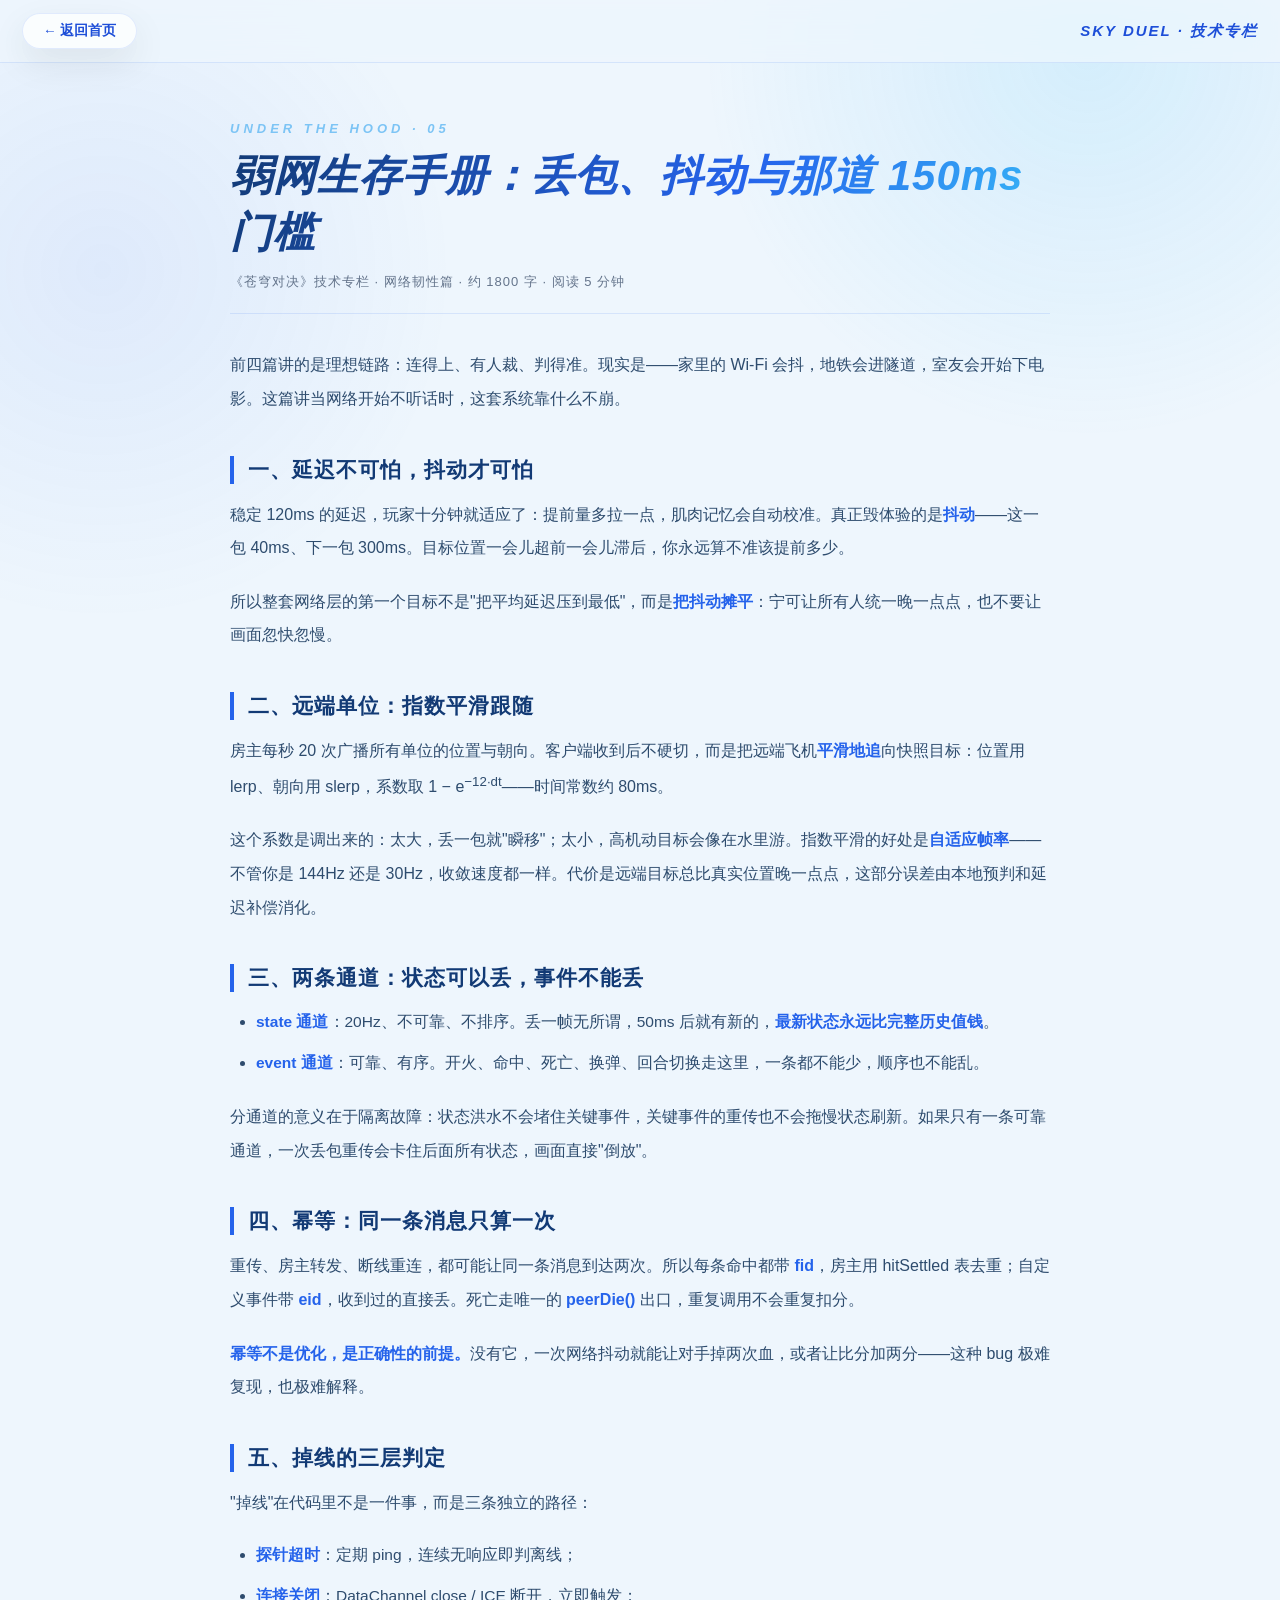
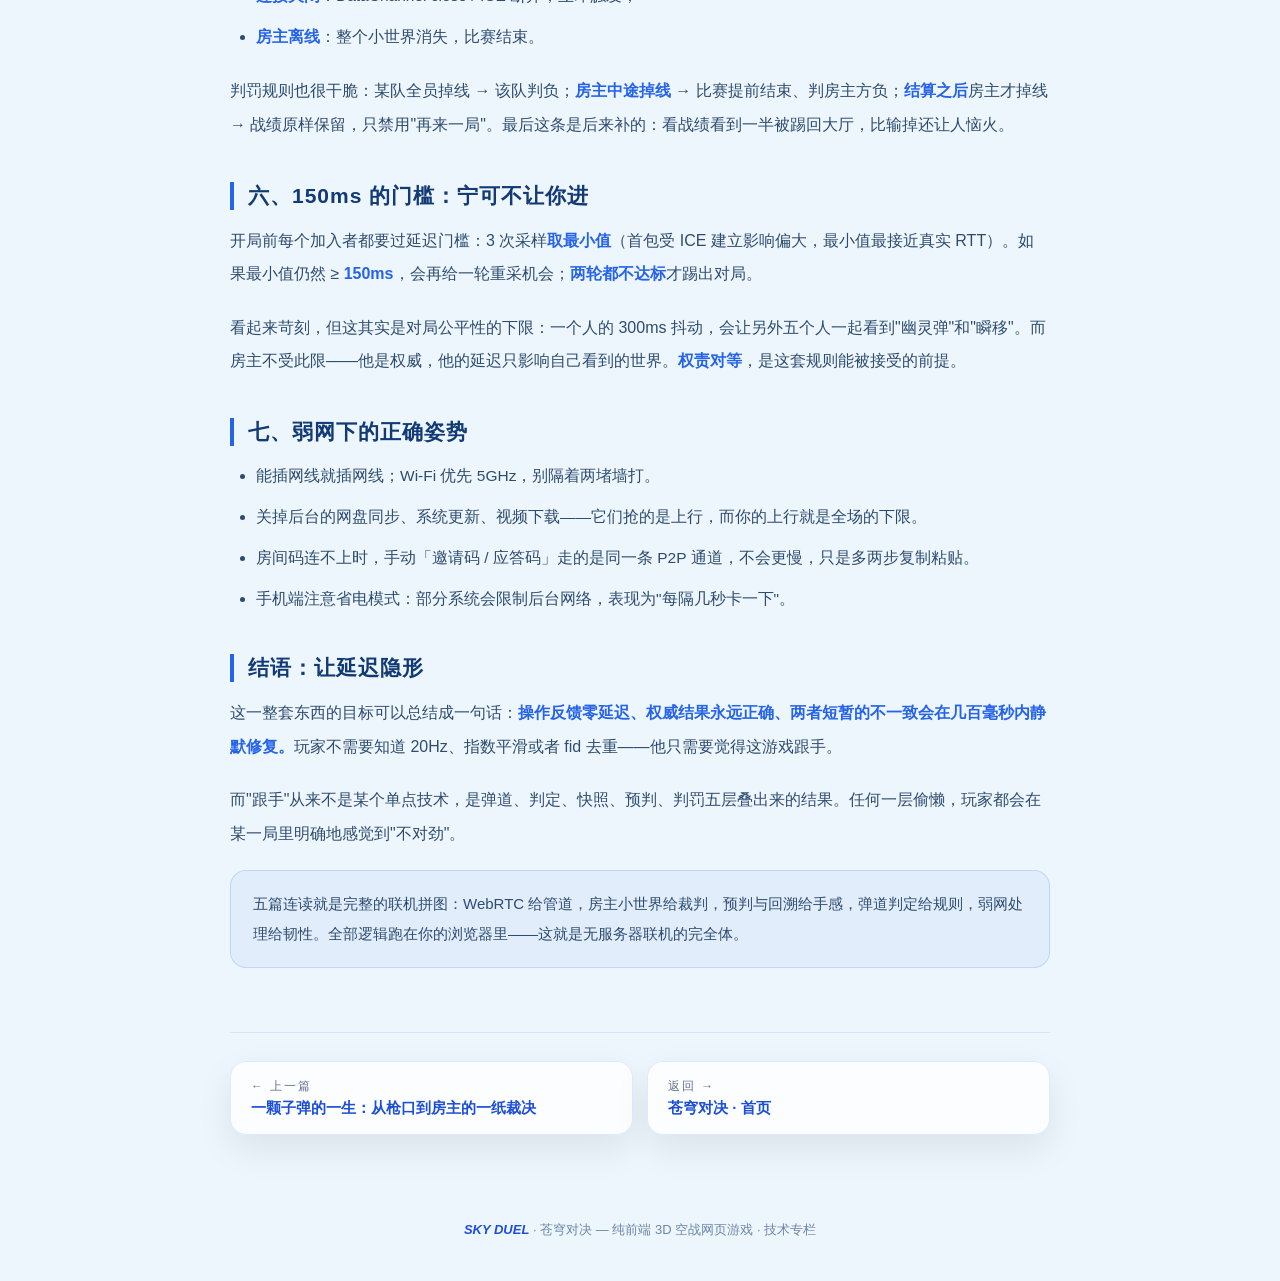
<file: articles/netcode/index.html>
<!doctype html>
<html lang="zh-CN">
<head>
<meta charset="utf-8">
<meta name="viewport" content="width=device-width,initial-scale=1,viewport-fit=cover">
<title>弱网生存手册：丢包、抖动与那道 150ms 门槛 · 苍穹对决技术专栏</title>
<meta name="description" content="抖动比延迟更致命：20Hz 快照与指数平滑、状态/事件双通道、fid 与 eid 幂等去重、掉线三层判定、开局 150ms 延迟门槛的来由。">
<meta name="keywords" content="弱网优化,丢包,抖动,网络同步,幂等,掉线判定,延迟门槛,苍穹对决,Sky Duel">
<meta name="robots" content="index,follow">
<meta name="theme-color" content="#eef6fd">
<meta property="og:type" content="article">
<meta property="og:title" content="弱网生存手册：丢包、抖动与那道 150ms 门槛">
<meta property="og:description" content="当包丢了、抖动上来了：快照、双通道、幂等与掉线判罚怎么兜住一局对局。">
<meta property="og:locale" content="zh_CN">
<link rel="icon" type="image/svg+xml" href="/favicon.svg">
<link rel="canonical" href="https://game.4365754.xyz/articles/netcode/">
<meta property="og:url" content="https://game.4365754.xyz/articles/netcode/">
<meta property="og:image" content="https://game.4365754.xyz/favicon.svg">
<meta name="twitter:card" content="summary">
<script type="application/ld+json">
{
  "@context": "https://schema.org",
  "@graph": [
    {
      "@type": "BreadcrumbList",
      "itemListElement": [
        { "@type": "ListItem", "position": 1, "name": "苍穹对决", "item": "https://game.4365754.xyz/" },
        { "@type": "ListItem", "position": 2, "name": "技术专栏", "item": "https://game.4365754.xyz/#tech" },
        { "@type": "ListItem", "position": 3, "name": "弱网生存手册" }
      ]
    },
    {
      "@type": "BlogPosting",
      "@id": "https://game.4365754.xyz/articles/netcode/#article",
      "headline": "弱网生存手册：丢包、抖动与那道 150ms 门槛",
      "description": "抖动比延迟更致命：20Hz 快照与指数平滑、状态/事件双通道、fid 与 eid 幂等去重、掉线三层判定、开局 150ms 延迟门槛的来由。",
      "inLanguage": "zh-CN",
      "datePublished": "2026-11-14",
      "dateModified": "2026-11-14",
      "author": { "@type": "Organization", "name": "Sky Duel", "url": "https://game.4365754.xyz/" },
      "publisher": { "@type": "Organization", "name": "Sky Duel", "url": "https://game.4365754.xyz/",
        "logo": { "@type": "ImageObject", "url": "https://game.4365754.xyz/favicon.svg" } },
      "mainEntityOfPage": "https://game.4365754.xyz/articles/netcode/",
      "image": "https://game.4365754.xyz/favicon.svg",
      "articleSection": "网络韧性",
      "isPartOf": { "@id": "https://game.4365754.xyz/#website" },
      "about": { "@type": "VideoGame", "name": "苍穹对决", "alternateName": "Sky Duel", "url": "https://game.4365754.xyz/play/" }
    }
  ]
}
</script>
<style>
  *{margin:0;padding:0;box-sizing:border-box}
  :root{--accent:#2563eb;--sky:#38bdf8;--text:#123a75;--body:#2e4c6e;--muted:#64748b;
    --border:rgba(37,99,235,.12);--shadow:0 14px 36px rgba(0,0,0,.08)}
  html{scroll-behavior:smooth}
  body{background:#eef6fd;color:var(--text);font-family:'Noto Sans SC','PingFang SC','Microsoft YaHei',sans-serif;
    -webkit-font-smoothing:antialiased}
  body::before{content:"";position:fixed;inset:0;z-index:0;pointer-events:none;
    background:radial-gradient(circle at 85% 6%,rgba(56,189,248,.14),transparent 24rem),
      radial-gradient(circle at 8% 30%,rgba(37,99,235,.08),transparent 22rem)}
  .topbar{position:sticky;top:0;z-index:10;display:flex;justify-content:space-between;align-items:center;
    padding:13px 22px;background:rgba(238,246,253,.82);backdrop-filter:blur(14px) saturate(1.8);
    border-bottom:1px solid var(--border)}
  .back{display:inline-flex;align-items:center;gap:7px;text-decoration:none;font-size:13.5px;font-weight:bold;
    color:#1d4ed8;background:rgba(255,255,255,.75);border:1px solid var(--border);border-radius:999px;
    padding:8px 20px;box-shadow:var(--shadow);transition:transform .2s,box-shadow .2s}
  .back:hover{transform:translateY(-2px);box-shadow:0 12px 26px rgba(37,99,235,.22)}
  .brand{font-weight:900;font-style:italic;letter-spacing:2px;color:#1d4ed8;font-size:15px;text-decoration:none}
  .wrap{position:relative;z-index:1;max-width:860px;margin:0 auto;padding:58px 20px 60px}
  .kicker{font-size:13px;font-style:italic;font-weight:900;color:#7cc4f5;letter-spacing:4px}
  h1{font-size:clamp(28px,4vw,42px);font-weight:900;font-style:italic;letter-spacing:1px;line-height:1.35;margin:12px 0 12px;
    background:linear-gradient(120deg,#123a75,#2563eb 60%,#38bdf8);-webkit-background-clip:text;background-clip:text;color:transparent}
  .meta{font-size:13px;color:var(--muted);letter-spacing:1px;padding-bottom:22px;
    border-bottom:1px solid var(--border);margin-bottom:34px}
  .content h2{font-size:21px;font-weight:900;color:var(--text);margin:40px 0 14px;letter-spacing:1px;
    padding-left:14px;border-left:4px solid var(--accent)}
  .content p{font-size:16px;line-height:2.1;color:var(--body);margin:0 0 20px}
  .content b{color:var(--accent)}
  .content ul{margin:0 0 22px;padding-left:26px}
  .content li{font-size:15.5px;line-height:2;color:var(--body);margin-bottom:10px}
  .content li b{color:var(--accent)}
  .callout{background:rgba(37,99,235,.06);border:1px solid rgba(37,99,235,.18);border-radius:16px;
    padding:18px 22px;margin:0 0 22px;font-size:15px;line-height:2;color:var(--body)}
  .pager{display:flex;justify-content:space-between;gap:14px;margin-top:64px;padding-top:28px;
    border-top:1px solid var(--border);flex-wrap:wrap}
  .pager a{flex:1;min-width:220px;text-decoration:none;background:rgba(255,255,255,.75);border:1px solid var(--border);
    border-radius:16px;padding:16px 20px;box-shadow:var(--shadow);transition:transform .25s,box-shadow .25s}
  .pager a:hover{transform:translateY(-4px);box-shadow:0 18px 40px rgba(37,99,235,.2)}
  .pager .dir{font-size:12px;color:var(--muted);letter-spacing:2px}
  .pager .pt{font-weight:900;color:#1d4ed8;font-size:15px;margin-top:4px}
  footer{position:relative;z-index:1;text-align:center;padding:26px 20px 42px;color:#6b87a8;font-size:13px}
  footer b{font-style:italic;color:#1d4ed8}
  @media (max-width:640px){.pager .next{display:none}.pager a{flex:none;width:100%}}
</style>
</head>
<body>
<div class="topbar">
  <a class="back" href="/">← 返回首页</a>
  <a class="brand" href="/#tech">SKY DUEL · 技术专栏</a>
</div>
<div class="wrap">
  <div class="kicker">UNDER THE HOOD · 05</div>
  <h1>弱网生存手册：丢包、抖动与那道 150ms 门槛</h1>
  <div class="meta">《苍穹对决》技术专栏 · 网络韧性篇 · 约 1800 字 · 阅读 5 分钟</div>
  <div class="content">
    <p>前四篇讲的是理想链路：连得上、有人裁、判得准。现实是——家里的 Wi-Fi 会抖，地铁会进隧道，室友会开始下电影。这篇讲当网络开始不听话时，这套系统靠什么不崩。</p>

    <h2>一、延迟不可怕，抖动才可怕</h2>
    <p>稳定 120ms 的延迟，玩家十分钟就适应了：提前量多拉一点，肌肉记忆会自动校准。真正毁体验的是<b>抖动</b>——这一包 40ms、下一包 300ms。目标位置一会儿超前一会儿滞后，你永远算不准该提前多少。</p>
    <p>所以整套网络层的第一个目标不是"把平均延迟压到最低"，而是<b>把抖动摊平</b>：宁可让所有人统一晚一点点，也不要让画面忽快忽慢。</p>

    <h2>二、远端单位：指数平滑跟随</h2>
    <p>房主每秒 20 次广播所有单位的位置与朝向。客户端收到后不硬切，而是把远端飞机<b>平滑地追</b>向快照目标：位置用 lerp、朝向用 slerp，系数取 1 − e<sup>−12·dt</sup>——时间常数约 80ms。</p>
    <p>这个系数是调出来的：太大，丢一包就"瞬移"；太小，高机动目标会像在水里游。指数平滑的好处是<b>自适应帧率</b>——不管你是 144Hz 还是 30Hz，收敛速度都一样。代价是远端目标总比真实位置晚一点点，这部分误差由本地预判和延迟补偿消化。</p>

    <h2>三、两条通道：状态可以丢，事件不能丢</h2>
    <ul>
      <li><b>state 通道</b>：20Hz、不可靠、不排序。丢一帧无所谓，50ms 后就有新的，<b>最新状态永远比完整历史值钱</b>。</li>
      <li><b>event 通道</b>：可靠、有序。开火、命中、死亡、换弹、回合切换走这里，一条都不能少，顺序也不能乱。</li>
    </ul>
    <p>分通道的意义在于隔离故障：状态洪水不会堵住关键事件，关键事件的重传也不会拖慢状态刷新。如果只有一条可靠通道，一次丢包重传会卡住后面所有状态，画面直接"倒放"。</p>

    <h2>四、幂等：同一条消息只算一次</h2>
    <p>重传、房主转发、断线重连，都可能让同一条消息到达两次。所以每条命中都带 <b>fid</b>，房主用 hitSettled 表去重；自定义事件带 <b>eid</b>，收到过的直接丢。死亡走唯一的 <b>peerDie()</b> 出口，重复调用不会重复扣分。</p>
    <p><b>幂等不是优化，是正确性的前提。</b>没有它，一次网络抖动就能让对手掉两次血，或者让比分加两分——这种 bug 极难复现，也极难解释。</p>

    <h2>五、掉线的三层判定</h2>
    <p>"掉线"在代码里不是一件事，而是三条独立的路径：</p>
    <ul>
      <li><b>探针超时</b>：定期 ping，连续无响应即判离线；</li>
      <li><b>连接关闭</b>：DataChannel close / ICE 断开，立即触发；</li>
      <li><b>房主离线</b>：整个小世界消失，比赛结束。</li>
    </ul>
    <p>判罚规则也很干脆：某队全员掉线 → 该队判负；<b>房主中途掉线</b> → 比赛提前结束、判房主方负；<b>结算之后</b>房主才掉线 → 战绩原样保留，只禁用"再来一局"。最后这条是后来补的：看战绩看到一半被踢回大厅，比输掉还让人恼火。</p>

    <h2>六、150ms 的门槛：宁可不让你进</h2>
    <p>开局前每个加入者都要过延迟门槛：3 次采样<b>取最小值</b>（首包受 ICE 建立影响偏大，最小值最接近真实 RTT）。如果最小值仍然 ≥ <b>150ms</b>，会再给一轮重采机会；<b>两轮都不达标</b>才踢出对局。</p>
    <p>看起来苛刻，但这其实是对局公平性的下限：一个人的 300ms 抖动，会让另外五个人一起看到"幽灵弹"和"瞬移"。而房主不受此限——他是权威，他的延迟只影响自己看到的世界。<b>权责对等</b>，是这套规则能被接受的前提。</p>

    <h2>七、弱网下的正确姿势</h2>
    <ul>
      <li>能插网线就插网线；Wi-Fi 优先 5GHz，别隔着两堵墙打。</li>
      <li>关掉后台的网盘同步、系统更新、视频下载——它们抢的是上行，而你的上行就是全场的下限。</li>
      <li>房间码连不上时，手动「邀请码 / 应答码」走的是同一条 P2P 通道，不会更慢，只是多两步复制粘贴。</li>
      <li>手机端注意省电模式：部分系统会限制后台网络，表现为"每隔几秒卡一下"。</li>
    </ul>

    <h2>结语：让延迟隐形</h2>
    <p>这一整套东西的目标可以总结成一句话：<b>操作反馈零延迟、权威结果永远正确、两者短暂的不一致会在几百毫秒内静默修复。</b>玩家不需要知道 20Hz、指数平滑或者 fid 去重——他只需要觉得这游戏跟手。</p>
    <p>而"跟手"从来不是某个单点技术，是弹道、判定、快照、预判、判罚五层叠出来的结果。任何一层偷懒，玩家都会在某一局里明确地感觉到"不对劲"。</p>

    <div class="callout">五篇连读就是完整的联机拼图：WebRTC 给管道，房主小世界给裁判，预判与回溯给手感，弹道判定给规则，弱网处理给韧性。全部逻辑跑在你的浏览器里——这就是无服务器联机的完全体。</div>
  </div>
  <div class="pager">
    <a href="/articles/ballistics/" class="prev"><div class="dir">← 上一篇</div><div class="pt">一颗子弹的一生：从枪口到房主的一纸裁决</div></a>
    <a href="/" class="next"><div class="dir">返回 →</div><div class="pt">苍穹对决 · 首页</div></a>
  </div>
</div>
<footer><b>SKY DUEL</b> · 苍穹对决 — 纯前端 3D 空战网页游戏 · 技术专栏</footer>
</body>
</html>
</file>
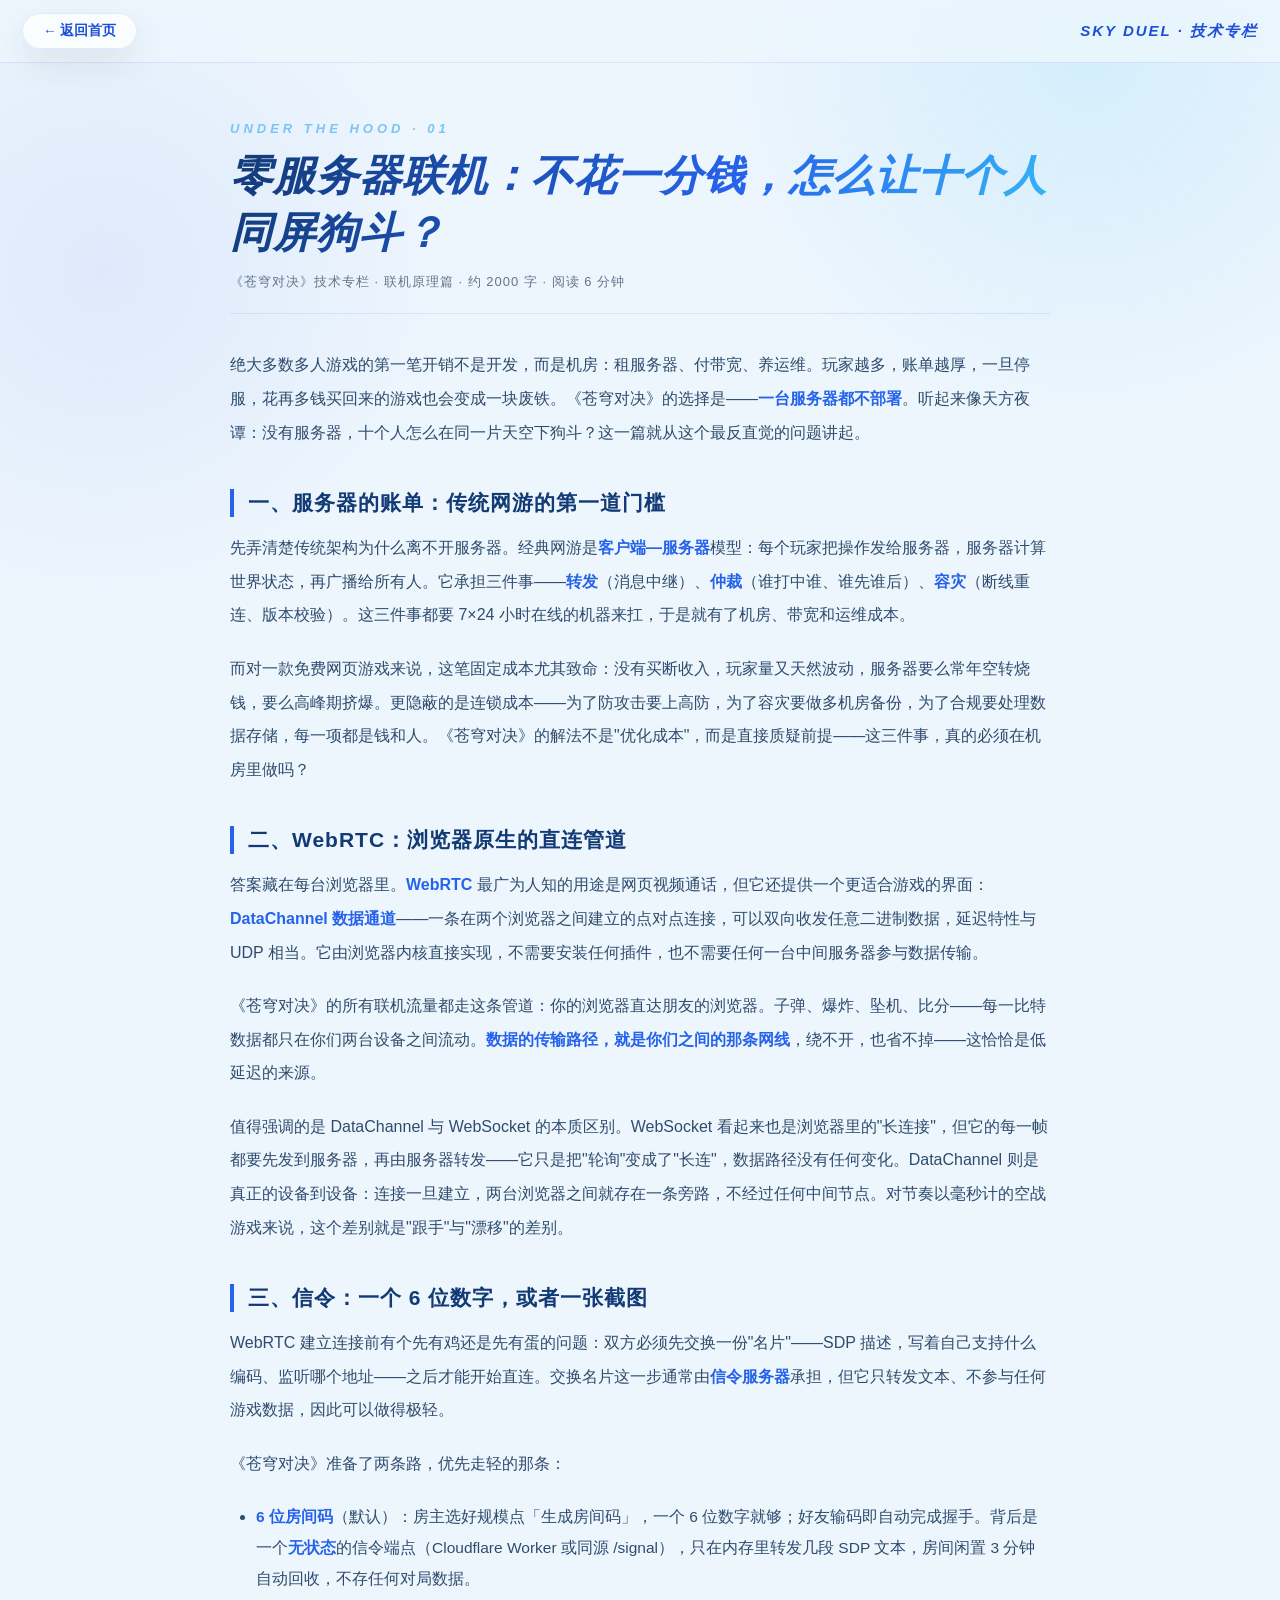
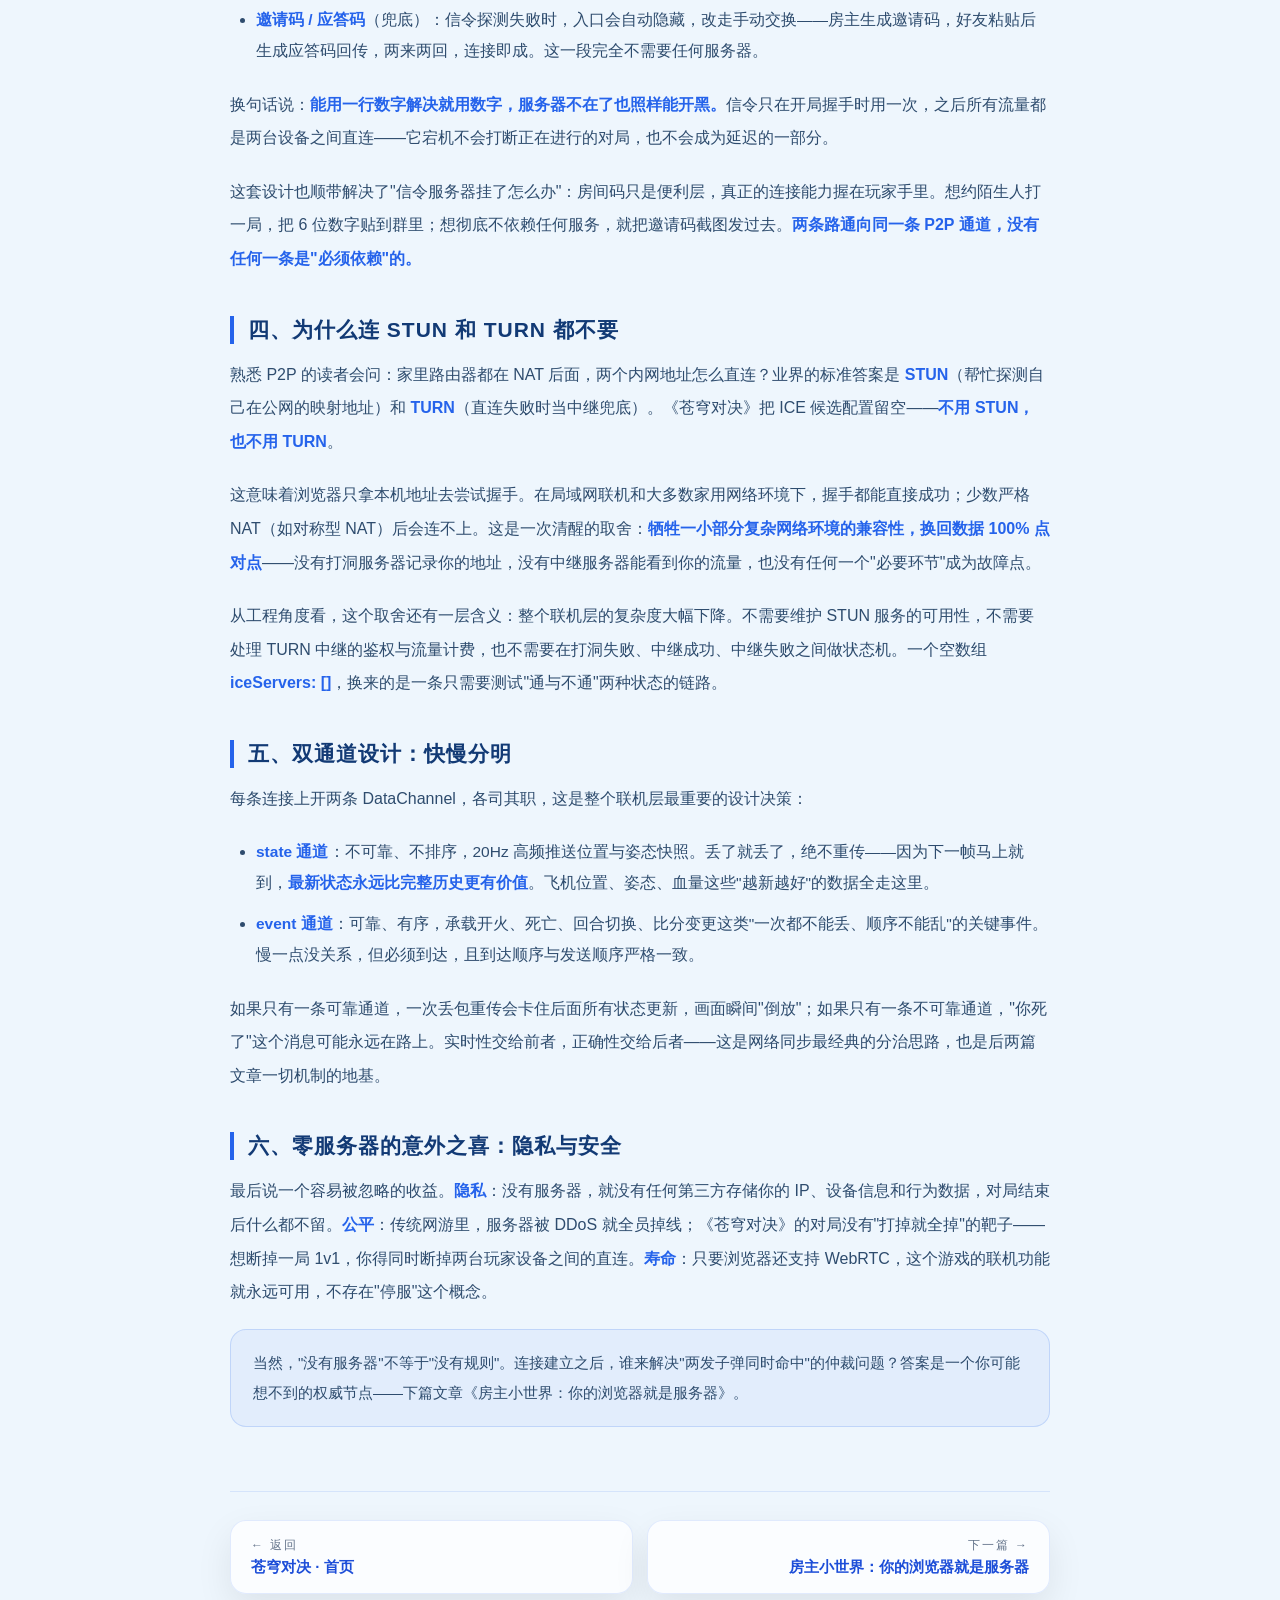
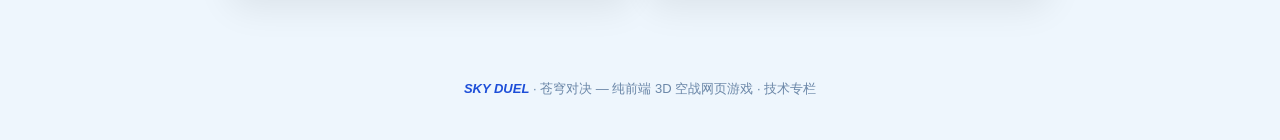
<file: articles/p2p/index.html>
<!doctype html>
<html lang="zh-CN">
<head>
<meta charset="utf-8">
<meta name="viewport" content="width=device-width,initial-scale=1,viewport-fit=cover">
<title>零服务器联机：不花一分钱，怎么让十个人同屏狗斗？ · 苍穹对决技术专栏</title>
<meta name="description" content="《苍穹对决》没有部署任何游戏服务器：解密纯 WebRTC DataChannel 点对点直连、手动信令交换、无 STUN/TURN 的取舍，以及 state/event 双通道设计。">
<meta name="keywords" content="WebRTC,DataChannel,无服务器联机,P2P游戏,信令交换,苍穹对决,Sky Duel,网络同步">
<meta name="robots" content="index,follow">
<meta name="theme-color" content="#eef6fd">
<meta property="og:type" content="article">
<meta property="og:title" content="零服务器联机：不花一分钱，怎么让十个人同屏狗斗？">
<meta property="og:description" content="解密《苍穹对决》的纯 WebRTC 点对点联机架构：手动信令、无 STUN/TURN、双通道设计。">
<meta property="og:locale" content="zh_CN">
<link rel="icon" type="image/svg+xml" href="/favicon.svg">
<link rel="canonical" href="https://game.4365754.xyz/articles/p2p/">
<meta property="og:url" content="https://game.4365754.xyz/articles/p2p/">
<meta property="og:image" content="https://game.4365754.xyz/favicon.svg">
<meta name="twitter:card" content="summary">
<script type="application/ld+json">
{
  "@context": "https://schema.org",
  "@graph": [
    {
      "@type": "BreadcrumbList",
      "itemListElement": [
        { "@type": "ListItem", "position": 1, "name": "苍穹对决", "item": "https://game.4365754.xyz/" },
        { "@type": "ListItem", "position": 2, "name": "技术专栏", "item": "https://game.4365754.xyz/#tech" },
        { "@type": "ListItem", "position": 3, "name": "零服务器联机" }
      ]
    },
    {
      "@type": "BlogPosting",
      "@id": "https://game.4365754.xyz/articles/p2p/#article",
      "headline": "零服务器联机：不花一分钱，怎么让十个人同屏狗斗？",
      "description": "解密《苍穹对决》的纯 WebRTC DataChannel 点对点直连、手动信令交换、无 STUN/TURN 的取舍，以及 state/event 双通道设计。",
      "inLanguage": "zh-CN",
      "datePublished": "2026-09-06",
      "dateModified": "2026-11-14",
      "author": { "@type": "Organization", "name": "Sky Duel", "url": "https://game.4365754.xyz/" },
      "publisher": { "@type": "Organization", "name": "Sky Duel", "url": "https://game.4365754.xyz/", "logo": { "@type": "ImageObject", "url": "https://game.4365754.xyz/favicon.svg" } },
      "mainEntityOfPage": "https://game.4365754.xyz/articles/p2p/",
      "image": "https://game.4365754.xyz/favicon.svg",
      "articleSection": "联机原理",
      "isPartOf": { "@id": "https://game.4365754.xyz/#website" },
      "about": { "@type": "VideoGame", "name": "苍穹对决", "alternateName": "Sky Duel", "url": "https://game.4365754.xyz/play/" }
    }
  ]
}
</script>
<style>
  *{margin:0;padding:0;box-sizing:border-box}
  :root{--accent:#2563eb;--sky:#38bdf8;--text:#123a75;--body:#2e4c6e;--muted:#64748b;
    --border:rgba(37,99,235,.12);--shadow:0 14px 36px rgba(0,0,0,.08)}
  html{scroll-behavior:smooth}
  body{background:#eef6fd;color:var(--text);font-family:'Noto Sans SC','PingFang SC','Microsoft YaHei',sans-serif;
    -webkit-font-smoothing:antialiased}
  body::before{content:"";position:fixed;inset:0;z-index:0;pointer-events:none;
    background:radial-gradient(circle at 85% 6%,rgba(56,189,248,.14),transparent 24rem),
      radial-gradient(circle at 8% 30%,rgba(37,99,235,.08),transparent 22rem)}
  .topbar{position:sticky;top:0;z-index:10;display:flex;justify-content:space-between;align-items:center;
    padding:13px 22px;background:rgba(238,246,253,.82);backdrop-filter:blur(14px) saturate(1.8);
    border-bottom:1px solid var(--border)}
  .back{display:inline-flex;align-items:center;gap:7px;text-decoration:none;font-size:13.5px;font-weight:bold;
    color:#1d4ed8;background:rgba(255,255,255,.75);border:1px solid var(--border);border-radius:999px;
    padding:8px 20px;box-shadow:var(--shadow);transition:transform .2s,box-shadow .2s}
  .back:hover{transform:translateY(-2px);box-shadow:0 12px 26px rgba(37,99,235,.22)}
  .brand{font-weight:900;font-style:italic;letter-spacing:2px;color:#1d4ed8;font-size:15px;text-decoration:none}
  .wrap{position:relative;z-index:1;max-width:860px;margin:0 auto;padding:58px 20px 60px}
  .kicker{font-size:13px;font-style:italic;font-weight:900;color:#7cc4f5;letter-spacing:4px}
  h1{font-size:clamp(28px,4vw,42px);font-weight:900;font-style:italic;letter-spacing:1px;line-height:1.35;margin:12px 0 12px;
    background:linear-gradient(120deg,#123a75,#2563eb 60%,#38bdf8);-webkit-background-clip:text;background-clip:text;color:transparent}
  .meta{font-size:13px;color:var(--muted);letter-spacing:1px;padding-bottom:22px;
    border-bottom:1px solid var(--border);margin-bottom:34px}
  .content h2{font-size:21px;font-weight:900;color:var(--text);margin:40px 0 14px;letter-spacing:1px;
    padding-left:14px;border-left:4px solid var(--accent)}
  .content p{font-size:16px;line-height:2.1;color:var(--body);margin:0 0 20px}
  .content b{color:var(--accent)}
  .content ul{margin:0 0 22px;padding-left:26px}
  .content li{font-size:15.5px;line-height:2;color:var(--body);margin-bottom:10px}
  .content li b{color:var(--accent)}
  .callout{background:rgba(37,99,235,.06);border:1px solid rgba(37,99,235,.18);border-radius:16px;
    padding:18px 22px;margin:0 0 22px;font-size:15px;line-height:2;color:var(--body)}
  .pager{display:flex;justify-content:space-between;gap:14px;margin-top:64px;padding-top:28px;
    border-top:1px solid var(--border);flex-wrap:wrap}
  .pager a{flex:1;min-width:220px;text-decoration:none;background:rgba(255,255,255,.75);border:1px solid var(--border);
    border-radius:16px;padding:16px 20px;box-shadow:var(--shadow);transition:transform .25s,box-shadow .25s}
  .pager a:hover{transform:translateY(-4px);box-shadow:0 18px 40px rgba(37,99,235,.2)}
  .pager .dir{font-size:12px;color:var(--muted);letter-spacing:2px}
  .pager .pt{font-weight:900;color:#1d4ed8;font-size:15px;margin-top:4px}
  .pager .next{text-align:right}
  footer{position:relative;z-index:1;text-align:center;padding:26px 20px 42px;color:#6b87a8;font-size:13px}
  footer b{font-style:italic;color:#1d4ed8}
</style>
</head>
<body>
<div class="topbar">
  <a class="back" href="/">← 返回首页</a>
  <a class="brand" href="/#tech">SKY DUEL · 技术专栏</a>
</div>
<div class="wrap">
  <div class="kicker">UNDER THE HOOD · 01</div>
  <h1>零服务器联机：不花一分钱，怎么让十个人同屏狗斗？</h1>
  <div class="meta">《苍穹对决》技术专栏 · 联机原理篇 · 约 2000 字 · 阅读 6 分钟</div>
  <div class="content">
    <p>绝大多数多人游戏的第一笔开销不是开发，而是机房：租服务器、付带宽、养运维。玩家越多，账单越厚，一旦停服，花再多钱买回来的游戏也会变成一块废铁。《苍穹对决》的选择是——<b>一台服务器都不部署</b>。听起来像天方夜谭：没有服务器，十个人怎么在同一片天空下狗斗？这一篇就从这个最反直觉的问题讲起。</p>

    <h2>一、服务器的账单：传统网游的第一道门槛</h2>
    <p>先弄清楚传统架构为什么离不开服务器。经典网游是<b>客户端—服务器</b>模型：每个玩家把操作发给服务器，服务器计算世界状态，再广播给所有人。它承担三件事——<b>转发</b>（消息中继）、<b>仲裁</b>（谁打中谁、谁先谁后）、<b>容灾</b>（断线重连、版本校验）。这三件事都要 7×24 小时在线的机器来扛，于是就有了机房、带宽和运维成本。</p>
    <p>而对一款免费网页游戏来说，这笔固定成本尤其致命：没有买断收入，玩家量又天然波动，服务器要么常年空转烧钱，要么高峰期挤爆。更隐蔽的是连锁成本——为了防攻击要上高防，为了容灾要做多机房备份，为了合规要处理数据存储，每一项都是钱和人。《苍穹对决》的解法不是"优化成本"，而是直接质疑前提——这三件事，真的必须在机房里做吗？</p>

    <h2>二、WebRTC：浏览器原生的直连管道</h2>
    <p>答案藏在每台浏览器里。<b>WebRTC</b> 最广为人知的用途是网页视频通话，但它还提供一个更适合游戏的界面：<b>DataChannel 数据通道</b>——一条在两个浏览器之间建立的点对点连接，可以双向收发任意二进制数据，延迟特性与 UDP 相当。它由浏览器内核直接实现，不需要安装任何插件，也不需要任何一台中间服务器参与数据传输。</p>
    <p>《苍穹对决》的所有联机流量都走这条管道：你的浏览器直达朋友的浏览器。子弹、爆炸、坠机、比分——每一比特数据都只在你们两台设备之间流动。<b>数据的传输路径，就是你们之间的那条网线</b>，绕不开，也省不掉——这恰恰是低延迟的来源。</p>
    <p>值得强调的是 DataChannel 与 WebSocket 的本质区别。WebSocket 看起来也是浏览器里的"长连接"，但它的每一帧都要先发到服务器，再由服务器转发——它只是把"轮询"变成了"长连"，数据路径没有任何变化。DataChannel 则是真正的设备到设备：连接一旦建立，两台浏览器之间就存在一条旁路，不经过任何中间节点。对节奏以毫秒计的空战游戏来说，这个差别就是"跟手"与"漂移"的差别。</p>

    <h2>三、信令：一个 6 位数字，或者一张截图</h2>
    <p>WebRTC 建立连接前有个先有鸡还是先有蛋的问题：双方必须先交换一份"名片"——SDP 描述，写着自己支持什么编码、监听哪个地址——之后才能开始直连。交换名片这一步通常由<b>信令服务器</b>承担，但它只转发文本、不参与任何游戏数据，因此可以做得极轻。</p>
    <p>《苍穹对决》准备了两条路，优先走轻的那条：</p>
    <ul>
      <li><b>6 位房间码</b>（默认）：房主选好规模点「生成房间码」，一个 6 位数字就够；好友输码即自动完成握手。背后是一个<b>无状态</b>的信令端点（Cloudflare Worker 或同源 /signal），只在内存里转发几段 SDP 文本，房间闲置 3 分钟自动回收，不存任何对局数据。</li>
      <li><b>邀请码 / 应答码</b>（兜底）：信令探测失败时，入口会自动隐藏，改走手动交换——房主生成邀请码，好友粘贴后生成应答码回传，两来两回，连接即成。这一段完全不需要任何服务器。</li>
    </ul>
    <p>换句话说：<b>能用一行数字解决就用数字，服务器不在了也照样能开黑。</b>信令只在开局握手时用一次，之后所有流量都是两台设备之间直连——它宕机不会打断正在进行的对局，也不会成为延迟的一部分。</p>
    <p>这套设计也顺带解决了"信令服务器挂了怎么办"：房间码只是便利层，真正的连接能力握在玩家手里。想约陌生人打一局，把 6 位数字贴到群里；想彻底不依赖任何服务，就把邀请码截图发过去。<b>两条路通向同一条 P2P 通道，没有任何一条是"必须依赖"的。</b></p>

    <h2>四、为什么连 STUN 和 TURN 都不要</h2>
    <p>熟悉 P2P 的读者会问：家里路由器都在 NAT 后面，两个内网地址怎么直连？业界的标准答案是 <b>STUN</b>（帮忙探测自己在公网的映射地址）和 <b>TURN</b>（直连失败时当中继兜底）。《苍穹对决》把 ICE 候选配置留空——<b>不用 STUN，也不用 TURN</b>。</p>
    <p>这意味着浏览器只拿本机地址去尝试握手。在局域网联机和大多数家用网络环境下，握手都能直接成功；少数严格 NAT（如对称型 NAT）后会连不上。这是一次清醒的取舍：<b>牺牲一小部分复杂网络环境的兼容性，换回数据 100% 点对点</b>——没有打洞服务器记录你的地址，没有中继服务器能看到你的流量，也没有任何一个"必要环节"成为故障点。</p>
    <p>从工程角度看，这个取舍还有一层含义：整个联机层的复杂度大幅下降。不需要维护 STUN 服务的可用性，不需要处理 TURN 中继的鉴权与流量计费，也不需要在打洞失败、中继成功、中继失败之间做状态机。一个空数组 <b>iceServers: []</b>，换来的是一条只需要测试"通与不通"两种状态的链路。</p>

    <h2>五、双通道设计：快慢分明</h2>
    <p>每条连接上开两条 DataChannel，各司其职，这是整个联机层最重要的设计决策：</p>
    <ul>
      <li><b>state 通道</b>：不可靠、不排序，20Hz 高频推送位置与姿态快照。丢了就丢了，绝不重传——因为下一帧马上就到，<b>最新状态永远比完整历史更有价值</b>。飞机位置、姿态、血量这些"越新越好"的数据全走这里。</li>
      <li><b>event 通道</b>：可靠、有序，承载开火、死亡、回合切换、比分变更这类"一次都不能丢、顺序不能乱"的关键事件。慢一点没关系，但必须到达，且到达顺序与发送顺序严格一致。</li>
    </ul>
    <p>如果只有一条可靠通道，一次丢包重传会卡住后面所有状态更新，画面瞬间"倒放"；如果只有一条不可靠通道，"你死了"这个消息可能永远在路上。实时性交给前者，正确性交给后者——这是网络同步最经典的分治思路，也是后两篇文章一切机制的地基。</p>

    <h2>六、零服务器的意外之喜：隐私与安全</h2>
    <p>最后说一个容易被忽略的收益。<b>隐私</b>：没有服务器，就没有任何第三方存储你的 IP、设备信息和行为数据，对局结束后什么都不留。<b>公平</b>：传统网游里，服务器被 DDoS 就全员掉线；《苍穹对决》的对局没有"打掉就全掉"的靶子——想断掉一局 1v1，你得同时断掉两台玩家设备之间的直连。<b>寿命</b>：只要浏览器还支持 WebRTC，这个游戏的联机功能就永远可用，不存在"停服"这个概念。</p>
    <div class="callout">当然，"没有服务器"不等于"没有规则"。连接建立之后，谁来解决"两发子弹同时命中"的仲裁问题？答案是一个你可能想不到的权威节点——下篇文章《房主小世界：你的浏览器就是服务器》。</div>
  </div>
  <div class="pager">
    <a href="/" class="prev"><div class="dir">← 返回</div><div class="pt">苍穹对决 · 首页</div></a>
    <a href="/articles/host-world/" class="next"><div class="dir">下一篇 →</div><div class="pt">房主小世界：你的浏览器就是服务器</div></a>
  </div>
</div>
<footer><b>SKY DUEL</b> · 苍穹对决 — 纯前端 3D 空战网页游戏 · 技术专栏</footer>
</body>
</html>
</file>
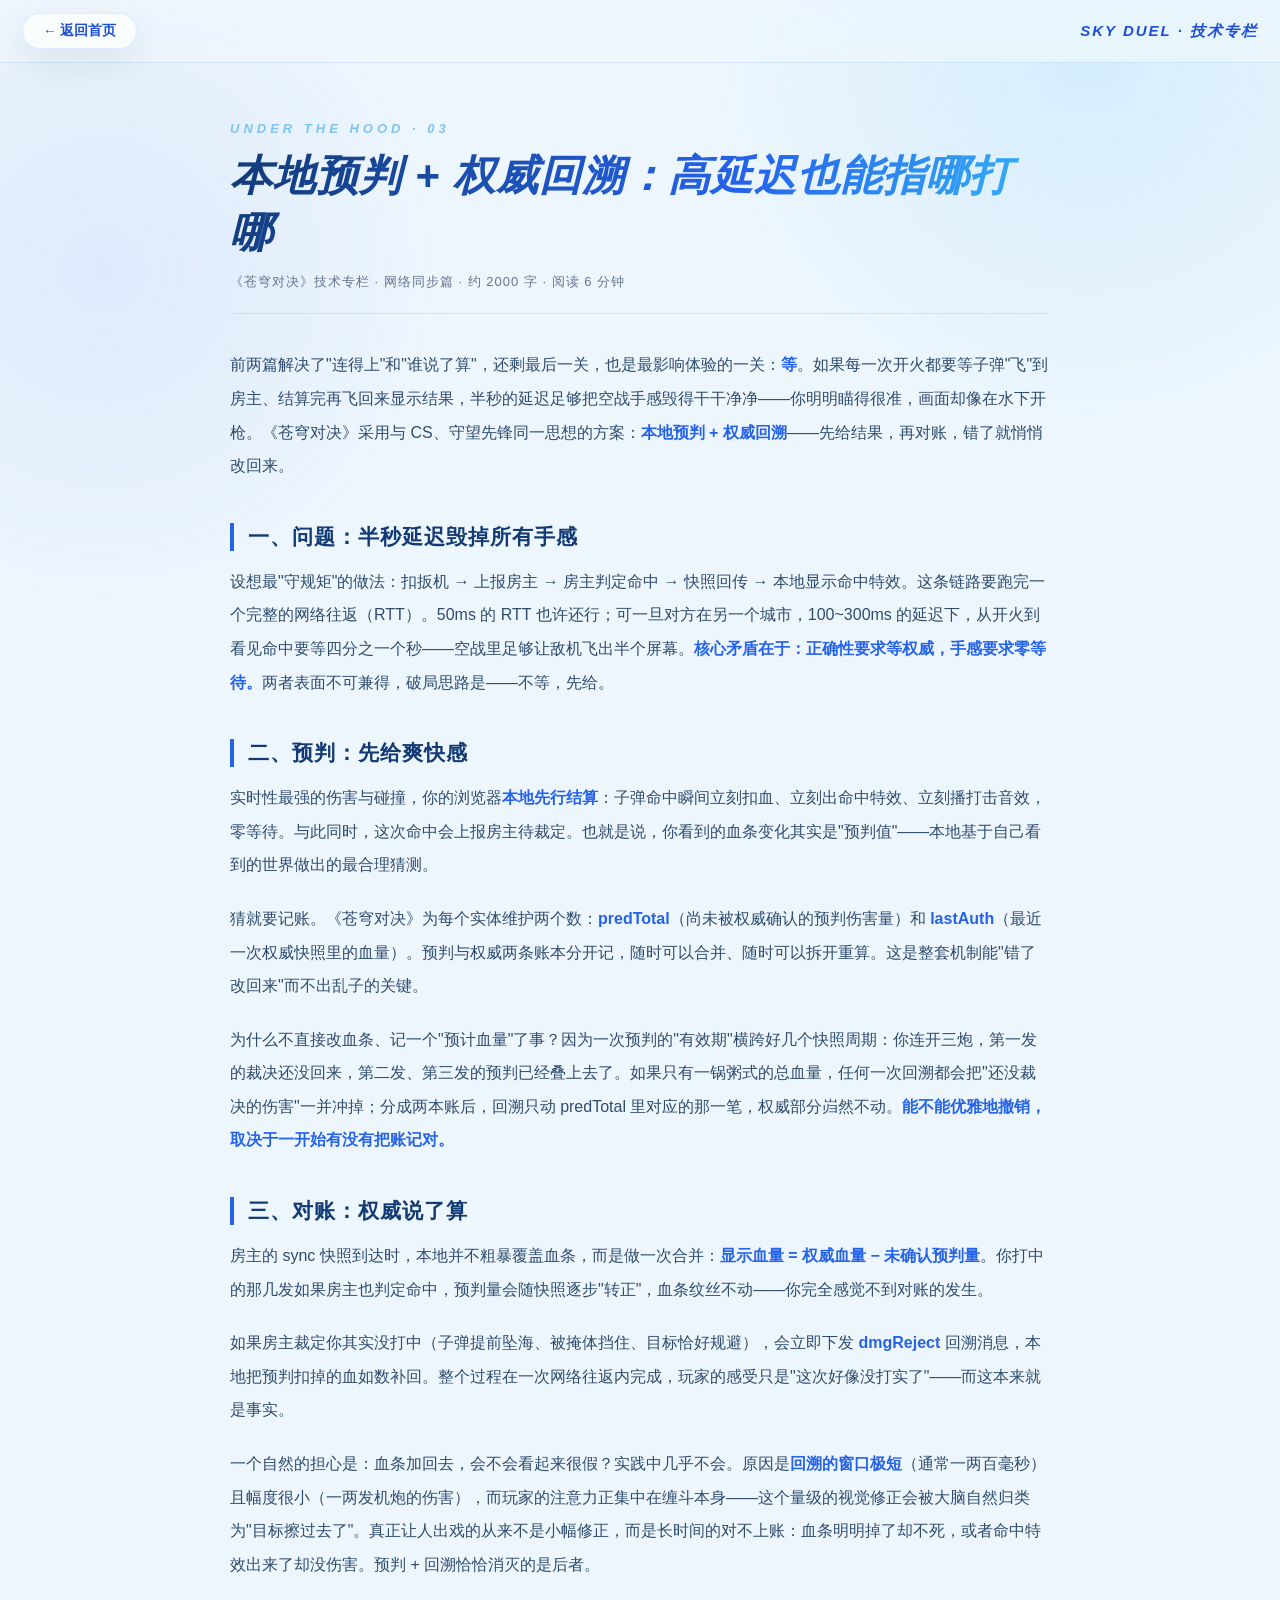
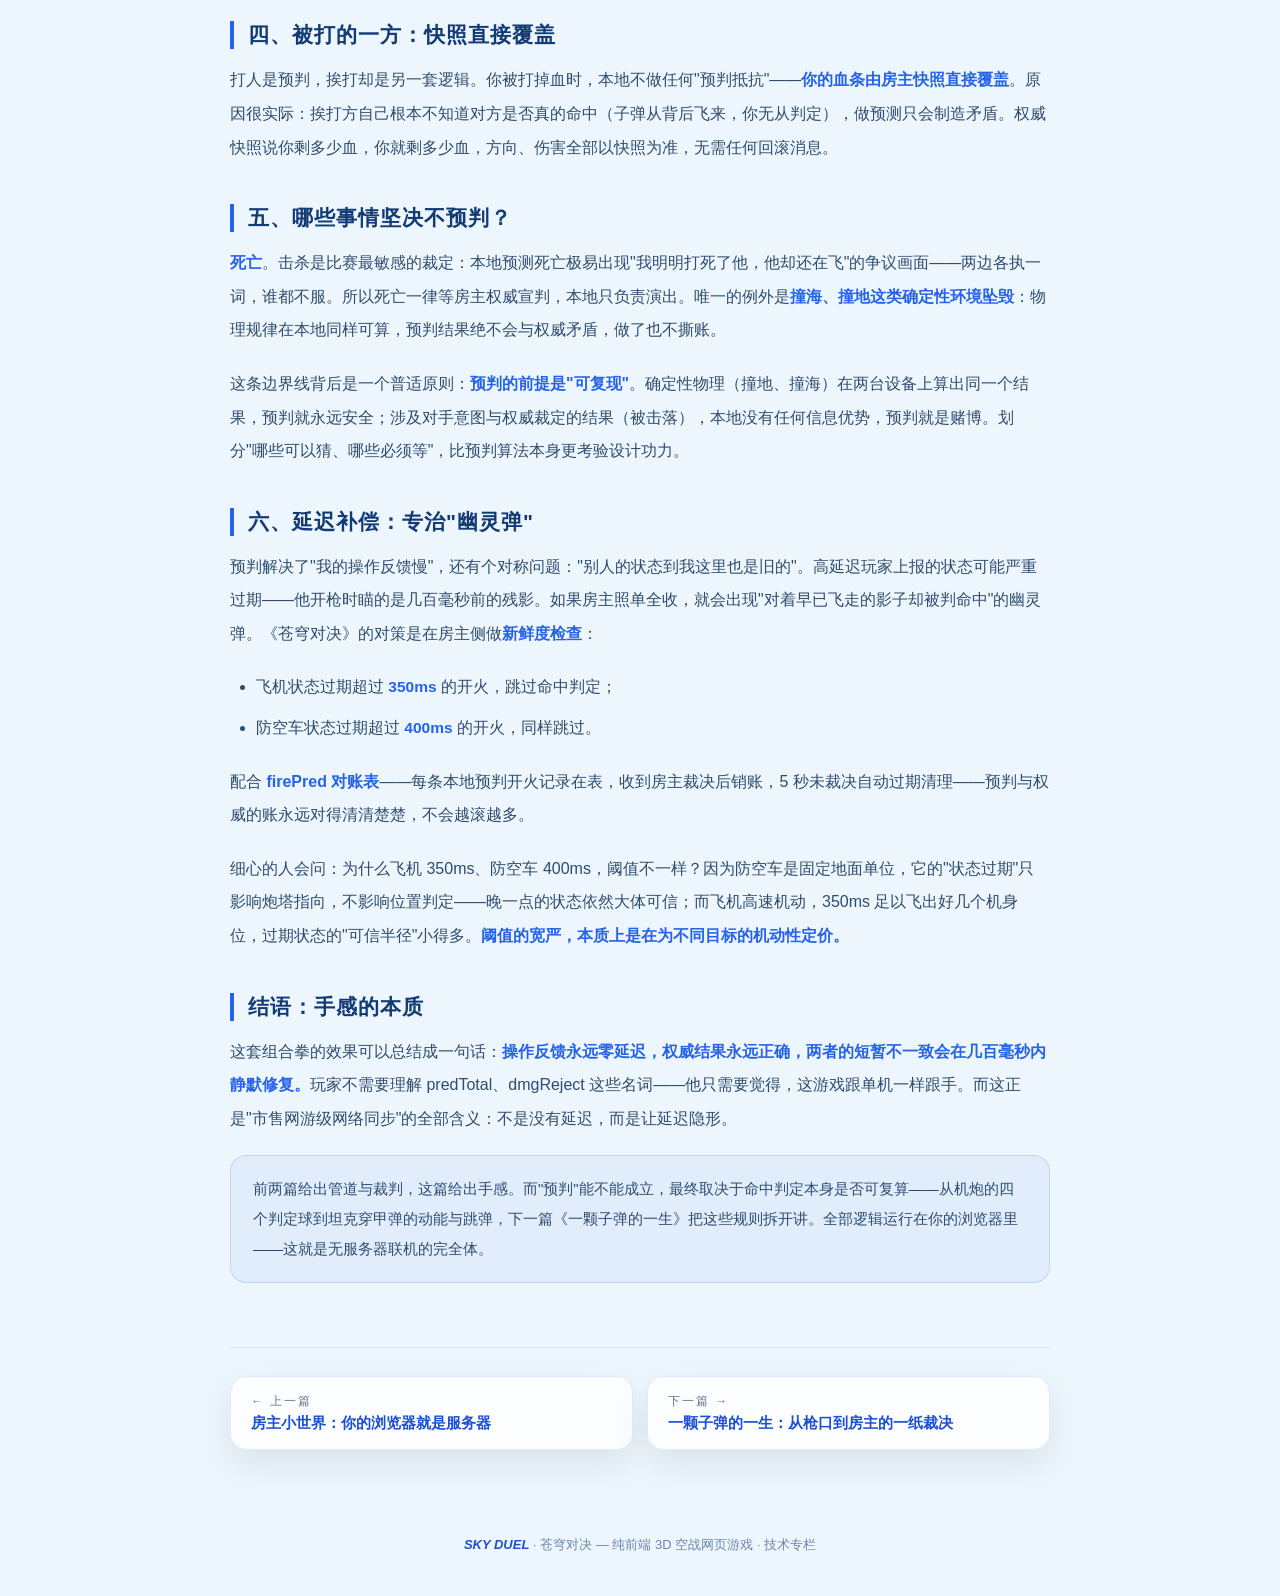
<file: articles/prediction/index.html>
<!doctype html>
<html lang="zh-CN">
<head>
<meta charset="utf-8">
<meta name="viewport" content="width=device-width,initial-scale=1,viewport-fit=cover">
<title>本地预判 + 权威回溯：高延迟也能指哪打哪 · 苍穹对决技术专栏</title>
<meta name="description" content="解密《苍穹对决》市售网游级手感的核心：本地预判即时反馈、predTotal/lastAuth 双账本对账、dmgReject 权威回溯、350/400ms 延迟补偿专治幽灵弹。">
<meta name="keywords" content="本地预判,客户端预测,权威回溯,延迟补偿,网络同步,服务器回滚,苍穹对决,Sky Duel">
<meta name="robots" content="index,follow">
<meta name="theme-color" content="#eef6fd">
<meta property="og:type" content="article">
<meta property="og:title" content="本地预判 + 权威回溯：高延迟也能指哪打哪">
<meta property="og:description" content="市售网游手感的核心机密：本地预判即时反馈、权威快照对账回滚，延迟补偿专治幽灵弹。">
<meta property="og:locale" content="zh_CN">
<link rel="icon" type="image/svg+xml" href="/favicon.svg">
<link rel="canonical" href="https://game.4365754.xyz/articles/prediction/">
<meta property="og:url" content="https://game.4365754.xyz/articles/prediction/">
<meta property="og:image" content="https://game.4365754.xyz/favicon.svg">
<meta name="twitter:card" content="summary">
<script type="application/ld+json">
{
  "@context": "https://schema.org",
  "@graph": [
    {
      "@type": "BreadcrumbList",
      "itemListElement": [
        {
          "@type": "ListItem",
          "position": 1,
          "name": "苍穹对决",
          "item": "https://game.4365754.xyz/"
        },
        {
          "@type": "ListItem",
          "position": 2,
          "name": "技术专栏",
          "item": "https://game.4365754.xyz/#tech"
        },
        {
          "@type": "ListItem",
          "position": 3,
          "name": "本地预判 + 权威回溯"
        }
      ]
    },
    {
      "@type": "BlogPosting",
      "@id": "https://game.4365754.xyz/articles/prediction/#article",
      "headline": "本地预判 + 权威回溯",
      "description": "解密《苍穹对决》市售网游级手感的核心：本地预判即时反馈、predTotal/lastAuth 双账本对账、dmgReject 权威回溯、350/400ms 延迟补偿专治幽灵弹。",
      "inLanguage": "zh-CN",
      "datePublished": "2026-09-06",
      "dateModified": "2026-11-14",
      "author": {
        "@type": "Organization",
        "name": "Sky Duel",
        "url": "https://game.4365754.xyz/"
      },
      "publisher": {
        "@type": "Organization",
        "name": "Sky Duel",
        "url": "https://game.4365754.xyz/",
        "logo": {
          "@type": "ImageObject",
          "url": "https://game.4365754.xyz/favicon.svg"
        }
      },
      "mainEntityOfPage": "https://game.4365754.xyz/articles/prediction/",
      "image": "https://game.4365754.xyz/favicon.svg",
      "articleSection": "网络同步",
      "isPartOf": {
        "@id": "https://game.4365754.xyz/#website"
      },
      "about": {
        "@type": "VideoGame",
        "name": "苍穹对决",
        "alternateName": "Sky Duel",
        "url": "https://game.4365754.xyz/play/"
      }
    }
  ]
}
</script>
<style>
  *{margin:0;padding:0;box-sizing:border-box}
  :root{--accent:#2563eb;--sky:#38bdf8;--text:#123a75;--body:#2e4c6e;--muted:#64748b;
    --border:rgba(37,99,235,.12);--shadow:0 14px 36px rgba(0,0,0,.08)}
  html{scroll-behavior:smooth}
  body{background:#eef6fd;color:var(--text);font-family:'Noto Sans SC','PingFang SC','Microsoft YaHei',sans-serif;
    -webkit-font-smoothing:antialiased}
  body::before{content:"";position:fixed;inset:0;z-index:0;pointer-events:none;
    background:radial-gradient(circle at 85% 6%,rgba(56,189,248,.14),transparent 24rem),
      radial-gradient(circle at 8% 30%,rgba(37,99,235,.08),transparent 22rem)}
  .topbar{position:sticky;top:0;z-index:10;display:flex;justify-content:space-between;align-items:center;
    padding:13px 22px;background:rgba(238,246,253,.82);backdrop-filter:blur(14px) saturate(1.8);
    border-bottom:1px solid var(--border)}
  .back{display:inline-flex;align-items:center;gap:7px;text-decoration:none;font-size:13.5px;font-weight:bold;
    color:#1d4ed8;background:rgba(255,255,255,.75);border:1px solid var(--border);border-radius:999px;
    padding:8px 20px;box-shadow:var(--shadow);transition:transform .2s,box-shadow .2s}
  .back:hover{transform:translateY(-2px);box-shadow:0 12px 26px rgba(37,99,235,.22)}
  .brand{font-weight:900;font-style:italic;letter-spacing:2px;color:#1d4ed8;font-size:15px;text-decoration:none}
  .wrap{position:relative;z-index:1;max-width:860px;margin:0 auto;padding:58px 20px 60px}
  .kicker{font-size:13px;font-style:italic;font-weight:900;color:#7cc4f5;letter-spacing:4px}
  h1{font-size:clamp(28px,4vw,42px);font-weight:900;font-style:italic;letter-spacing:1px;line-height:1.35;margin:12px 0 12px;
    background:linear-gradient(120deg,#123a75,#2563eb 60%,#38bdf8);-webkit-background-clip:text;background-clip:text;color:transparent}
  .meta{font-size:13px;color:var(--muted);letter-spacing:1px;padding-bottom:22px;
    border-bottom:1px solid var(--border);margin-bottom:34px}
  .content h2{font-size:21px;font-weight:900;color:var(--text);margin:40px 0 14px;letter-spacing:1px;
    padding-left:14px;border-left:4px solid var(--accent)}
  .content p{font-size:16px;line-height:2.1;color:var(--body);margin:0 0 20px}
  .content b{color:var(--accent)}
  .content ul{margin:0 0 22px;padding-left:26px}
  .content li{font-size:15.5px;line-height:2;color:var(--body);margin-bottom:10px}
  .content li b{color:var(--accent)}
  .callout{background:rgba(37,99,235,.06);border:1px solid rgba(37,99,235,.18);border-radius:16px;
    padding:18px 22px;margin:0 0 22px;font-size:15px;line-height:2;color:var(--body)}
  .pager{display:flex;justify-content:space-between;gap:14px;margin-top:64px;padding-top:28px;
    border-top:1px solid var(--border);flex-wrap:wrap}
  .pager a{flex:1;min-width:220px;text-decoration:none;background:rgba(255,255,255,.75);border:1px solid var(--border);
    border-radius:16px;padding:16px 20px;box-shadow:var(--shadow);transition:transform .25s,box-shadow .25s}
  .pager a:hover{transform:translateY(-4px);box-shadow:0 18px 40px rgba(37,99,235,.2)}
  .pager .dir{font-size:12px;color:var(--muted);letter-spacing:2px}
  .pager .pt{font-weight:900;color:#1d4ed8;font-size:15px;margin-top:4px}
  footer{position:relative;z-index:1;text-align:center;padding:26px 20px 42px;color:#6b87a8;font-size:13px}
  footer b{font-style:italic;color:#1d4ed8}
  @media (max-width:640px){.pager .next{display:none}.pager a{flex:none;width:100%}}
</style>
</head>
<body>
<div class="topbar">
  <a class="back" href="/">← 返回首页</a>
  <a class="brand" href="/#tech">SKY DUEL · 技术专栏</a>
</div>
<div class="wrap">
  <div class="kicker">UNDER THE HOOD · 03</div>
  <h1>本地预判 + 权威回溯：高延迟也能指哪打哪</h1>
  <div class="meta">《苍穹对决》技术专栏 · 网络同步篇 · 约 2000 字 · 阅读 6 分钟</div>
  <div class="content">
    <p>前两篇解决了"连得上"和"谁说了算"，还剩最后一关，也是最影响体验的一关：<b>等</b>。如果每一次开火都要等子弹"飞"到房主、结算完再飞回来显示结果，半秒的延迟足够把空战手感毁得干干净净——你明明瞄得很准，画面却像在水下开枪。《苍穹对决》采用与 CS、守望先锋同一思想的方案：<b>本地预判 + 权威回溯</b>——先给结果，再对账，错了就悄悄改回来。</p>

    <h2>一、问题：半秒延迟毁掉所有手感</h2>
    <p>设想最"守规矩"的做法：扣扳机 → 上报房主 → 房主判定命中 → 快照回传 → 本地显示命中特效。这条链路要跑完一个完整的网络往返（RTT）。50ms 的 RTT 也许还行；可一旦对方在另一个城市，100~300ms 的延迟下，从开火到看见命中要等四分之一个秒——空战里足够让敌机飞出半个屏幕。<b>核心矛盾在于：正确性要求等权威，手感要求零等待。</b>两者表面不可兼得，破局思路是——不等，先给。</p>

    <h2>二、预判：先给爽快感</h2>
    <p>实时性最强的伤害与碰撞，你的浏览器<b>本地先行结算</b>：子弹命中瞬间立刻扣血、立刻出命中特效、立刻播打击音效，零等待。与此同时，这次命中会上报房主待裁定。也就是说，你看到的血条变化其实是"预判值"——本地基于自己看到的世界做出的最合理猜测。</p>
    <p>猜就要记账。《苍穹对决》为每个实体维护两个数：<b>predTotal</b>（尚未被权威确认的预判伤害量）和 <b>lastAuth</b>（最近一次权威快照里的血量）。预判与权威两条账本分开记，随时可以合并、随时可以拆开重算。这是整套机制能"错了改回来"而不出乱子的关键。</p>
    <p>为什么不直接改血条、记一个"预计血量"了事？因为一次预判的"有效期"横跨好几个快照周期：你连开三炮，第一发的裁决还没回来，第二发、第三发的预判已经叠上去了。如果只有一锅粥式的总血量，任何一次回溯都会把"还没裁决的伤害"一并冲掉；分成两本账后，回溯只动 predTotal 里对应的那一笔，权威部分岿然不动。<b>能不能优雅地撤销，取决于一开始有没有把账记对。</b></p>

    <h2>三、对账：权威说了算</h2>
    <p>房主的 sync 快照到达时，本地并不粗暴覆盖血条，而是做一次合并：<b>显示血量 = 权威血量 − 未确认预判量</b>。你打中的那几发如果房主也判定命中，预判量会随快照逐步"转正"，血条纹丝不动——你完全感觉不到对账的发生。</p>
    <p>如果房主裁定你其实没打中（子弹提前坠海、被掩体挡住、目标恰好规避），会立即下发 <b>dmgReject</b> 回溯消息，本地把预判扣掉的血如数补回。整个过程在一次网络往返内完成，玩家的感受只是"这次好像没打实了"——而这本来就是事实。</p>
    <p>一个自然的担心是：血条加回去，会不会看起来很假？实践中几乎不会。原因是<b>回溯的窗口极短</b>（通常一两百毫秒）且幅度很小（一两发机炮的伤害），而玩家的注意力正集中在缠斗本身——这个量级的视觉修正会被大脑自然归类为"目标擦过去了"。真正让人出戏的从来不是小幅修正，而是长时间的对不上账：血条明明掉了却不死，或者命中特效出来了却没伤害。预判 + 回溯恰恰消灭的是后者。</p>

    <h2>四、被打的一方：快照直接覆盖</h2>
    <p>打人是预判，挨打却是另一套逻辑。你被打掉血时，本地不做任何"预判抵抗"——<b>你的血条由房主快照直接覆盖</b>。原因很实际：挨打方自己根本不知道对方是否真的命中（子弹从背后飞来，你无从判定），做预测只会制造矛盾。权威快照说你剩多少血，你就剩多少血，方向、伤害全部以快照为准，无需任何回滚消息。</p>

    <h2>五、哪些事情坚决不预判？</h2>
    <p><b>死亡</b>。击杀是比赛最敏感的裁定：本地预测死亡极易出现"我明明打死了他，他却还在飞"的争议画面——两边各执一词，谁都不服。所以死亡一律等房主权威宣判，本地只负责演出。唯一的例外是<b>撞海、撞地这类确定性环境坠毁</b>：物理规律在本地同样可算，预判结果绝不会与权威矛盾，做了也不撕账。</p>
    <p>这条边界线背后是一个普适原则：<b>预判的前提是"可复现"</b>。确定性物理（撞地、撞海）在两台设备上算出同一个结果，预判就永远安全；涉及对手意图与权威裁定的结果（被击落），本地没有任何信息优势，预判就是赌博。划分"哪些可以猜、哪些必须等"，比预判算法本身更考验设计功力。</p>

    <h2>六、延迟补偿：专治"幽灵弹"</h2>
    <p>预判解决了"我的操作反馈慢"，还有个对称问题："别人的状态到我这里也是旧的"。高延迟玩家上报的状态可能严重过期——他开枪时瞄的是几百毫秒前的残影。如果房主照单全收，就会出现"对着早已飞走的影子却被判命中"的幽灵弹。《苍穹对决》的对策是在房主侧做<b>新鲜度检查</b>：</p>
    <ul>
      <li>飞机状态过期超过 <b>350ms</b> 的开火，跳过命中判定；</li>
      <li>防空车状态过期超过 <b>400ms</b> 的开火，同样跳过。</li>
    </ul>
    <p>配合 <b>firePred 对账表</b>——每条本地预判开火记录在表，收到房主裁决后销账，5 秒未裁决自动过期清理——预判与权威的账永远对得清清楚楚，不会越滚越多。</p>
    <p>细心的人会问：为什么飞机 350ms、防空车 400ms，阈值不一样？因为防空车是固定地面单位，它的"状态过期"只影响炮塔指向，不影响位置判定——晚一点的状态依然大体可信；而飞机高速机动，350ms 足以飞出好几个机身位，过期状态的"可信半径"小得多。<b>阈值的宽严，本质上是在为不同目标的机动性定价。</b></p>

    <h2>结语：手感的本质</h2>
    <p>这套组合拳的效果可以总结成一句话：<b>操作反馈永远零延迟，权威结果永远正确，两者的短暂不一致会在几百毫秒内静默修复。</b>玩家不需要理解 predTotal、dmgReject 这些名词——他只需要觉得，这游戏跟单机一样跟手。而这正是"市售网游级网络同步"的全部含义：不是没有延迟，而是让延迟隐形。</p>
    <div class="callout">前两篇给出管道与裁判，这篇给出手感。而"预判"能不能成立，最终取决于命中判定本身是否可复算——从机炮的四个判定球到坦克穿甲弹的动能与跳弹，下一篇《一颗子弹的一生》把这些规则拆开讲。全部逻辑运行在你的浏览器里——这就是无服务器联机的完全体。</div>
  </div>
  <div class="pager">
    <a href="/articles/host-world/" class="prev"><div class="dir">← 上一篇</div><div class="pt">房主小世界：你的浏览器就是服务器</div></a>
    <a href="/articles/ballistics/" class="next"><div class="dir">下一篇 →</div><div class="pt">一颗子弹的一生：从枪口到房主的一纸裁决</div></a>
  </div>
</div>
<footer><b>SKY DUEL</b> · 苍穹对决 — 纯前端 3D 空战网页游戏 · 技术专栏</footer>
</body>
</html>
</file>
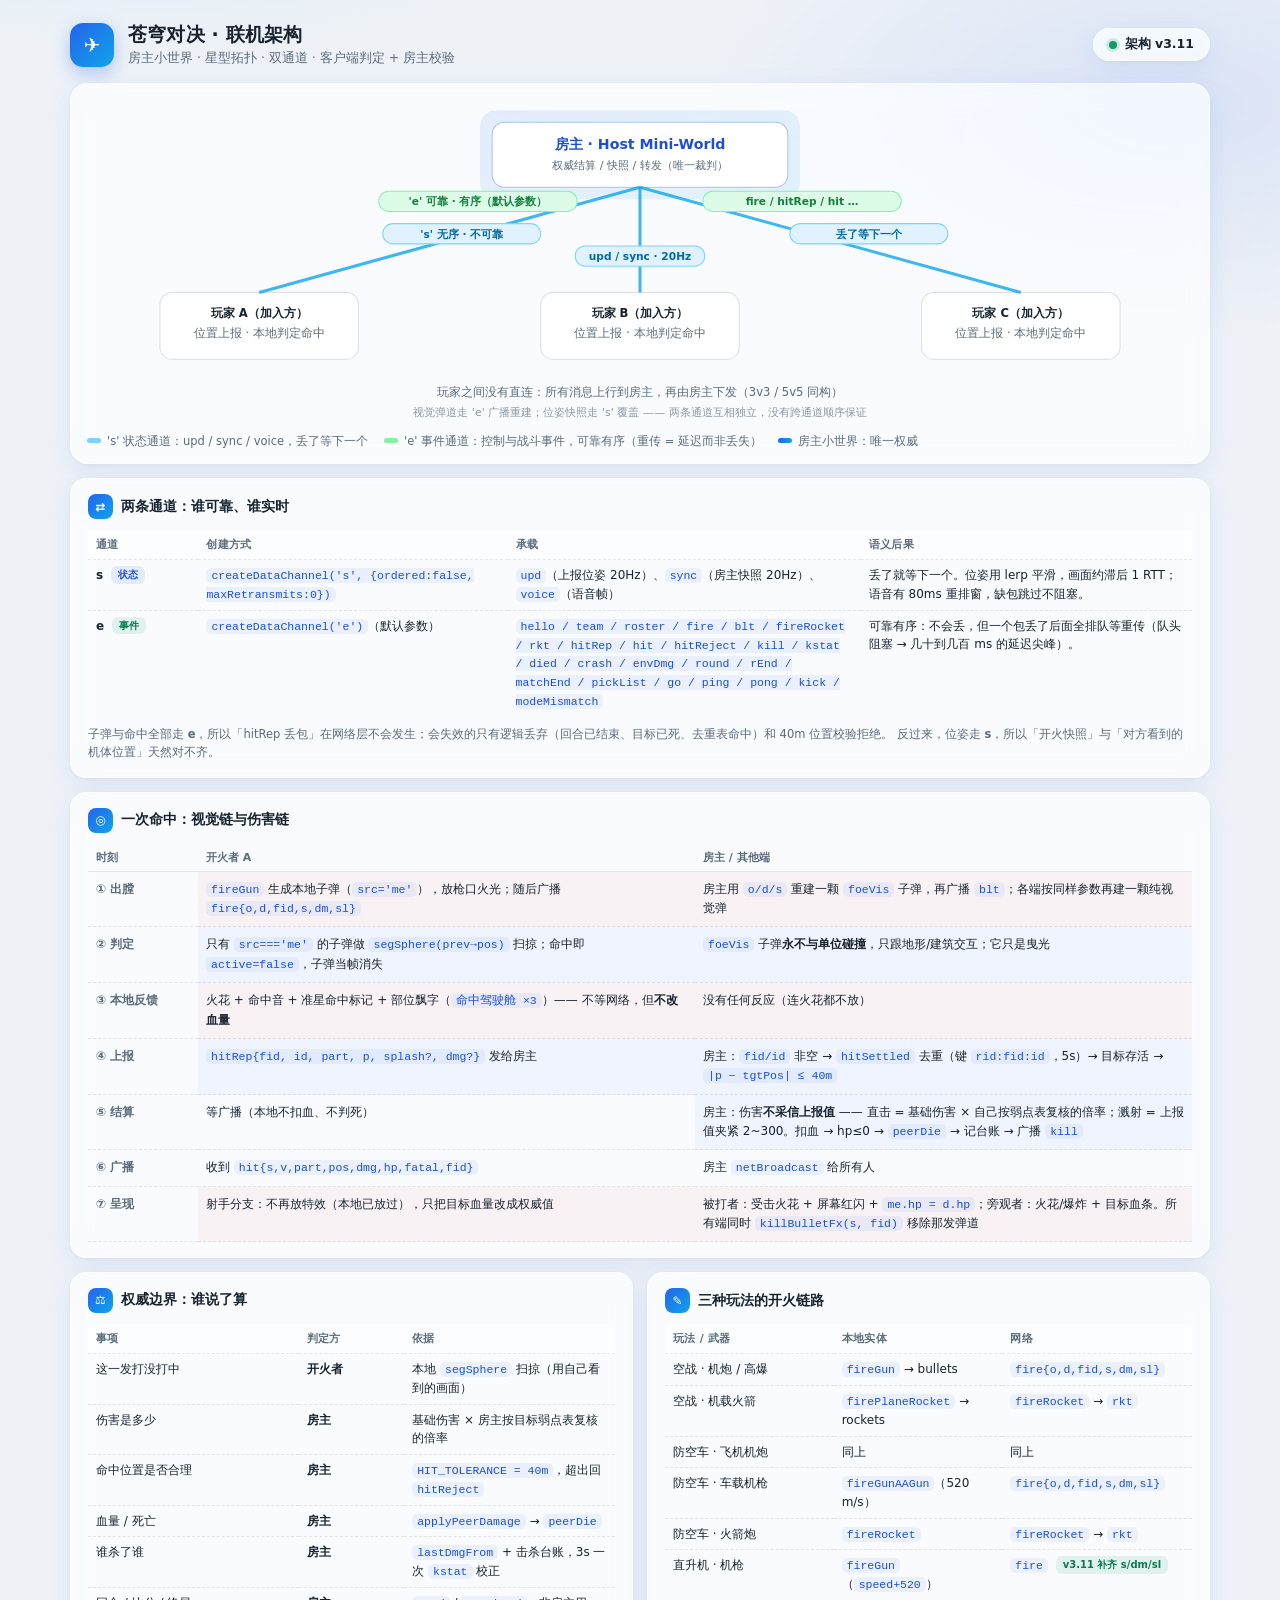
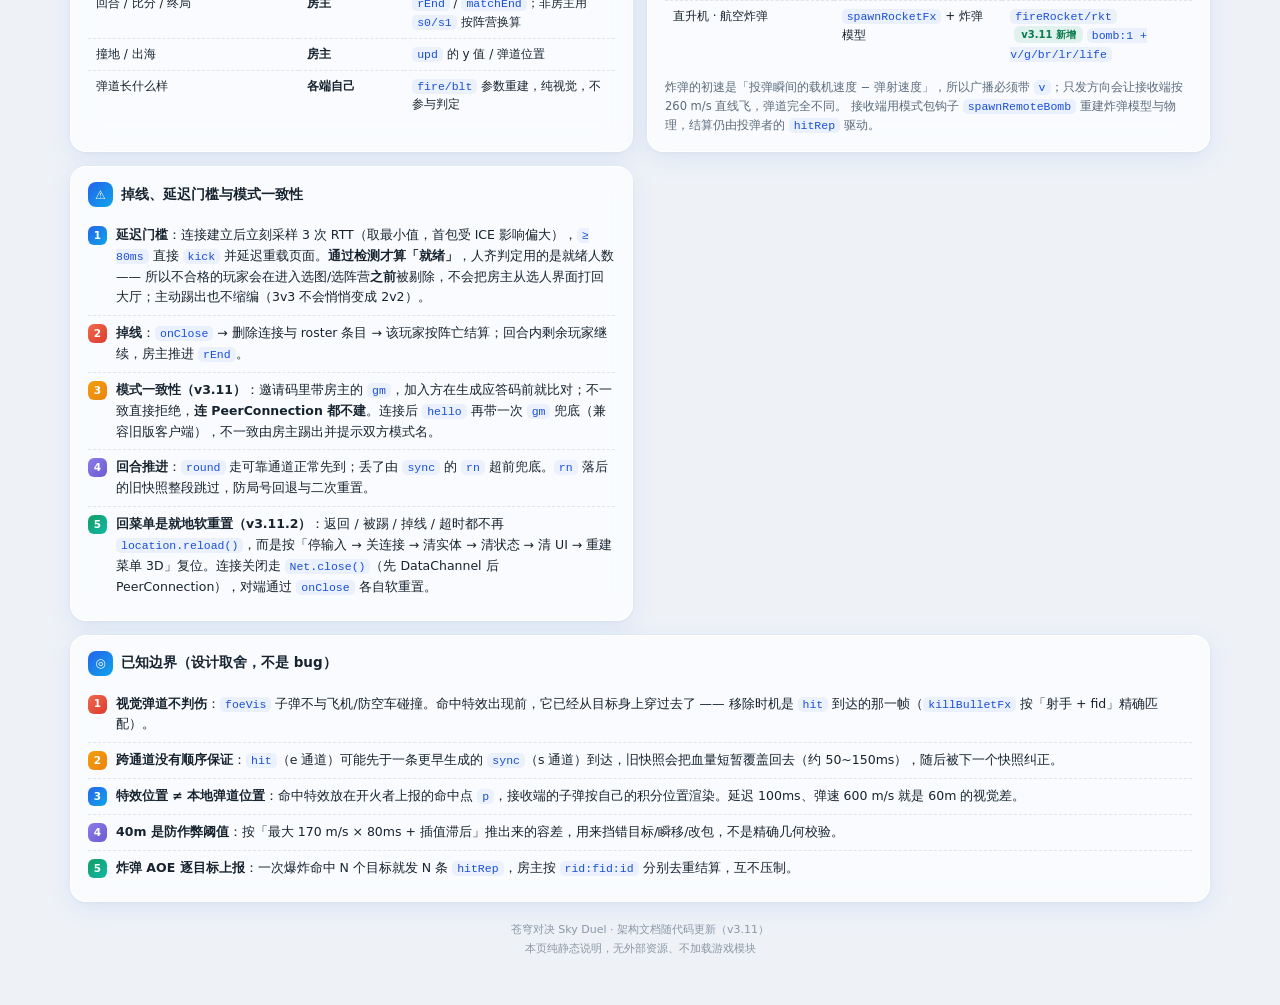
<file: host-mini-world-arch.html>
<!DOCTYPE html>
<html lang="zh-CN">
<head>
<meta charset="UTF-8">
<meta name="viewport" content="width=device-width, initial-scale=1.0">
<title>苍穹对决 · 联机架构（房主小世界 v3）</title>
<style>
  :root {
    --bg: #eef2f7;
    --ink: #16232f;
    --ink2: #5a6b7c;
    --ink3: #8a97a5;
    --line: rgba(22,35,47,.10);
    --blue: #2563eb;
    --cyan: #0ea5e9;
    --green: #0f9d63;
    --amber: #c2740b;
    --red: #dc3b2f;
    --violet: #6d5bd0;
    --glass: rgba(255,255,255,.70);
    --shadow: 0 6px 26px rgba(37,99,235,.09), 0 1px 4px rgba(22,35,47,.05);
  }
  * { margin:0; padding:0; box-sizing:border-box; }
  body {
    font-family: "Noto Sans SC","PingFang SC","Microsoft YaHei",system-ui,sans-serif;
    background:
      radial-gradient(900px 420px at 12% -8%, rgba(14,165,233,.13), transparent 62%),
      radial-gradient(820px 400px at 92% 4%, rgba(37,99,235,.10), transparent 58%),
      var(--bg);
    color: var(--ink);
    padding: 22px clamp(12px,3vw,38px) 56px;
    -webkit-font-smoothing: antialiased;
  }
  .wrap { max-width: 1140px; margin: 0 auto; }

  .top { display:flex; align-items:center; gap:14px; flex-wrap:wrap; margin-bottom:16px; }
  .logo {
    width:44px; height:44px; border-radius:13px; flex:none;
    background:linear-gradient(135deg,#2563eb,#0ea5e9);
    display:flex; align-items:center; justify-content:center;
    color:#fff; font-size:20px; box-shadow:0 6px 18px rgba(37,99,235,.32);
  }
  .top h1 { font-size:19px; font-weight:800; letter-spacing:.2px; }
  .top p { font-size:12.5px; color:var(--ink2); margin-top:2px; }
  .ver {
    margin-left:auto; display:flex; align-items:center; gap:8px;
    background:var(--glass); border:1px solid rgba(255,255,255,.92);
    -webkit-backdrop-filter:blur(12px) saturate(1.6); backdrop-filter:blur(12px) saturate(1.6);
    border-radius:999px; padding:7px 15px; font-size:12.5px; font-weight:700; box-shadow:var(--shadow);
  }
  .ver i { width:8px; height:8px; border-radius:50%; background:var(--green); box-shadow:0 0 0 3px rgba(15,157,99,.16); }

  .card {
    background:var(--glass); border:1px solid rgba(255,255,255,.92);
    -webkit-backdrop-filter:blur(14px) saturate(1.7); backdrop-filter:blur(14px) saturate(1.7);
    border-radius:16px; padding:15px 17px; box-shadow:var(--shadow);
  }
  .card h2 { font-size:13.5px; font-weight:800; display:flex; align-items:center; gap:8px; margin-bottom:11px; }
  .card h2 .ic {
    width:25px; height:25px; border-radius:8px; flex:none; font-size:12px; color:#fff;
    display:flex; align-items:center; justify-content:center;
    background:linear-gradient(135deg,#2563eb,#0ea5e9);
  }
  .ic.g { background:linear-gradient(135deg,#0f9d63,#14b8a6); }
  .ic.a { background:linear-gradient(135deg,#f59e0b,#ea8312); }
  .ic.r { background:linear-gradient(135deg,#ef6a4c,#dc3b2f); }
  .ic.v { background:linear-gradient(135deg,#8b7bea,#6d5bd0); }

  .stage {
    background:var(--glass); border:1px solid rgba(255,255,255,.92);
    -webkit-backdrop-filter:blur(14px) saturate(1.7); backdrop-filter:blur(14px) saturate(1.7);
    border-radius:18px; padding:10px 12px 4px; box-shadow:var(--shadow); margin-bottom:14px;
  }
  .stage svg { display:block; width:100%; height:auto; }
  .legend { display:flex; flex-wrap:wrap; gap:6px 16px; padding:6px 4px 10px; font-size:11.5px; color:var(--ink2); }
  .legend span.sw { display:inline-block; width:14px; height:5px; border-radius:3px; margin-right:6px; vertical-align:2px; }

  .grid { display:grid; grid-template-columns:repeat(2, minmax(0,1fr)); gap:14px; }
  .grid .wide { grid-column:1 / -1; }
  @media (max-width: 860px) { .grid { grid-template-columns:1fr; } }

  table { width:100%; border-collapse:collapse; font-size:12px; }
  th, td { text-align:left; padding:6px 8px; border-bottom:1px dashed var(--line); vertical-align:top; line-height:1.55; }
  th { font-size:11px; font-weight:800; color:var(--ink2); letter-spacing:.3px; background:rgba(255,255,255,.5); }
  tr:last-child td { border-bottom:none; }
  td b { font-weight:700; }
  code {
    font-family: ui-monospace, SFMono-Regular, Menlo, Consolas, monospace;
    font-size:11.5px; background:rgba(37,99,235,.07); color:#1b4fd8;
    padding:1px 5px; border-radius:5px;
  }
  .muted { color:var(--ink2); }
  .tag {
    display:inline-block; font-size:10px; font-weight:700; padding:1px 7px;
    border-radius:6px; margin-left:4px; vertical-align:1px; white-space:nowrap;
  }
  .tag.b { background:rgba(37,99,235,.10); color:#1b4fd8; }
  .tag.g { background:rgba(15,157,99,.10); color:#0b7a4c; }
  .tag.a { background:rgba(194,116,11,.12); color:#96600a; }
  .tag.r { background:rgba(220,59,47,.10); color:#b93125; }
  .tag.v { background:rgba(109,91,208,.12); color:#5a49bd; }

  .flow { display:grid; grid-template-columns:110px 1fr 1fr; font-size:12px; }
  .flow .h { font-size:11px; font-weight:800; color:var(--ink2); padding:6px 8px; border-bottom:1px solid var(--line); }
  .flow .c { padding:8px; border-bottom:1px dashed var(--line); line-height:1.6; }
  .flow .c.t { font-weight:700; color:var(--ink2); }
  .flow .c.vis { background:rgba(220,59,47,.045); }
  .flow .c.dmg { background:rgba(37,99,235,.045); }
  @media (max-width: 860px) { .flow { grid-template-columns:1fr; } .flow .h { display:none; } }

  ul { list-style:none; }
  ul li { font-size:12.5px; line-height:1.65; padding:7px 0; border-bottom:1px dashed var(--line); display:flex; gap:9px; }
  ul li:last-child { border-bottom:none; }
  ul li .n {
    flex:none; width:19px; height:19px; border-radius:6px; font-size:10.5px; font-weight:800;
    display:flex; align-items:center; justify-content:center; color:#fff;
    background:linear-gradient(135deg,#2563eb,#0ea5e9); margin-top:1px;
  }
  ul li .n.g { background:linear-gradient(135deg,#0f9d63,#14b8a6); }
  ul li .n.a { background:linear-gradient(135deg,#f59e0b,#ea8312); }
  ul li .n.r { background:linear-gradient(135deg,#ef6a4c,#dc3b2f); }
  ul li .n.v { background:linear-gradient(135deg,#8b7bea,#6d5bd0); }

  .foot { text-align:center; font-size:11px; color:var(--ink3); margin-top:18px; line-height:1.8; }
  @media (prefers-reduced-motion: reduce) { * { transition:none !important; animation:none !important; } }
</style>
</head>
<body>
<div class="wrap">

  <div class="top">
    <div class="logo">✈</div>
    <div>
      <h1>苍穹对决 · 联机架构</h1>
      <p>房主小世界 · 星型拓扑 · 双通道 · 客户端判定 + 房主校验</p>
    </div>
    <div class="ver"><i></i>架构 v3.11</div>
  </div>

  <div class="stage">
    <svg viewBox="0 0 1100 330" role="img" aria-label="星型拓扑：所有玩家只与房主直连，两条数据通道">
      <defs>
        <linearGradient id="hostG" x1="0" y1="0" x2="1" y2="1">
          <stop offset="0" stop-color="#2563eb"/><stop offset="1" stop-color="#0ea5e9"/>
        </linearGradient>
      </defs>

      <rect x="392" y="16" width="316" height="88" rx="16" fill="url(#hostG)" opacity=".10"/>
      <rect x="404" y="28" width="292" height="64" rx="12" fill="#fff" stroke="rgba(37,99,235,.35)" stroke-width="1"/>
      <text x="550" y="54" text-anchor="middle" font-size="14" font-weight="800" fill="#1b4fd8">房主 · Host Mini-World</text>
      <text x="550" y="74" text-anchor="middle" font-size="11" fill="#5a6b7c">权威结算 / 快照 / 转发（唯一裁判）</text>

      <g font-size="11.5" fill="#16232f">
        <rect x="76" y="196" width="196" height="66" rx="12" fill="#fff" stroke="rgba(22,35,47,.14)" stroke-width="1"/>
        <text x="174" y="220" text-anchor="middle" font-weight="700">玩家 A（加入方）</text>
        <text x="174" y="240" text-anchor="middle" fill="#5a6b7c">位置上报 · 本地判定命中</text>

        <rect x="452" y="196" width="196" height="66" rx="12" fill="#fff" stroke="rgba(22,35,47,.14)" stroke-width="1"/>
        <text x="550" y="220" text-anchor="middle" font-weight="700">玩家 B（加入方）</text>
        <text x="550" y="240" text-anchor="middle" fill="#5a6b7c">位置上报 · 本地判定命中</text>

        <rect x="828" y="196" width="196" height="66" rx="12" fill="#fff" stroke="rgba(22,35,47,.14)" stroke-width="1"/>
        <text x="926" y="220" text-anchor="middle" font-weight="700">玩家 C（加入方）</text>
        <text x="926" y="240" text-anchor="middle" fill="#5a6b7c">位置上报 · 本地判定命中</text>
      </g>

      <path d="M550 92 L174 196" stroke="#0ea5e9" stroke-width="3" fill="none" opacity=".8"/>
      <path d="M550 92 L550 196" stroke="#0ea5e9" stroke-width="3" fill="none" opacity=".8"/>
      <path d="M550 92 L926 196" stroke="#0ea5e9" stroke-width="3" fill="none" opacity=".8"/>

      <g font-size="10.5" font-weight="700">
        <rect x="296" y="128" width="156" height="20" rx="10" fill="#e0f2fe" stroke="#7dd3fc" stroke-width="1"/>
        <text x="374" y="142" text-anchor="middle" fill="#0369a1">'s' 无序 · 不可靠</text>
        <rect x="486" y="150" width="128" height="20" rx="10" fill="#e0f2fe" stroke="#7dd3fc" stroke-width="1"/>
        <text x="550" y="164" text-anchor="middle" fill="#0369a1">upd / sync · 20Hz</text>
        <rect x="698" y="128" width="156" height="20" rx="10" fill="#e0f2fe" stroke="#7dd3fc" stroke-width="1"/>
        <text x="776" y="142" text-anchor="middle" fill="#0369a1">丢了等下一个</text>

        <rect x="292" y="96" width="196" height="20" rx="10" fill="#dcfce7" stroke="#86efac" stroke-width="1"/>
        <text x="390" y="110" text-anchor="middle" fill="#15803d">'e' 可靠 · 有序（默认参数）</text>
        <rect x="612" y="96" width="196" height="20" rx="10" fill="#dcfce7" stroke="#86efac" stroke-width="1"/>
        <text x="710" y="110" text-anchor="middle" fill="#15803d">fire / hitRep / hit …</text>
      </g>

      <text x="550" y="298" text-anchor="middle" font-size="11.5" fill="#5a6b7c">
        玩家之间没有直连：所有消息上行到房主，再由房主下发（3v3 / 5v5 同构）
      </text>
      <text x="550" y="318" text-anchor="middle" font-size="11" fill="#8a97a5">
        视觉弹道走 'e' 广播重建；位姿快照走 's' 覆盖 —— 两条通道互相独立，没有跨通道顺序保证
      </text>
    </svg>
    <div class="legend">
      <div><span class="sw" style="background:#7dd3fc"></span>'s' 状态通道：upd / sync / voice，丢了等下一个</div>
      <div><span class="sw" style="background:#86efac"></span>'e' 事件通道：控制与战斗事件，可靠有序（重传 = 延迟而非丢失）</div>
      <div><span class="sw" style="background:linear-gradient(90deg,#2563eb,#0ea5e9)"></span>房主小世界：唯一权威</div>
    </div>
  </div>

  <div class="grid">

    <div class="card wide">
      <h2><span class="ic">⇄</span>两条通道：谁可靠、谁实时</h2>
      <table>
        <tr><th style="width:10%">通道</th><th style="width:28%">创建方式</th><th style="width:32%">承载</th><th>语义后果</th></tr>
        <tr>
          <td><b>s</b> <span class="tag b">状态</span></td>
          <td><code>createDataChannel('s', {ordered:false, maxRetransmits:0})</code></td>
          <td><code>upd</code>（上报位姿 20Hz）、<code>sync</code>（房主快照 20Hz）、<code>voice</code>（语音帧）</td>
          <td>丢了就等下一个。位姿用 lerp 平滑，画面约滞后 1 RTT；语音有 80ms 重排窗，缺包跳过不阻塞。</td>
        </tr>
        <tr>
          <td><b>e</b> <span class="tag g">事件</span></td>
          <td><code>createDataChannel('e')</code>（默认参数）</td>
          <td><code>hello / team / roster / fire / blt / fireRocket / rkt / hitRep / hit / hitReject / kill / kstat / died / crash / envDmg / round / rEnd / matchEnd / pickList / go / ping / pong / kick / modeMismatch</code></td>
          <td>可靠有序：不会丢，但一个包丢了后面全排队等重传（队头阻塞 → 几十到几百 ms 的延迟尖峰）。</td>
        </tr>
      </table>
      <p class="muted" style="font-size:11.5px;margin-top:8px;line-height:1.6">
        子弹与命中全部走 <b>e</b>，所以「hitRep 丢包」在网络层不会发生；会失效的只有逻辑丢弃（回合已结束、目标已死、去重表命中）和 40m 位置校验拒绝。
        反过来，位姿走 <b>s</b>，所以「开火快照」与「对方看到的机体位置」天然对不齐。
      </p>
    </div>

    <div class="card wide">
      <h2><span class="ic g">◎</span>一次命中：视觉链与伤害链</h2>
      <div class="flow">
        <div class="h">时刻</div><div class="h">开火者 A</div><div class="h">房主 / 其他端</div>

        <div class="c t">① 出膛</div>
        <div class="c vis"><code>fireGun</code> 生成本地子弹（<code>src='me'</code>），放枪口火光；随后广播 <code>fire{o,d,fid,s,dm,sl}</code></div>
        <div class="c vis">房主用 <code>o/d/s</code> 重建一颗 <code>foeVis</code> 子弹，再广播 <code>blt</code>；各端按同样参数再建一颗纯视觉弹</div>

        <div class="c t">② 判定</div>
        <div class="c dmg">只有 <code>src==='me'</code> 的子弹做 <code>segSphere(prev→pos)</code> 扫掠；命中即 <code>active=false</code>，子弹当帧消失</div>
        <div class="c dmg"><code>foeVis</code> 子弹<b>永不与单位碰撞</b>，只跟地形/建筑交互；它只是曳光</div>

        <div class="c t">③ 本地反馈</div>
        <div class="c vis">火花 + 命中音 + 准星命中标记 + 部位飘字（<code>命中驾驶舱 ×3</code>）—— 不等网络，但<b>不改血量</b></div>
        <div class="c vis">没有任何反应（连火花都不放）</div>

        <div class="c t">④ 上报</div>
        <div class="c dmg"><code>hitRep{fid, id, part, p, splash?, dmg?}</code> 发给房主</div>
        <div class="c dmg">房主：<code>fid/id</code> 非空 → <code>hitSettled</code> 去重（键 <code>rid:fid:id</code>，5s）→ 目标存活 → <code>|p − tgtPos| ≤ 40m</code></div>

        <div class="c t">⑤ 结算</div>
        <div class="c">等广播（本地不扣血、不判死）</div>
        <div class="c dmg">房主：伤害<b>不采信上报值</b> —— 直击 = 基础伤害 × 自己按弱点表复核的倍率；溅射 = 上报值夹紧 2~300。扣血 → hp≤0 → <code>peerDie</code> → 记台账 → 广播 <code>kill</code></div>

        <div class="c t">⑥ 广播</div>
        <div class="c">收到 <code>hit{s,v,part,pos,dmg,hp,fatal,fid}</code></div>
        <div class="c">房主 <code>netBroadcast</code> 给所有人</div>

        <div class="c t">⑦ 呈现</div>
        <div class="c vis">射手分支：不再放特效（本地已放过），只把目标血量改成权威值</div>
        <div class="c vis">被打者：受击火花 + 屏幕红闪 + <code>me.hp = d.hp</code>；旁观者：火花/爆炸 + 目标血条。所有端同时 <code>killBulletFx(s, fid)</code> 移除那发弹道</div>
      </div>
    </div>

    <div class="card">
      <h2><span class="ic v">⚖</span>权威边界：谁说了算</h2>
      <table>
        <tr><th style="width:40%">事项</th><th style="width:20%">判定方</th><th>依据</th></tr>
        <tr><td>这一发打没打中</td><td><b>开火者</b></td><td>本地 <code>segSphere</code> 扫掠（用自己看到的画面）</td></tr>
        <tr><td>伤害是多少</td><td><b>房主</b></td><td>基础伤害 × 房主按目标弱点表复核的倍率</td></tr>
        <tr><td>命中位置是否合理</td><td><b>房主</b></td><td><code>HIT_TOLERANCE = 40m</code>，超出回 <code>hitReject</code></td></tr>
        <tr><td>血量 / 死亡</td><td><b>房主</b></td><td><code>applyPeerDamage</code> → <code>peerDie</code></td></tr>
        <tr><td>谁杀了谁</td><td><b>房主</b></td><td><code>lastDmgFrom</code> + 击杀台账，3s 一次 <code>kstat</code> 校正</td></tr>
        <tr><td>回合 / 比分 / 终局</td><td><b>房主</b></td><td><code>rEnd</code> / <code>matchEnd</code>；非房主用 <code>s0/s1</code> 按阵营换算</td></tr>
        <tr><td>撞地 / 出海</td><td><b>房主</b></td><td><code>upd</code> 的 y 值 / 弹道位置</td></tr>
        <tr><td>弹道长什么样</td><td><b>各端自己</b></td><td><code>fire/blt</code> 参数重建，纯视觉，不参与判定</td></tr>
      </table>
    </div>

    <div class="card">
      <h2><span class="ic a">✎</span>三种玩法的开火链路</h2>
      <table>
        <tr><th style="width:32%">玩法 / 武器</th><th style="width:32%">本地实体</th><th>网络</th></tr>
        <tr><td>空战 · 机炮 / 高爆</td><td><code>fireGun</code> → bullets</td><td><code>fire{o,d,fid,s,dm,sl}</code></td></tr>
        <tr><td>空战 · 机载火箭</td><td><code>firePlaneRocket</code> → rockets</td><td><code>fireRocket</code> → <code>rkt</code></td></tr>
        <tr><td>防空车 · 飞机机炮</td><td>同上</td><td>同上</td></tr>
        <tr><td>防空车 · 车载机枪</td><td><code>fireGunAAGun</code>（520 m/s）</td><td><code>fire{o,d,fid,s,dm,sl}</code></td></tr>
        <tr><td>防空车 · 火箭炮</td><td><code>fireRocket</code></td><td><code>fireRocket</code> → <code>rkt</code></td></tr>
        <tr><td>直升机 · 机枪</td><td><code>fireGun</code>（<code>speed+520</code>）</td><td><code>fire</code> <span class="tag g">v3.11 补齐 s/dm/sl</span></td></tr>
        <tr><td>直升机 · 航空炸弹</td><td><code>spawnRocketFx</code> + 炸弹模型</td><td><code>fireRocket/rkt</code> <span class="tag g">v3.11 新增</span> <code>bomb:1 + v/g/br/lr/life</code></td></tr>
      </table>
      <p class="muted" style="font-size:11.5px;margin-top:8px;line-height:1.6">
        炸弹的初速是「投弹瞬间的载机速度 − 弹射速度」，所以广播必须带 <code>v</code>；只发方向会让接收端按 260 m/s 直线飞，弹道完全不同。
        接收端用模式包钩子 <code>spawnRemoteBomb</code> 重建炸弹模型与物理，结算仍由投弹者的 <code>hitRep</code> 驱动。
      </p>
    </div>

    <div class="card">
      <h2><span class="ic r">⚠</span>掉线、延迟门槛与模式一致性</h2>
      <ul>
        <li><span class="n">1</span><div><b>延迟门槛</b>：连接建立后立刻采样 3 次 RTT（取最小值，首包受 ICE 影响偏大），<code>≥ 80ms</code> 直接 <code>kick</code> 并延迟重载页面。<b>通过检测才算「就绪」</b>，人齐判定用的是就绪人数 —— 所以不合格的玩家会在进入选图/选阵营<b>之前</b>被剔除，不会把房主从选人界面打回大厅；主动踢出也不缩编（3v3 不会悄悄变成 2v2）。</div></li>
        <li><span class="n r">2</span><div><b>掉线</b>：<code>onClose</code> → 删除连接与 roster 条目 → 该玩家按阵亡结算；回合内剩余玩家继续，房主推进 <code>rEnd</code>。</div></li>
        <li><span class="n a">3</span><div><b>模式一致性（v3.11）</b>：邀请码里带房主的 <code>gm</code>，加入方在生成应答码前就比对；不一致直接拒绝，<b>连 PeerConnection 都不建</b>。连接后 <code>hello</code> 再带一次 <code>gm</code> 兜底（兼容旧版客户端），不一致由房主踢出并提示双方模式名。</div></li>
        <li><span class="n v">4</span><div><b>回合推进</b>：<code>round</code> 走可靠通道正常先到；丢了由 <code>sync</code> 的 <code>rn</code> 超前兜底。<code>rn</code> 落后的旧快照整段跳过，防局号回退与二次重置。</div></li>
        <li><span class="n g">5</span><div><b>回菜单是就地软重置（v3.11.2）</b>：返回 / 被踢 / 掉线 / 超时都不再 <code>location.reload()</code>，而是按「停输入 → 关连接 → 清实体 → 清状态 → 清 UI → 重建菜单 3D」复位。连接关闭走 <code>Net.close()</code>（先 DataChannel 后 PeerConnection），对端通过 <code>onClose</code> 各自软重置。</div></li>
      </ul>
    </div>

    <div class="card wide">
      <h2><span class="ic">◎</span>已知边界（设计取舍，不是 bug）</h2>
      <ul>
        <li><span class="n r">1</span><div><b>视觉弹道不判伤</b>：<code>foeVis</code> 子弹不与飞机/防空车碰撞。命中特效出现前，它已经从目标身上穿过去了 —— 移除时机是 <code>hit</code> 到达的那一帧（<code>killBulletFx</code> 按「射手 + fid」精确匹配）。</div></li>
        <li><span class="n a">2</span><div><b>跨通道没有顺序保证</b>：<code>hit</code>（e 通道）可能先于一条更早生成的 <code>sync</code>（s 通道）到达，旧快照会把血量短暂覆盖回去（约 50~150ms），随后被下一个快照纠正。</div></li>
        <li><span class="n">3</span><div><b>特效位置 ≠ 本地弹道位置</b>：命中特效放在开火者上报的命中点 <code>p</code>，接收端的子弹按自己的积分位置渲染。延迟 100ms、弹速 600 m/s 就是 60m 的视觉差。</div></li>
        <li><span class="n v">4</span><div><b>40m 是防作弊阈值</b>：按「最大 170 m/s × 80ms + 插值滞后」推出来的容差，用来挡错目标/瞬移/改包，不是精确几何校验。</div></li>
        <li><span class="n g">5</span><div><b>炸弹 AOE 逐目标上报</b>：一次爆炸命中 N 个目标就发 N 条 <code>hitRep</code>，房主按 <code>rid:fid:id</code> 分别去重结算，互不压制。</div></li>
      </ul>
    </div>

  </div>

  <div class="foot">
    苍穹对决 Sky Duel · 架构文档随代码更新（v3.11）<br>
    本页纯静态说明，无外部资源、不加载游戏模块
  </div>

</div>
<script>
  // ?static：静态模式（截图 / iframe 嵌入时关闭阴影与动效，避免首帧闪烁）
  if (/[?&]static\b/.test(location.search)) {
    document.documentElement.style.setProperty('--shadow', 'none');
    document.body.style.background = '#eef2f7';
  }
</script>
</body>
</html>
</file>
